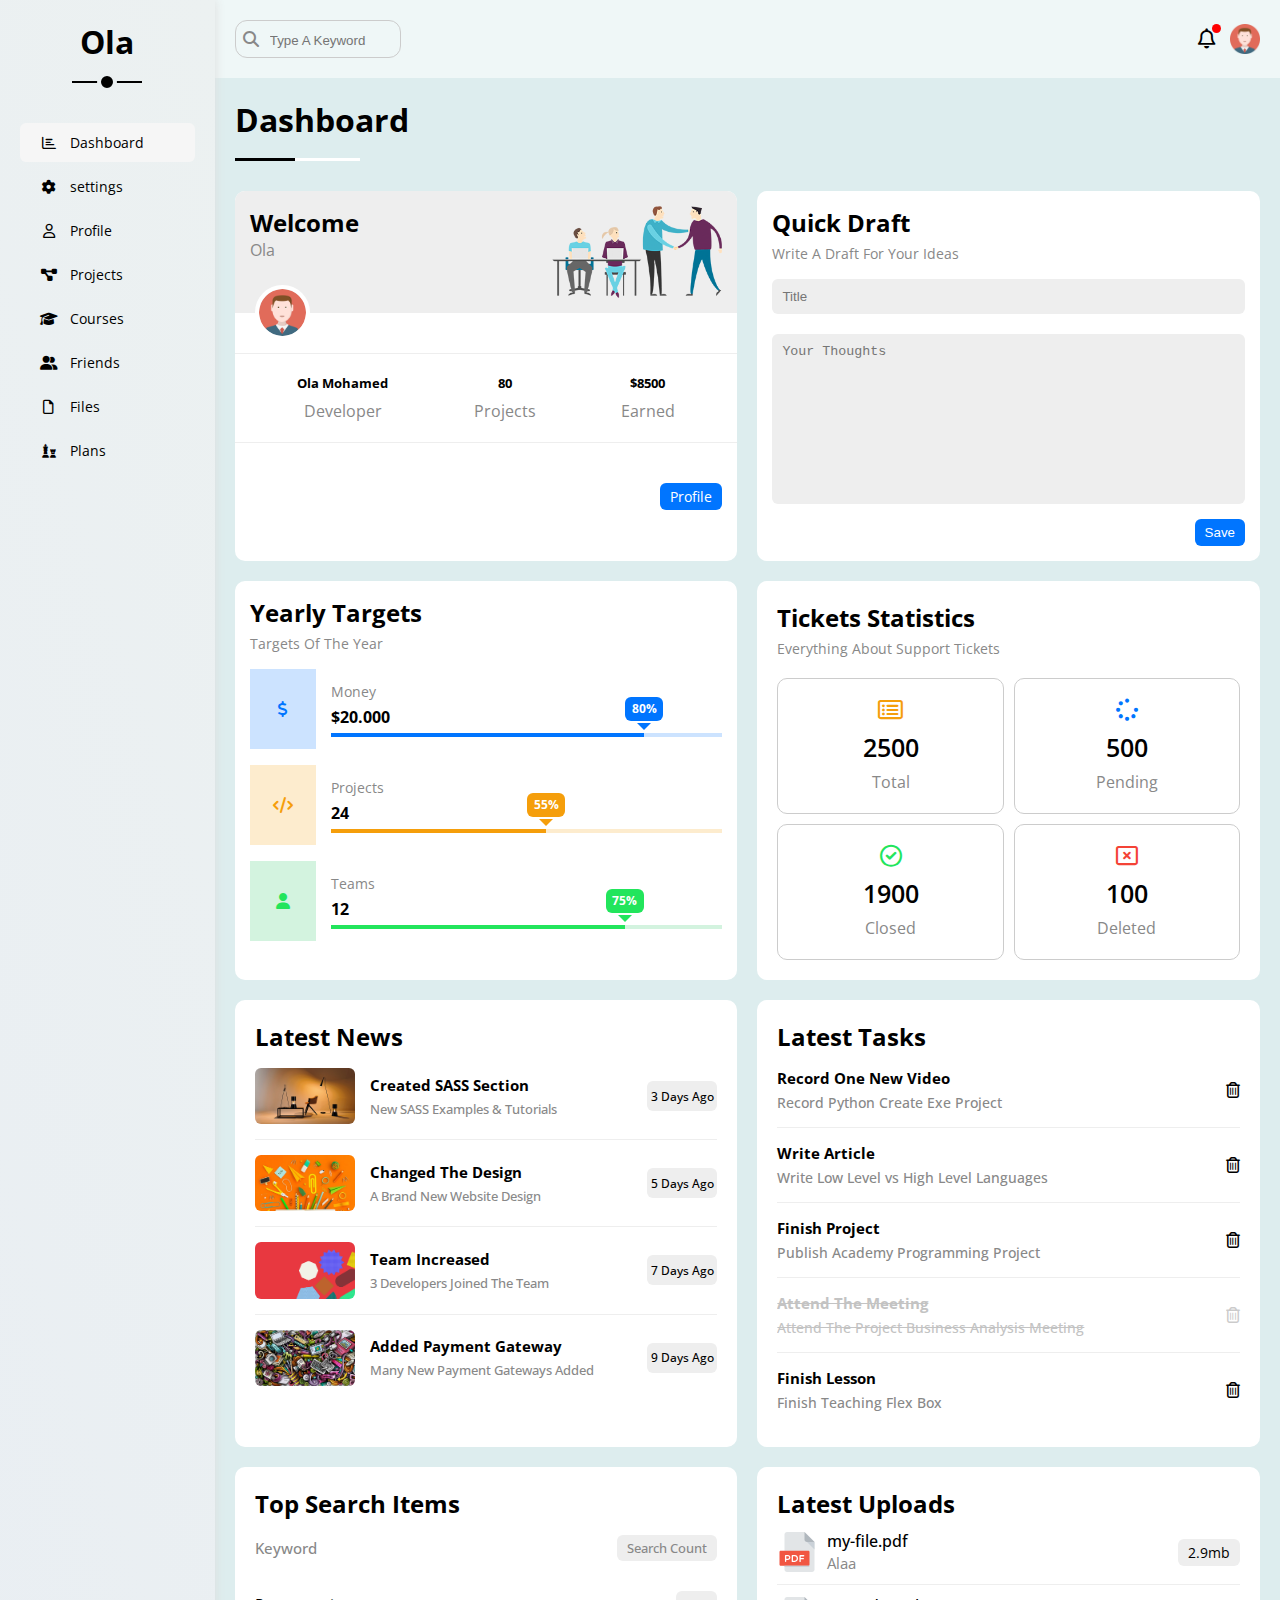
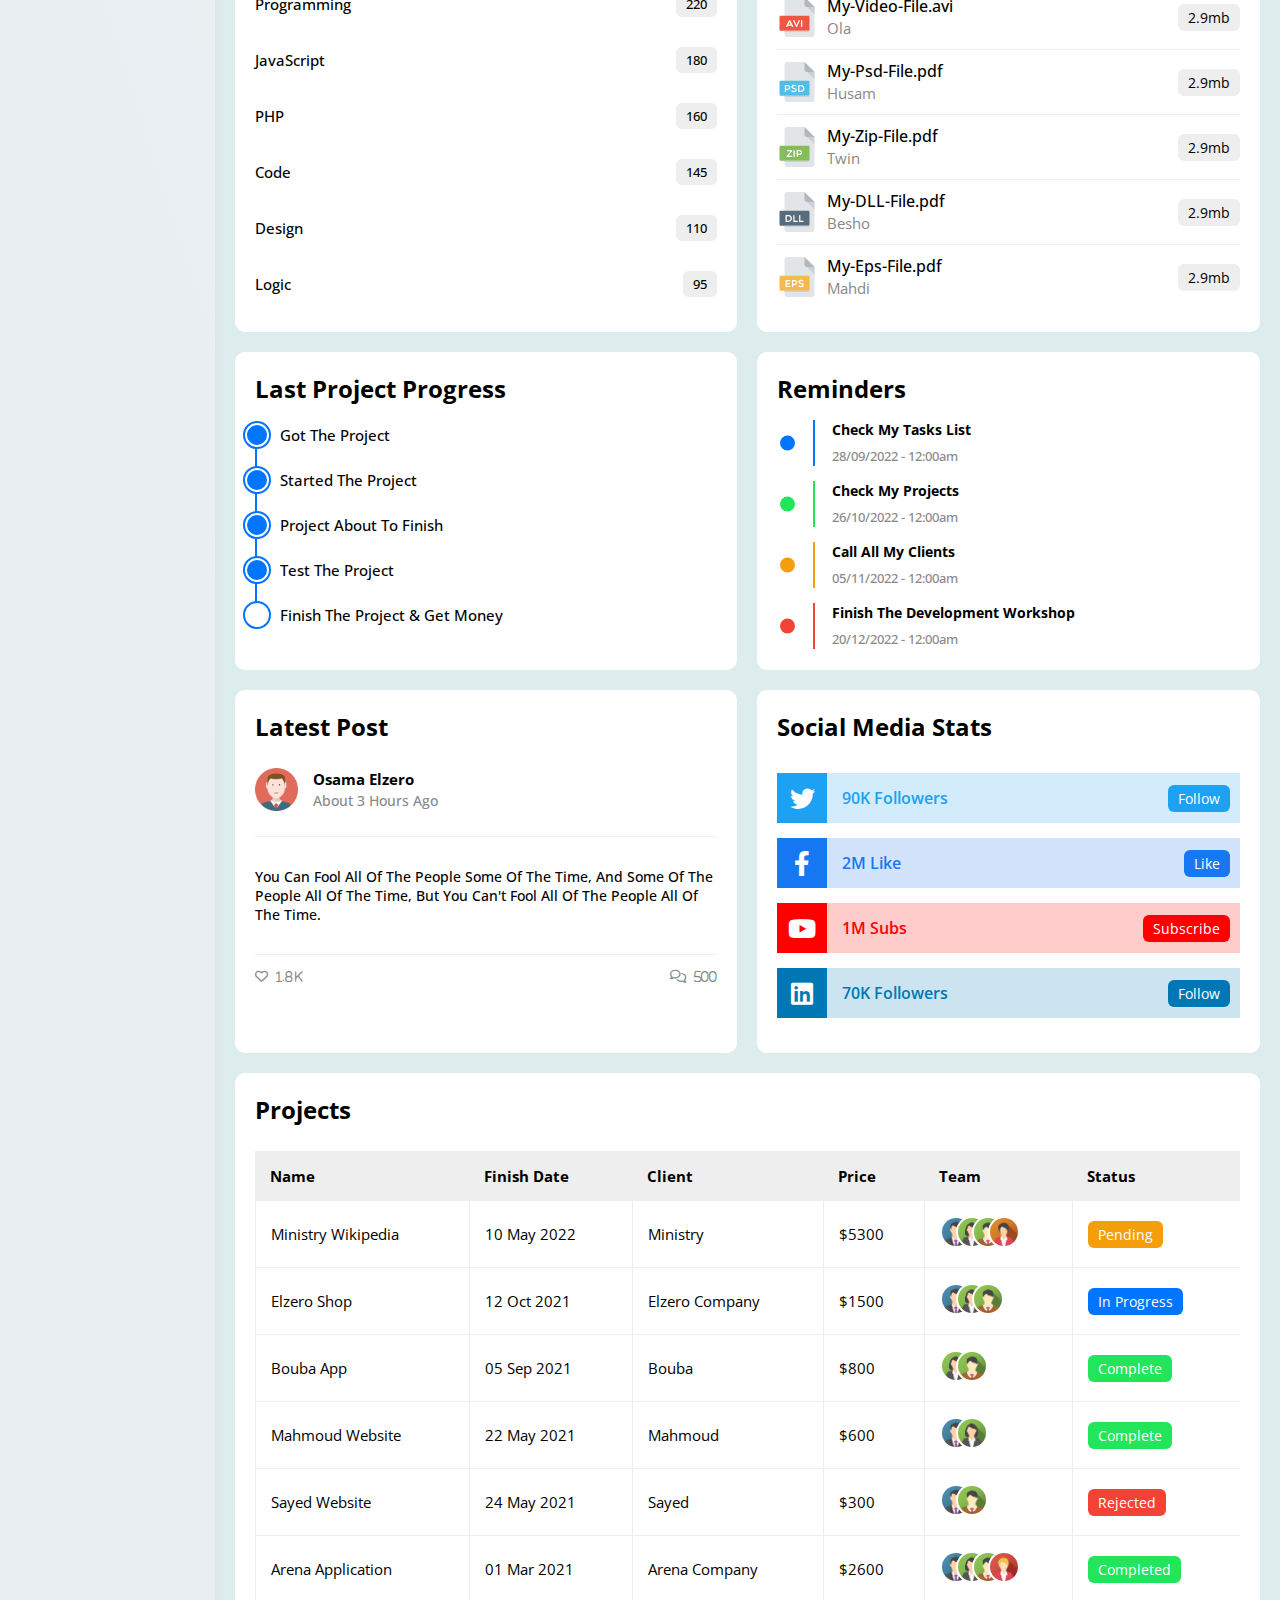
<file: index.html>
<!DOCTYPE html>
<html lang="en">
<head>
    <meta charset="UTF-8">
    <meta http-equiv="X-UA-Compatible" content="IE=edge">
    <meta name="viewport" content="width=device-width, initial-scale=1.0">
    <title>Dashboard</title>
    <!-- google font -->
    <link rel="preconnect" href="https://fonts.googleapis.com">
    <link rel="preconnect" href="https://fonts.gstatic.com" crossorigin>
    <link href="https://fonts.googleapis.com/css2?family=Alegreya+Sans:ital,wght@0,400;1,700&family=Cairo:wght@200;300;400;500;600;700;800;900&family=Fira+Sans+Condensed:wght@400;800&family=Josefin+Sans:wght@200;300;400;500;700&family=Open+Sans:wght@300;400;500;600;700;800&family=Work+Sans:wght@100;200;300;400;500;600;700;800;900&display=swap" rel="stylesheet">
    <!-- google font -->
    <link rel="stylesheet" href="assets/css/framework.css">
    <link rel="stylesheet" href="assets/css/style.css"> 
    <link rel="stylesheet" href="assets/css/externals/all.css">
    <link rel="stylesheet" href="assets/css/externals/all.min.css">
</head>
<body>
    <!--  الصفحه كلها لها كلاس مقسومه جزء شمال السايد بار وجزء يمين الكونتنت all-page  -->
    <section class="all-page d-flex"> 
        <!-- دا السايد بار  -->
        <aside class="bg-white p-20 p-relative">
            <h1 class="p-relative">Ola</h1>
            <ul>                
                <li>
                    <a class="active" href="index.html">
                        <i class="fa-regular fa-chart-bar fa-fw"></i>
                        <span>Dashboard</span> 
                    </a>
                </li> 
                <li>
                    <a href="settings.html">
                        <i class="fa-solid fa-gear fa-fw"></i>  
                        <span>settings</span> 
                    </a>
                </li> 
                <li>
                    <a href="profile.html">
                        <i class="fa-regular fa-user fa-fw"></i>  
                        <span>Profile</span> 

                    </a>
                </li> 
                <li>
                    <a href="Projects.html">
                        <i class="fa-solid fa-diagram-project fa-fw"></i>
                        <span>Projects</span> 

                    </a>
                </li> 
                <li>
                    <a href="Courses.html">
                        <i class="fa-solid fa-graduation-cap"></i>
                         <span>Courses</span> 

                    </a>
                </li> 
                <li>
                    <a href="Friends.html">
                        <i class="fa-solid fa-user-group fa-fw"></i> 
                        <span>Friends</span> 

                    </a>
                </li> 
                <li>
                    <a href="Files.html">
                        <i class="fa-regular fa-file fa-fw"></i>    
                        <span>Files</span> 

                    </a>
                </li> 
                <li>
                    <a href="Plans.html">
                        <i class="fa-solid fa-chess fa-fw"></i>  
                        <span>Plans</span> 

                    </a>
                </li> 
            </ul>
        </aside>
        <!-- دا الكونتنت اللي ع اليمين اللي هيشيل جواه المحتوي -->
        <div class="content">
            <!-- دا الناف بار بتاع الكونتنت -->
            <nav class="navbar">
                <div class="nav-input">
                    <i class="fa-solid fa-magnifying-glass"></i>
                    <input type="search" placeholder="Type A Keyword">
                </div>
                <div class="nav-noti">
                    <i class="fa-regular fa-bell"></i>
                    <img src="assets/imgs/nav/avatar.png" alt="">
                </div>
            </nav>
            <!-- السكشن الجاي دا اعتبره البودي عادي هتعمله ناف بار وهيبقي بودي عادي  -->
            <!--  دا السكشن اللي هيكون الجزء اللي ع اليمين ودا هيتكرر 8 مرات للتمن صفحات  -->
            <section class="Dashboard">
                <h1 class="main-heading">Dashboard</h1>
                <div class="holder">

                    <!-- start welcome dashboard -->
                    <div class="welcome">
                        <div class="top-wlc">
                            <div class="top-txt">
                                <h3>Welcome</h3>
                                <p>Ola</p>
                            </div>
                            <img src="assets/imgs/dash-welcome/welcome.png" alt=""> 
                            <img class="avatar" src="assets/imgs/nav/avatar.png" alt="">   
                        </div>
                        <div class="info-wlc">
                            <div class="info-details">
                                <h5>Ola Mohamed</h5>
                                <p>Developer</p>
                            </div>
                            <div class="info-details">
                                <h5>80</h5>
                                <p>Projects</p>
                            </div>
                            <div class="info-details">
                                <h5>$8500</h5>
                                <p>Earned</p>
                            </div>
                        </div>
                        <a href="profile.html" class="visit" >Profile</a>
                    </div>
                    <!-- end  welcome dashboard -->

                    <!-- start draft dashboard -->
                    <div class="Draft">
                        <div class="head-draft">
                            <h3>Quick Draft</h3>
                            <p>Write A Draft For Your Ideas</p>
                        </div>
                        <form>
                            <input type="text" placeholder="Title">
                            <textarea placeholder="Your Thoughts"></textarea>
                            <input type="submit" value="Save">
                        </form>
                        
                    </div>
                    <!-- end draft dashboard -->

                    <!-- start target dashboard -->
                    <div class="target">
                        <div class="head-target">
                            <h3>Yearly Targets</h3>
                            <p>Targets Of The Year</p>
                        </div>
                        <div class="progress">
                            <i class="fa-solid fa-dollar-sign"></i>
                            <div class="prog-info">
                                <span>Money</span>
                                <span>$20.000</span>
                                <div class="progress-line"><span style="width: 80%;" data-progress="80%" ></span></div>
                            </div>
                        </div>
                        <div class="progress">
                            <i class="fa-solid fa-code"></i>
                            <div class="prog-info">
                                <span>Projects</span>
                                <span>24</span>
                                <div class="progress-line two"><span style="width: 55%;" data-progress="55%" ></span></div>
                            </div>
                        </div>
                        <div class="progress">
                            <i class="fa-solid fa-user"></i>
                            <div class="prog-info">
                                <span>Teams</span>
                                <span>12</span>
                                <div class="progress-line three"><span style="width: 75%;" data-progress="75%" ></span></div>
                            </div>
                        </div>
                    </div>
                    <!-- end target dashboard -->

                    <!-- start tickets -->
                    <div class="tickets">
                        <div class="head-target">
                            <h3>Tickets Statistics</h3>
                            <p>Everything About Support Tickets</p>
                        </div>

                        <div class="statics">
                            <div class="static-box">
                                <i class="fa-regular fa-rectangle-list orange"></i>
                                <span>2500</span>
                                <span>Total</span>
                            </div>
                            <div class="static-box">
                                <i class="fa-solid fa-spinner blue"></i>
                                <span>500</span>
                                <span>Pending</span>
                            </div>
                            <div class="static-box">
                                <i class="fa-regular fa-circle-check green"></i>
                                <span>1900</span>
                                <span>Closed</span>
                            </div>
                            <div class="static-box">
                                <i class="fa-regular fa-rectangle-xmark red"></i>
                                <span>100</span>
                                <span>Deleted</span>
                            </div>
                        </div>
                    </div>
                    <!-- end tickets -->

                    <!-- start latest news -->
                    <div class="news">
                        <div class="head-target">
                            <h3>Latest News</h3>
                        </div>
                        <div class="news-parent">
                            <div class="news-left">
                                <img src="assets/imgs/news/news-01.png" alt="">
                                <div class="left-info">
                                    <h5>Created SASS Section</h5>
                                    <p>New SASS Examples & Tutorials</p>
                                </div>
                            </div>
                            <span>3 Days Ago</span>
                        </div>
                        <div class="news-parent">
                            <div class="news-left">
                                <img src="assets/imgs/news/news-02.png" alt="">
                                <div class="left-info">
                                    <h5>Changed The Design</h5>
                                    <p>A Brand New Website Design</p>
                                </div>
                            </div>
                            <span>5 Days Ago</span>
                        </div>
                        <div class="news-parent">
                            <div class="news-left">
                                <img src="assets/imgs/news/news-03.png" alt="">
                                <div class="left-info">
                                    <h5>Team Increased</h5>
                                    <p>3 Developers Joined The Team</p>
                                </div>
                            </div>
                            <span>7 Days Ago</span>
                        </div>
                        <div class="news-parent">
                            <div class="news-left">
                                <img src="assets/imgs/news/news-04.png" alt="">
                                <div class="left-info">
                                    <h5>Added Payment Gateway</h5>
                                    <p>Many New Payment Gateways Added</p>
                                </div>
                            </div>
                            <span>9 Days Ago</span>
                        </div>
                        

                    </div>
                    <!-- end latest news -->

                    <!-- start tasks -->
                    <div class="tasks">
                        <div class="head-target">
                            <h3>Latest Tasks</h3>
                        </div>
                        <div class="task-parent">
                            <div class="task-info">
                                <h5>Record One New Video</h5>
                                <p>Record Python Create Exe Project</p>
                            </div>
                            <i class="fa-regular fa-trash-can"></i>
                        </div>
                        <div class="task-parent">
                            <div class="task-info">
                                <h5>Write Article</h5>
                                <p>Write Low Level vs High Level Languages</p>
                            </div>
                            <i class="fa-regular fa-trash-can trash"></i>
                        </div>
                        <div class="task-parent">
                            <div class="task-info">
                                <h5>Finish Project</h5>
                                <p>Publish Academy Programming Project</p>
                            </div>
                            <i class="fa-regular fa-trash-can"></i>
                        </div>
                        <div class="task-parent deleted">
                            <div class="task-info">
                                <h5>Attend The Meeting</h5>
                                <p>Attend The Project Business Analysis Meeting</p>
                            </div>
                            <i class="fa-regular fa-trash-can"></i>
                        </div>
                        <div class="task-parent">
                            <div class="task-info">
                                <h5>Finish Lesson</h5>
                                <p>Finish Teaching Flex Box</p>
                            </div>
                            <i class="fa-regular fa-trash-can"></i>
                        </div>
                        
                    </div>
                    <!-- end tasks -->

                    <!-- start search -->
                    <div class="search">
                        <div class="head-target">
                            <h3>Top Search Items</h3>
                        </div>
                        <div class="search-row">
                            <span class="header-row">Keyword</span>
                            <span class="header-row">Search Count</span>
                        </div>
                        <div class="search-row">
                            <span>Programming</span>
                            <span>220</span>
                        </div>
                        <div class="search-row">
                            <span>JavaScript</span>
                            <span>180</span>
                        </div>
                        <div class="search-row">
                            <span>PHP</span>
                            <span>160</span>
                        </div>
                        <div class="search-row">
                            <span>Code</span>
                            <span>145</span>
                        </div>
                        <div class="search-row">
                            <span>Design</span>
                            <span>110</span>
                        </div>
                        <div class="search-row">
                            <span>Logic</span>
                            <span>95</span>
                        </div>
                    </div>
                    <!-- end search -->

                    <!-- start uploads -->
                    <div class="uploads">
                        <div class="head-target">
                            <h3>Latest Uploads</h3>
                        </div>
                        <div class="uploads-parent">
                            <div class="upload-left">
                                <img src="assets/imgs/uploads/pdf.svg" alt="">
                                <div class="left-upload-info">
                                    <p>my-file.pdf</p>
                                    <span>Alaa</span>
                                </div>    
                            </div>
                            <span>2.9mb</span>
                        </div>
                        <div class="uploads-parent">
                            <div class="upload-left">
                                <img src="assets/imgs/uploads/avi.svg" alt="">
                                <div class="left-upload-info">
                                    <p>My-Video-File.avi</p>
                                    <span>Ola</span>
                                </div>    
                            </div>
                            <span>2.9mb</span>
                        </div>
                        <div class="uploads-parent">
                            <div class="upload-left">
                                <img src="assets/imgs/uploads/psd.svg" alt="">
                                <div class="left-upload-info">
                                    <p>My-Psd-File.pdf</p>
                                    <span>Husam</span>
                                </div>    
                            </div>
                            <span>2.9mb</span>
                        </div>
                        <div class="uploads-parent">
                            <div class="upload-left">
                                <img src="assets/imgs/uploads/zip.svg" alt="">
                                <div class="left-upload-info">
                                    <p>My-Zip-File.pdf</p>
                                    <span>Twin</span>
                                </div>    
                            </div>
                            <span>2.9mb</span>
                        </div>
                        <div class="uploads-parent">
                            <div class="upload-left">
                                <img src="assets/imgs/uploads/dll.svg" alt="">
                                <div class="left-upload-info">
                                    <p>My-DLL-File.pdf</p>
                                    <span>Besho</span>
                                </div>    
                            </div>
                            <span>2.9mb</span>
                        </div>
                        <div class="uploads-parent">
                            <div class="upload-left">
                                <img src="assets/imgs/uploads/eps.svg" alt="">
                                <div class="left-upload-info">
                                    <p>My-Eps-File.pdf</p>
                                    <span>Mahdi</span>
                                </div>    
                            </div>
                            <span>2.9mb</span>
                        </div>
                    </div>
                    <!-- end uploads -->

                    <!-- start Projects -->
                    <div class="projects">
                        <div class="head-target">
                            <h3>Last Project Progress</h3>
                        </div>
                        <ul class="projects-parent">
                            <li>Got The Project</li>
                            <li>Started The Project</li>
                            <li>Project About To Finish</li>
                            <li>Test The Project</li>
                            <li>Finish The Project & Get Money</li>
                        </ul>
                    </div>
                    <!-- end Projects -->

                    <!-- start reminders -->
                    <div class="reminders">
                        <div class="head-target">
                            <h3>Reminders</h3>
                        </div>


                        <div class="reminders-parent">
                            <div class="reminder-row">
                                <p>Check My Tasks List</p>
                                <span>28/09/2022 - 12:00am</span>
                            </div>
                            <div class="reminder-row green">
                                <p>Check My Projects</p>
                                <span>26/10/2022 - 12:00am</span>
                            </div>
                            <div class="reminder-row orange">
                                <p>Call All My Clients</p>
                                <span>05/11/2022 - 12:00am</span>
                            </div>
                            <div class="reminder-row red">
                                <p>Finish The Development Workshop</p>
                                <span>20/12/2022 - 12:00am</span>
                            </div>
                        </div>  
                        
                        
                    </div>
                    <!-- end reminders -->

                    <!-- start post -->
                    <div class="post">
                        <div class="head-target">
                            <h3>Latest Post</h3>
                        </div>
                        <div class="head-post">
                            <img src="assets/imgs/nav/avatar.png" alt="">
                            <div class="head-post-info">
                                <p>Osama Elzero</p>
                                <span>About 3 Hours Ago</span>
                            </div>  
                        </div>
                        <div class="post-body">
                            <p>You Can Fool All Of The People Some Of The Time, And Some Of The People All Of The Time, But You Can't Fool All Of The People All Of The Time.</p>
                        </div>
                        <div class="foot-post">
                            <i class="fa-regular fa-heart"><span> 1.8 K</span></i>
                            <i class="fa-regular fa-comments"><span> 500</span></i>
                        </div>
                    </div>
                    <!-- end post -->

                    <!-- start social -->
                    <div class="social">
                        <div class="head-target">
                            <h3>Social Media Stats</h3>
                        </div>
                        <div class="rows-parent">
                            <div class="social-row">
                                <div class="left-social-row">
                                    <i class="fa-brands fa-twitter"></i>
                                    <span>90K Followers</span>
                                </div>
                                <a href="#">Follow</a>
                            </div>
                            <div class="social-row scnd">
                                <div class="left-social-row two">
                                    <i class="fa-brands fa-facebook-f"></i>
                                    <span>2M Like</span>
                                </div>
                                <a href="#">Like</a>
                            </div>
                            <div class="social-row third">
                                <div class="left-social-row three">
                                    <i class="fa-brands fa-youtube"></i>
                                    <span>1M Subs</span>
                                </div>
                                <a href="#">Subscribe</a>
                            </div>
                            <div class="social-row fourth">
                                <div class="left-social-row four">
                                    <i class="fa-brands fa-linkedin"></i>
                                    <span>70K Followers</span>
                                </div>
                                <a href="#">Follow</a>
                            </div>
                        </div>
                        
                    </div>
                    <!-- end social -->

                    <!-- start table -->
                    <div class="table">
                        <div class="head-target">
                            <h3>Projects</h3>
                        </div>
                        <div class="responsive-table">
                            <table>
                                <thead>
                                  <tr>
                                    <td>Name</td>
                                    <td>Finish Date</td>
                                    <td>Client</td>
                                    <td>Price</td>
                                    <td>Team</td>
                                    <td>Status</td>
                                  </tr>
                                </thead>
                                <tbody>
                                    <tr>
                                        <td>Ministry Wikipedia</td>
                                        <td>10 May 2022</td>
                                        <td>Ministry</td>
                                        <td>$5300</td>
                                        <td>
                                            <img src="assets/imgs/table/team-01.png" alt="">
                                            <img src="assets/imgs/table/team-02.png" alt="">
                                            <img src="assets/imgs/table/team-03.png" alt="">
                                            <img src="assets/imgs/table/team-04.png" alt="">
                                        </td>
                                        <td><a class="orangebtn" href="#">Pending</a></td>
                                    </tr>
                                    <tr>
                                        <td>Elzero Shop</td>
                                        <td>12 Oct 2021</td>
                                        <td>Elzero Company</td>
                                        <td>$1500</td>
                                        <td>
                                            <img src="assets/imgs/table/team-01.png" alt="">
                                            <img src="assets/imgs/table/team-02.png" alt="">
                                            <img src="assets/imgs/table/team-03.png" alt="">
                                        </td>
                                        <td><a class="bluebtn" href="#">In Progress</a></td>
                                    </tr>
                                    <tr>
                                        <td>Bouba App</td>
                                        <td>05 Sep 2021</td>
                                        <td>Bouba</td>
                                        <td>$800</td>
                                        <td>
                                            <img src="assets/imgs/table/team-02.png" alt="">
                                            <img src="assets/imgs/table/team-03.png" alt="">
                                        </td>
                                        <td><a class="greenbtn" href="#">Complete</a></td>
                                    </tr>
                                    <tr>
                                        <td>Mahmoud Website</td>
                                        <td>22 May 2021</td>
                                        <td>Mahmoud</td>
                                        <td>$600</td>
                                        <td>
                                            <img src="assets/imgs/table/team-01.png" alt="">
                                            <img src="assets/imgs/table/team-02.png" alt="">
                                        </td>
                                        <td><a class="greenbtn" href="#">Complete</a></td>
                                    </tr>
                                    <tr>
                                        <td>Sayed Website</td>
                                        <td>24 May 2021</td>
                                        <td>Sayed</td>
                                        <td>$300</td>
                                        <td>
                                            <img src="assets/imgs/table/team-01.png" alt="">
                                            <img src="assets/imgs/table/team-03.png" alt="">
                                        </td>
                                        <td><a class="redbtn" href="#">Rejected</a></td>
                                    </tr>
                                    <tr>
                                        <td>Arena Application</td>
                                        <td>01 Mar 2021	</td>
                                        <td>Arena Company</td>
                                        <td>$2600</td>
                                        <td>
                                            <img src="assets/imgs/table/team-01.png" alt="">
                                            <img src="assets/imgs/table/team-02.png" alt="">
                                            <img src="assets/imgs/table/team-03.png" alt="">
                                            <img src="assets/imgs/table/team-05.png" alt="">
                                        </td>
                                        <td><a class="greenbtn" href="#">Completed</a></td>
                                    </tr>
                                </tbody>
                            </table>
                        </div>
                    </div>
                    
                    <!-- end table -->
                </div> 

            </section>
        </div>
    </section>
     
</body>
</html>
</file>
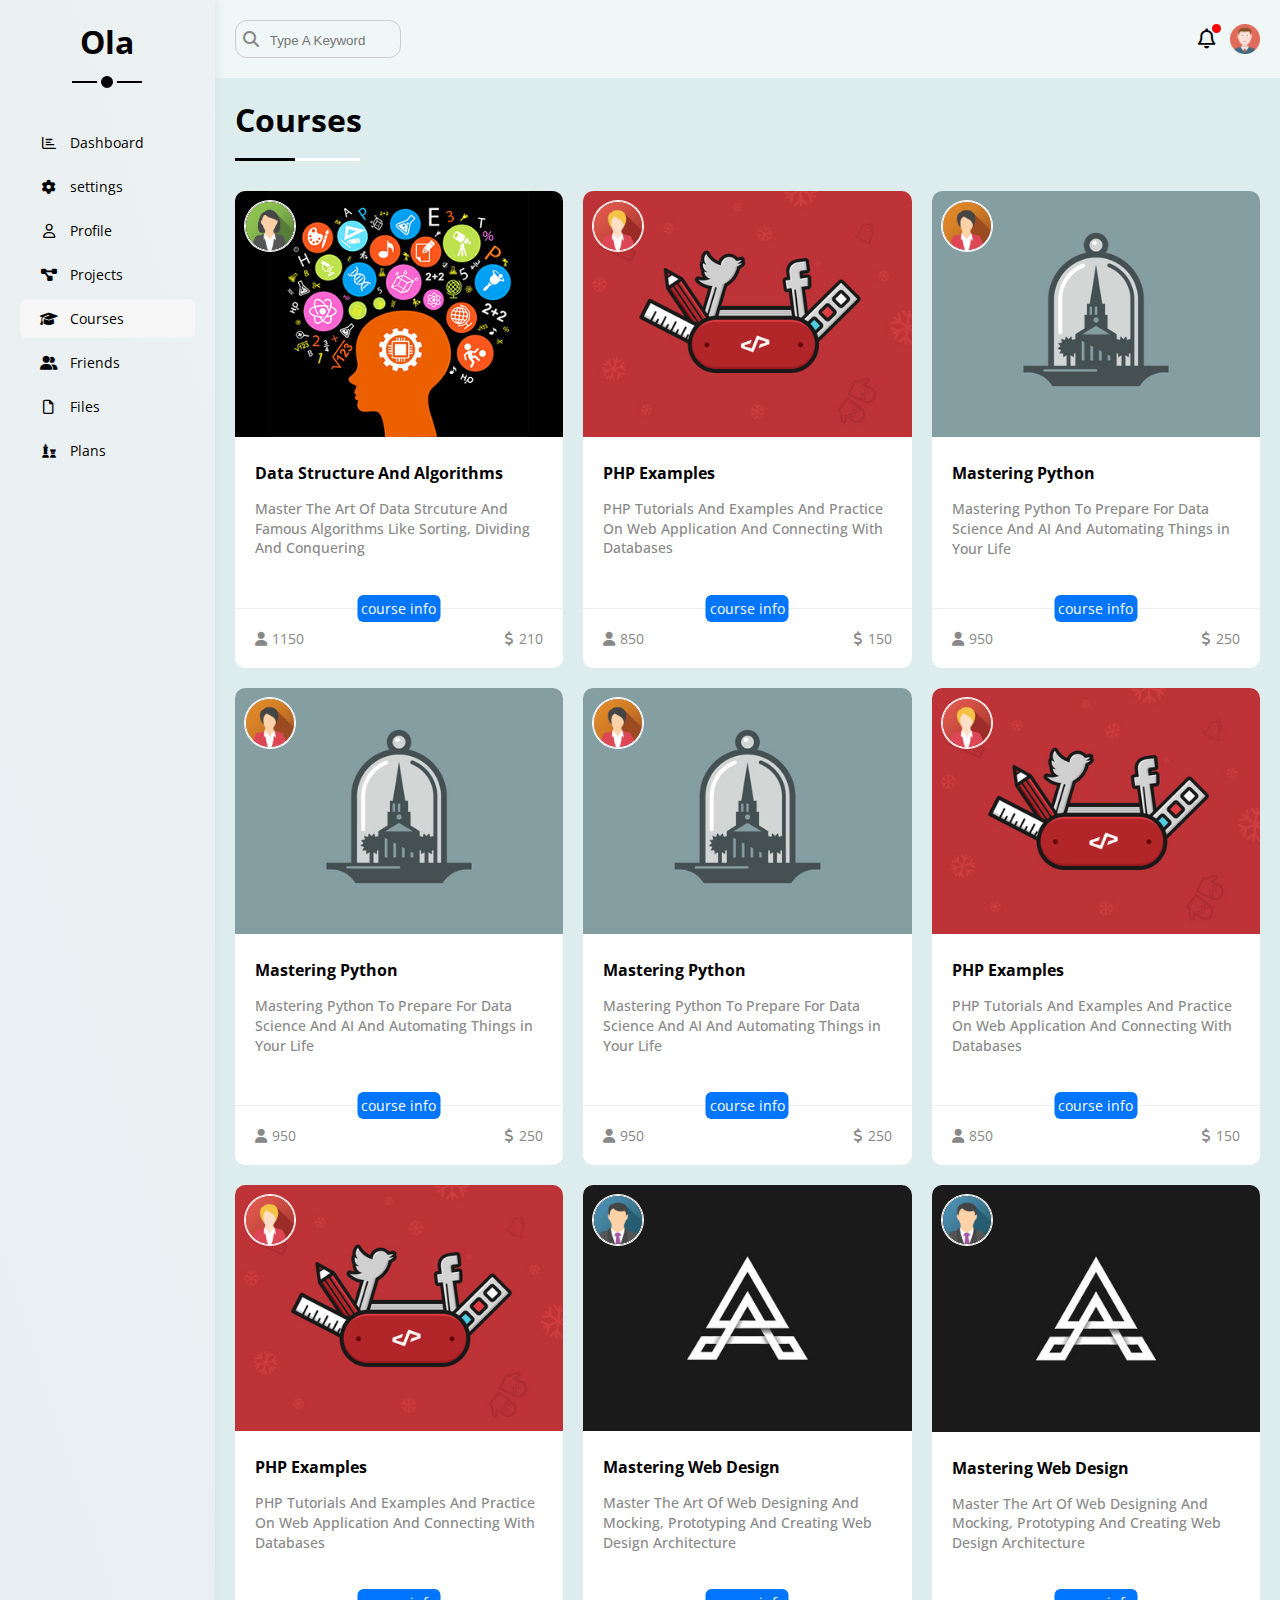
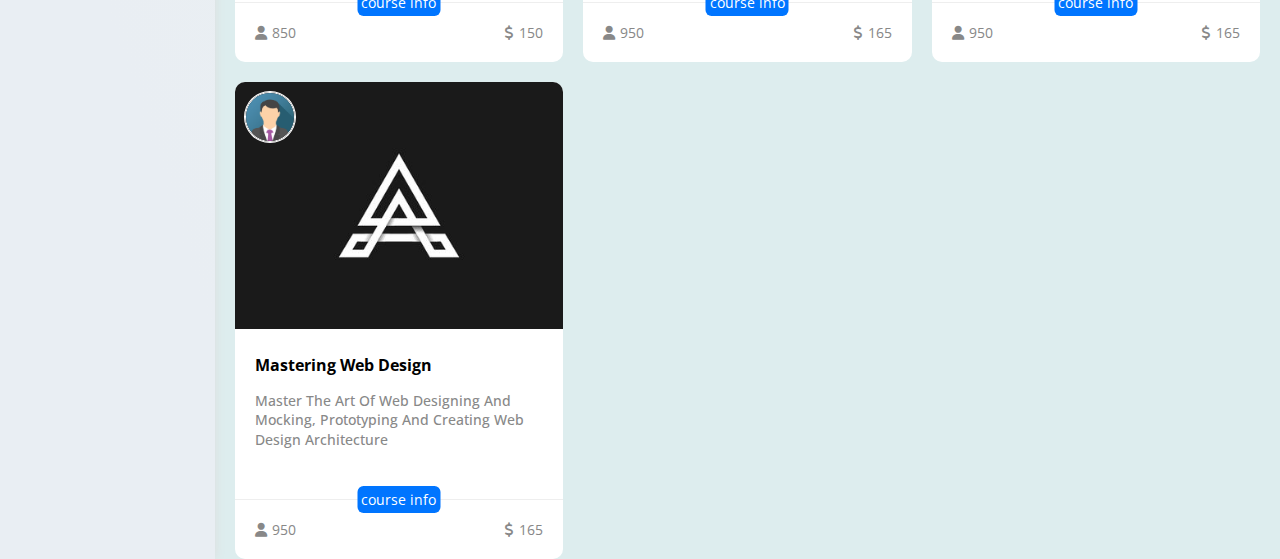
<file: Courses.html>
<!DOCTYPE html>
<html lang="en">
<head>
    <meta charset="UTF-8">
    <meta http-equiv="X-UA-Compatible" content="IE=edge">
    <meta name="viewport" content="width=device-width, initial-scale=1.0">
    <title>Courses</title>
    <!-- google font -->
    <link rel="preconnect" href="https://fonts.googleapis.com">
    <link rel="preconnect" href="https://fonts.gstatic.com" crossorigin>
    <link href="https://fonts.googleapis.com/css2?family=Alegreya+Sans:ital,wght@0,400;1,700&family=Cairo:wght@200;300;400;500;600;700;800;900&family=Fira+Sans+Condensed:wght@400;800&family=Josefin+Sans:wght@200;300;400;500;700&family=Open+Sans:wght@300;400;500;600;700;800&family=Work+Sans:wght@100;200;300;400;500;600;700;800;900&display=swap" rel="stylesheet">
    <!-- google font -->
    <link rel="stylesheet" href="assets/css/framework.css">
    <link rel="stylesheet" href="assets/css/style.css"> 
    <link rel="stylesheet" href="assets/css/externals/all.css">
    <link rel="stylesheet" href="assets/css/externals/all.min.css">
</head>
<body>
    <!--  الصفحه كلها لها كلاس مقسومه جزء شمال السايد بار وجزء يمين الكونتنت all-page  -->
    <section class="all-page d-flex"> 
        <!-- دا السايد بار  -->
        <aside class="bg-white p-20 p-relative">
            <h1 class="p-relative">Ola</h1>
            <ul>                
                <li>
                    <a href="index.html">
                        <i class="fa-regular fa-chart-bar fa-fw"></i>
                        <span>Dashboard</span> 
                    </a>
                </li> 
                <li>
                    <a  href="settings.html">
                        <i class="fa-solid fa-gear fa-fw"></i>  
                        <span>settings</span> 
                    </a>
                </li> 
                <li>
                    <a href="profile.html">
                        <i class="fa-regular fa-user fa-fw"></i>  
                        <span>Profile</span> 

                    </a>
                </li> 
                <li>
                    <a href="Projects.html">
                        <i class="fa-solid fa-diagram-project fa-fw"></i>
                        <span>Projects</span> 

                    </a>
                </li> 
                <li>
                    <a class="active" href="Courses.html">
                        <i class="fa-solid fa-graduation-cap"></i>
                         <span>Courses</span> 

                    </a>
                </li> 
                <li>
                    <a href="Friends.html">
                        <i class="fa-solid fa-user-group fa-fw"></i> 
                        <span>Friends</span> 

                    </a>
                </li> 
                <li>
                    <a href="Files.html">
                        <i class="fa-regular fa-file fa-fw"></i>    
                        <span>Files</span> 

                    </a>
                </li> 
                <li>
                    <a href="Plans.html">
                        <i class="fa-solid fa-chess fa-fw"></i>  
                        <span>Plans</span> 

                    </a>
                </li> 
            </ul>
        </aside>
        <!-- دا الكونتنت اللي ع اليمين اللي هيشيل جواه المحتوي -->
        <div class="content">
            <!-- دا الناف بار بتاع الكونتنت -->
            <nav class="navbar">
                <div class="nav-input">
                    <i class="fa-solid fa-magnifying-glass"></i>
                    <input type="search" placeholder="Type A Keyword">
                </div>
                <div class="nav-noti">
                    <i class="fa-regular fa-bell"></i>
                    <img src="assets/imgs/nav/avatar.png" alt="">
                </div>
            </nav>
            <!-- السكشن الجاي دا اعتبره البودي عادي هتعمله ناف بار وهيبقي بودي عادي  -->
            <!--  دا السكشن اللي هيكون الجزء اللي ع اليمين ودا هيتكرر 8 مرات للتمن صفحات  -->
            <section class="courses">
                <!-- general checkbox -->
                <!-- =========================== -->
                <!-- <label>
                    <input class="toggle-checkbox" type="checkbox" checked>
                    <div class="toggle-switch"></div>
                </label> -->
                <!-- ============================ -->
                <!-- general checkbox -->
                <h1 class="main-heading">Courses</h1>

                <div class="courses-parent">
                    <div class="course-card">
                        <img src="assets/imgs/course/course-02.jpg" alt="">
                        <div class="course-card-body">
                            <h3>Data Structure And Algorithms</h3>
                            <p>Master The Art Of Data Strcuture And Famous Algorithms Like Sorting, Dividing And Conquering</p>
                        </div>
                        <div class="course-card-foot">
                            <span class="profile-icn">1150</span>
                            <span class="dollar-icn">210</span>
                            <span class="course-info">course info</span>
                        </div>
                        <img class="avatar-course-card" src="assets/imgs/table/team-02.png" alt="">
                    </div>
                    <div class="course-card">
                        <img src="assets/imgs/course/course-05.jpg" alt="">
                        <div class="course-card-body">
                            <h3>PHP Examples</h3>
                            <p>PHP Tutorials And Examples And Practice On Web Application And Connecting With Databases</p>
                        </div>
                        <div class="course-card-foot">
                            <span class="profile-icn">850</span>
                            <span class="dollar-icn">150</span>
                            <span class="course-info">course info</span>
                        </div>
                        <img class="avatar-course-card" src="assets/imgs/table/team-05.png" alt="">
                    </div>
                    <div class="course-card">
                        <img src="assets/imgs/course/course-04.jpg" alt="">
                        <div class="course-card-body">
                            <h3>Mastering Python</h3>
                            <p>Mastering Python To Prepare For Data Science And AI And Automating Things in Your Life</p>
                        </div>
                        <div class="course-card-foot">
                            <span class="profile-icn">950</span>
                            <span class="dollar-icn">250</span>
                            <span class="course-info">course info</span>
                        </div>
                        <img class="avatar-course-card" src="assets/imgs/table/team-04.png" alt="">
                    </div>
                    <div class="course-card">
                        <img src="assets/imgs/course/course-04.jpg" alt="">
                        <div class="course-card-body">
                            <h3>Mastering Python</h3>
                            <p>Mastering Python To Prepare For Data Science And AI And Automating Things in Your Life</p>
                        </div>
                        <div class="course-card-foot">
                            <span class="profile-icn">950</span>
                            <span class="dollar-icn">250</span>
                            <span class="course-info">course info</span>
                        </div>
                        <img class="avatar-course-card" src="assets/imgs/table/team-04.png" alt="">
                    </div>
                    <div class="course-card">
                        <img src="assets/imgs/course/course-04.jpg" alt="">
                        <div class="course-card-body">
                            <h3>Mastering Python</h3>
                            <p>Mastering Python To Prepare For Data Science And AI And Automating Things in Your Life</p>
                        </div>
                        <div class="course-card-foot">
                            <span class="profile-icn">950</span>
                            <span class="dollar-icn">250</span>
                            <span class="course-info">course info</span>
                        </div>
                        <img class="avatar-course-card" src="assets/imgs/table/team-04.png" alt="">
                    </div>
                    <div class="course-card">
                        <img src="assets/imgs/course/course-05.jpg" alt="">
                        <div class="course-card-body">
                            <h3>PHP Examples</h3>
                            <p>PHP Tutorials And Examples And Practice On Web Application And Connecting With Databases</p>
                        </div>
                        <div class="course-card-foot">
                            <span class="profile-icn">850</span>
                            <span class="dollar-icn">150</span>
                            <span class="course-info">course info</span>
                        </div>
                        <img class="avatar-course-card" src="assets/imgs/table/team-05.png" alt="">
                    </div>
                    <div class="course-card">
                        <img src="assets/imgs/course/course-05.jpg" alt="">
                        <div class="course-card-body">
                            <h3>PHP Examples</h3>
                            <p>PHP Tutorials And Examples And Practice On Web Application And Connecting With Databases</p>
                        </div>
                        <div class="course-card-foot">
                            <span class="profile-icn">850</span>
                            <span class="dollar-icn">150</span>
                            <span class="course-info">course info</span>
                        </div>
                        <img class="avatar-course-card" src="assets/imgs/table/team-05.png" alt="">
                    </div>
                    <div class="course-card">
                        <img src="assets/imgs/course/course-01.jpg" alt="">
                        <div class="course-card-body">
                            <h3>Mastering Web Design</h3>
                            <p>Master The Art Of Web Designing And Mocking, Prototyping And Creating Web Design Architecture</p>
                        </div>
                        <div class="course-card-foot">
                            <span class="profile-icn">950</span>
                            <span class="dollar-icn">165</span>
                            <span class="course-info">course info</span>
                        </div>
                        <img class="avatar-course-card" src="assets/imgs/table/team-01.png" alt="">
                    </div>
                    <div class="course-card">
                        <img src="assets/imgs/course/course-01.jpg" alt="">
                        <div class="course-card-body">
                            <h3>Mastering Web Design</h3>
                            <p>Master The Art Of Web Designing And Mocking, Prototyping And Creating Web Design Architecture</p>
                        </div>
                        <div class="course-card-foot">
                            <span class="profile-icn">950</span>
                            <span class="dollar-icn">165</span>
                            <span class="course-info">course info</span>
                        </div>
                        <img class="avatar-course-card" src="assets/imgs/table/team-01.png" alt="">
                    </div>
                    <div class="course-card">
                        <img src="assets/imgs/course/course-01.jpg" alt="">
                        <div class="course-card-body">
                            <h3>Mastering Web Design</h3>
                            <p>Master The Art Of Web Designing And Mocking, Prototyping And Creating Web Design Architecture</p>
                        </div>
                        <div class="course-card-foot">
                            <span class="profile-icn">950</span>
                            <span class="dollar-icn">165</span>
                            <span class="course-info">course info</span>
                        </div>
                        <img class="avatar-course-card" src="assets/imgs/table/team-01.png" alt="">
                    </div>
                </div>
                


            </section>
        </div>
    </section>
     
</body>
</file>
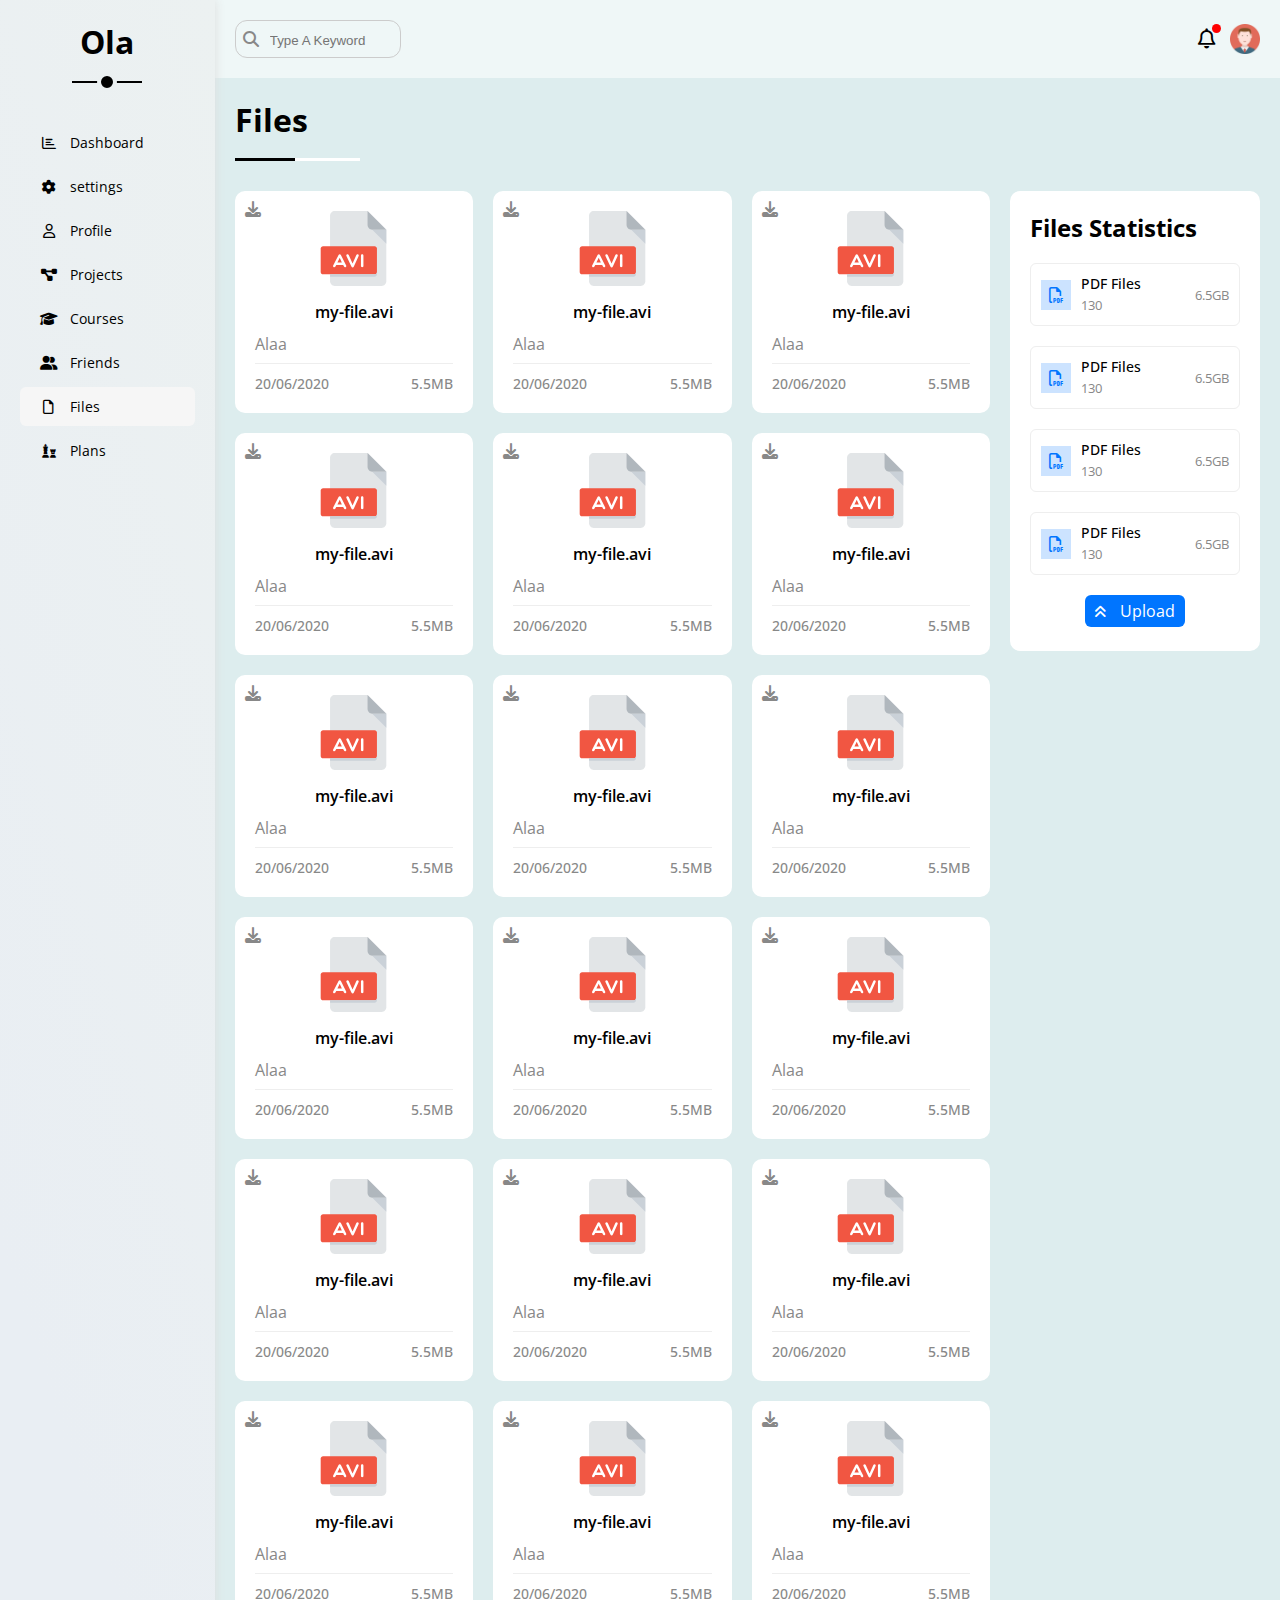
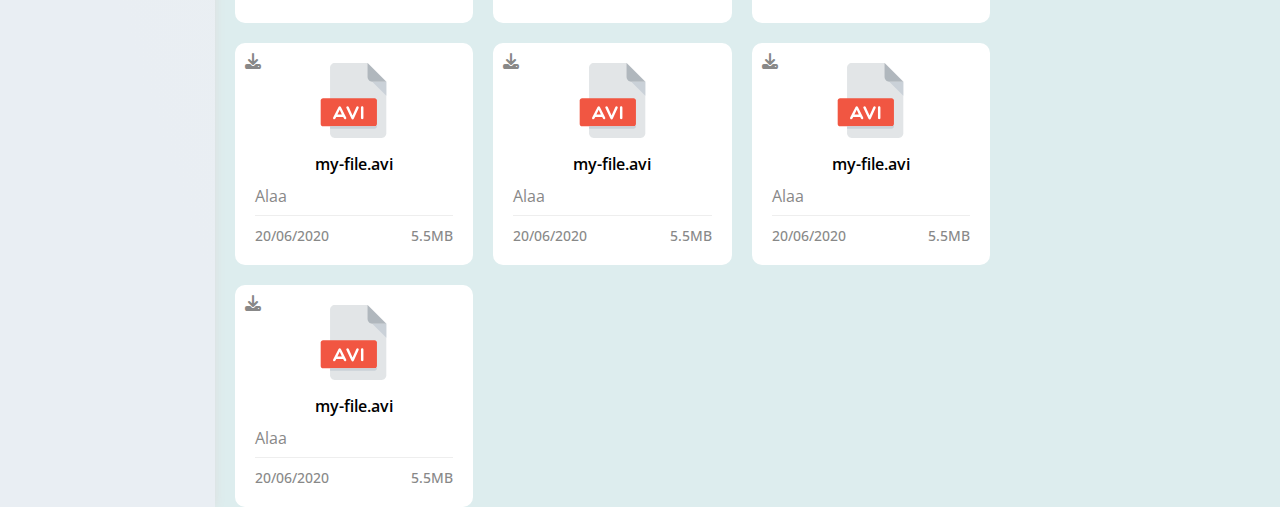
<file: Files.html>
<!DOCTYPE html>
<html lang="en">
<head>
    <meta charset="UTF-8">
    <meta http-equiv="X-UA-Compatible" content="IE=edge">
    <meta name="viewport" content="width=device-width, initial-scale=1.0">
    <title>Files</title>
    <!-- google font -->
    <link rel="preconnect" href="https://fonts.googleapis.com">
    <link rel="preconnect" href="https://fonts.gstatic.com" crossorigin>
    <link href="https://fonts.googleapis.com/css2?family=Alegreya+Sans:ital,wght@0,400;1,700&family=Cairo:wght@200;300;400;500;600;700;800;900&family=Fira+Sans+Condensed:wght@400;800&family=Josefin+Sans:wght@200;300;400;500;700&family=Open+Sans:wght@300;400;500;600;700;800&family=Work+Sans:wght@100;200;300;400;500;600;700;800;900&display=swap" rel="stylesheet">
    <!-- google font -->
    <link rel="stylesheet" href="assets/css/framework.css">
    <link rel="stylesheet" href="assets/css/style.css"> 
    <link rel="stylesheet" href="assets/css/externals/all.css">
    <link rel="stylesheet" href="assets/css/externals/all.min.css">
</head>
<body>
    <!--  الصفحه كلها لها كلاس مقسومه جزء شمال السايد بار وجزء يمين الكونتنت all-page  -->
    <section class="all-page d-flex"> 
        <!-- دا السايد بار  -->
        <aside class="bg-white p-20 p-relative">
            <h1 class="p-relative">Ola</h1>
            <ul>                
                <li>
                    <a href="index.html">
                        <i class="fa-regular fa-chart-bar fa-fw"></i>
                        <span>Dashboard</span> 
                    </a>
                </li> 
                <li>
                    <a  href="settings.html">
                        <i class="fa-solid fa-gear fa-fw"></i>  
                        <span>settings</span> 
                    </a>
                </li> 
                <li>
                    <a href="Profile.html">
                        <i class="fa-regular fa-user fa-fw"></i>  
                        <span>Profile</span> 

                    </a>
                </li> 
                <li>
                    <a href="projects.html">
                        <i class="fa-solid fa-diagram-project fa-fw"></i>
                        <span>Projects</span> 

                    </a>
                </li> 
                <li>
                    <a href="Courses.html">
                        <i class="fa-solid fa-graduation-cap"></i>
                         <span>Courses</span> 

                    </a>
                </li> 
                <li>
                    <a href="Friends.html">
                        <i class="fa-solid fa-user-group fa-fw"></i> 
                        <span>Friends</span> 

                    </a>
                </li> 
                <li>
                    <a class="active" href="Files.html">
                        <i class="fa-regular fa-file fa-fw"></i>    
                        <span>Files</span> 

                    </a>
                </li> 
                <li>
                    <a href="Plans.html">
                        <i class="fa-solid fa-chess fa-fw"></i>  
                        <span>Plans</span> 

                    </a>
                </li> 
            </ul>
        </aside>
        <!-- دا الكونتنت اللي ع اليمين اللي هيشيل جواه المحتوي -->
        <div class="content">
            <!-- دا الناف بار بتاع الكونتنت -->
            <nav class="navbar">
                <div class="nav-input">
                    <i class="fa-solid fa-magnifying-glass"></i>
                    <input type="search" placeholder="Type A Keyword">
                </div>
                <div class="nav-noti">
                    <i class="fa-regular fa-bell"></i>
                    <img src="assets/imgs/nav/avatar.png" alt="">
                </div>
            </nav>
            <!-- السكشن الجاي دا اعتبره البودي عادي هتعمله ناف بار وهيبقي بودي عادي  -->
            <!--  دا السكشن اللي هيكون الجزء اللي ع اليمين ودا هيتكرر 8 مرات للتمن صفحات  -->
            <section class="files">
                <!-- general checkbox -->
                <!-- =========================== -->
                <!-- <label>
                    <input class="toggle-checkbox" type="checkbox" checked>
                    <div class="toggle-switch"></div>
                </label> -->
                <!-- ============================ -->
                <!-- general checkbox -->
                <h1 class="main-heading">Files</h1>
                <div class="file-page">
                    <div class="files-parent">
                        <div class="file-card">
                            <div class="file-head">
                                <img src="assets/imgs/uploads/avi.svg" alt="">
                                <p>my-file.avi</p>
                                <span>Alaa</span>
                            </div>
                            <div class="file-foot">
                                <span>20/06/2020</span>
                                <span>5.5MB</span>
                            </div>
                            <i class="fa-solid fa-download"></i>
                            
                        </div>
                        <div class="file-card">
                            <div class="file-head">
                                <img src="assets/imgs/uploads/avi.svg" alt="">
                                <p>my-file.avi</p>
                                <span>Alaa</span>
                            </div>
                            <div class="file-foot">
                                <span>20/06/2020</span>
                                <span>5.5MB</span>
                            </div>
                            <i class="fa-solid fa-download"></i>
                            
                        </div>
                        <div class="file-card">
                            <div class="file-head">
                                <img src="assets/imgs/uploads/avi.svg" alt="">
                                <p>my-file.avi</p>
                                <span>Alaa</span>
                            </div>
                            <div class="file-foot">
                                <span>20/06/2020</span>
                                <span>5.5MB</span>
                            </div>
                            <i class="fa-solid fa-download"></i>
                            
                        </div>
                        <div class="file-card">
                            <div class="file-head">
                                <img src="assets/imgs/uploads/avi.svg" alt="">
                                <p>my-file.avi</p>
                                <span>Alaa</span>
                            </div>
                            <div class="file-foot">
                                <span>20/06/2020</span>
                                <span>5.5MB</span>
                            </div>
                            <i class="fa-solid fa-download"></i>
                            
                        </div>
                        <div class="file-card">
                            <div class="file-head">
                                <img src="assets/imgs/uploads/avi.svg" alt="">
                                <p>my-file.avi</p>
                                <span>Alaa</span>
                            </div>
                            <div class="file-foot">
                                <span>20/06/2020</span>
                                <span>5.5MB</span>
                            </div>
                            <i class="fa-solid fa-download"></i>
                            
                        </div>
                        <div class="file-card">
                            <div class="file-head">
                                <img src="assets/imgs/uploads/avi.svg" alt="">
                                <p>my-file.avi</p>
                                <span>Alaa</span>
                            </div>
                            <div class="file-foot">
                                <span>20/06/2020</span>
                                <span>5.5MB</span>
                            </div>
                            <i class="fa-solid fa-download"></i>
                            
                        </div>
                        <div class="file-card">
                            <div class="file-head">
                                <img src="assets/imgs/uploads/avi.svg" alt="">
                                <p>my-file.avi</p>
                                <span>Alaa</span>
                            </div>
                            <div class="file-foot">
                                <span>20/06/2020</span>
                                <span>5.5MB</span>
                            </div>
                            <i class="fa-solid fa-download"></i>
                            
                        </div>
                        <div class="file-card">
                            <div class="file-head">
                                <img src="assets/imgs/uploads/avi.svg" alt="">
                                <p>my-file.avi</p>
                                <span>Alaa</span>
                            </div>
                            <div class="file-foot">
                                <span>20/06/2020</span>
                                <span>5.5MB</span>
                            </div>
                            <i class="fa-solid fa-download"></i>
                            
                        </div>
                        <div class="file-card">
                            <div class="file-head">
                                <img src="assets/imgs/uploads/avi.svg" alt="">
                                <p>my-file.avi</p>
                                <span>Alaa</span>
                            </div>
                            <div class="file-foot">
                                <span>20/06/2020</span>
                                <span>5.5MB</span>
                            </div>
                            <i class="fa-solid fa-download"></i>
                            
                        </div>
                        <div class="file-card">
                            <div class="file-head">
                                <img src="assets/imgs/uploads/avi.svg" alt="">
                                <p>my-file.avi</p>
                                <span>Alaa</span>
                            </div>
                            <div class="file-foot">
                                <span>20/06/2020</span>
                                <span>5.5MB</span>
                            </div>
                            <i class="fa-solid fa-download"></i>
                            
                        </div>
                        <div class="file-card">
                            <div class="file-head">
                                <img src="assets/imgs/uploads/avi.svg" alt="">
                                <p>my-file.avi</p>
                                <span>Alaa</span>
                            </div>
                            <div class="file-foot">
                                <span>20/06/2020</span>
                                <span>5.5MB</span>
                            </div>
                            <i class="fa-solid fa-download"></i>
                            
                        </div>
                        <div class="file-card">
                            <div class="file-head">
                                <img src="assets/imgs/uploads/avi.svg" alt="">
                                <p>my-file.avi</p>
                                <span>Alaa</span>
                            </div>
                            <div class="file-foot">
                                <span>20/06/2020</span>
                                <span>5.5MB</span>
                            </div>
                            <i class="fa-solid fa-download"></i>
                            
                        </div>
                        <div class="file-card">
                            <div class="file-head">
                                <img src="assets/imgs/uploads/avi.svg" alt="">
                                <p>my-file.avi</p>
                                <span>Alaa</span>
                            </div>
                            <div class="file-foot">
                                <span>20/06/2020</span>
                                <span>5.5MB</span>
                            </div>
                            <i class="fa-solid fa-download"></i>
                            
                        </div>
                        <div class="file-card">
                            <div class="file-head">
                                <img src="assets/imgs/uploads/avi.svg" alt="">
                                <p>my-file.avi</p>
                                <span>Alaa</span>
                            </div>
                            <div class="file-foot">
                                <span>20/06/2020</span>
                                <span>5.5MB</span>
                            </div>
                            <i class="fa-solid fa-download"></i>
                            
                        </div>
                        <div class="file-card">
                            <div class="file-head">
                                <img src="assets/imgs/uploads/avi.svg" alt="">
                                <p>my-file.avi</p>
                                <span>Alaa</span>
                            </div>
                            <div class="file-foot">
                                <span>20/06/2020</span>
                                <span>5.5MB</span>
                            </div>
                            <i class="fa-solid fa-download"></i>
                            
                        </div>
                        <div class="file-card">
                            <div class="file-head">
                                <img src="assets/imgs/uploads/avi.svg" alt="">
                                <p>my-file.avi</p>
                                <span>Alaa</span>
                            </div>
                            <div class="file-foot">
                                <span>20/06/2020</span>
                                <span>5.5MB</span>
                            </div>
                            <i class="fa-solid fa-download"></i>
                            
                        </div>
                        <div class="file-card">
                            <div class="file-head">
                                <img src="assets/imgs/uploads/avi.svg" alt="">
                                <p>my-file.avi</p>
                                <span>Alaa</span>
                            </div>
                            <div class="file-foot">
                                <span>20/06/2020</span>
                                <span>5.5MB</span>
                            </div>
                            <i class="fa-solid fa-download"></i>
                            
                        </div>
                        <div class="file-card">
                            <div class="file-head">
                                <img src="assets/imgs/uploads/avi.svg" alt="">
                                <p>my-file.avi</p>
                                <span>Alaa</span>
                            </div>
                            <div class="file-foot">
                                <span>20/06/2020</span>
                                <span>5.5MB</span>
                            </div>
                            <i class="fa-solid fa-download"></i>
                            
                        </div>
                        <div class="file-card">
                            <div class="file-head">
                                <img src="assets/imgs/uploads/avi.svg" alt="">
                                <p>my-file.avi</p>
                                <span>Alaa</span>
                            </div>
                            <div class="file-foot">
                                <span>20/06/2020</span>
                                <span>5.5MB</span>
                            </div>
                            <i class="fa-solid fa-download"></i>
                            
                        </div>
                        <div class="file-card">
                            <div class="file-head">
                                <img src="assets/imgs/uploads/avi.svg" alt="">
                                <p>my-file.avi</p>
                                <span>Alaa</span>
                            </div>
                            <div class="file-foot">
                                <span>20/06/2020</span>
                                <span>5.5MB</span>
                            </div>
                            <i class="fa-solid fa-download"></i>
                            
                        </div>
                        <div class="file-card">
                            <div class="file-head">
                                <img src="assets/imgs/uploads/avi.svg" alt="">
                                <p>my-file.avi</p>
                                <span>Alaa</span>
                            </div>
                            <div class="file-foot">
                                <span>20/06/2020</span>
                                <span>5.5MB</span>
                            </div>
                            <i class="fa-solid fa-download"></i>
                            
                        </div>
                        <div class="file-card">
                            <div class="file-head">
                                <img src="assets/imgs/uploads/avi.svg" alt="">
                                <p>my-file.avi</p>
                                <span>Alaa</span>
                            </div>
                            <div class="file-foot">
                                <span>20/06/2020</span>
                                <span>5.5MB</span>
                            </div>
                            <i class="fa-solid fa-download"></i>
                            
                        </div>
                    </div>
                    <div class="files-statics">
                        <h3>Files Statistics</h3>
                        <div class="static-row">
                            <div class="static-row-left">
                                <i class="fa-regular fa-file-pdf"></i>
                                <div class="left-row-txt">
                                    <p>PDF Files</p>
                                    <span>130</span>
                                </div>
                            </div>
                            <span>6.5GB</span>
                        </div>
                        <div class="static-row">
                            <div class="static-row-left">
                                <i class="fa-regular fa-file-pdf"></i>
                                <div class="left-row-txt">
                                    <p>PDF Files</p>
                                    <span>130</span>
                                </div>
                            </div>
                            <span>6.5GB</span>
                        </div>
                        <div class="static-row">
                            <div class="static-row-left">
                                <i class="fa-regular fa-file-pdf"></i>
                                <div class="left-row-txt">
                                    <p>PDF Files</p>
                                    <span>130</span>
                                </div>
                            </div>
                            <span>6.5GB</span>
                        </div>
                        <div class="static-row">
                            <div class="static-row-left">
                                <i class="fa-regular fa-file-pdf"></i>
                                <div class="left-row-txt">
                                    <p>PDF Files</p>
                                    <span>130</span>
                                </div>
                            </div>
                            <span>6.5GB</span>
                        </div>
                        <a href="#"> <i class="fa-solid fa-angles-up"></i> Upload</a>
                    </div>
                </div>



            </section>
        </div>
    </section>
     
</body>
</file>
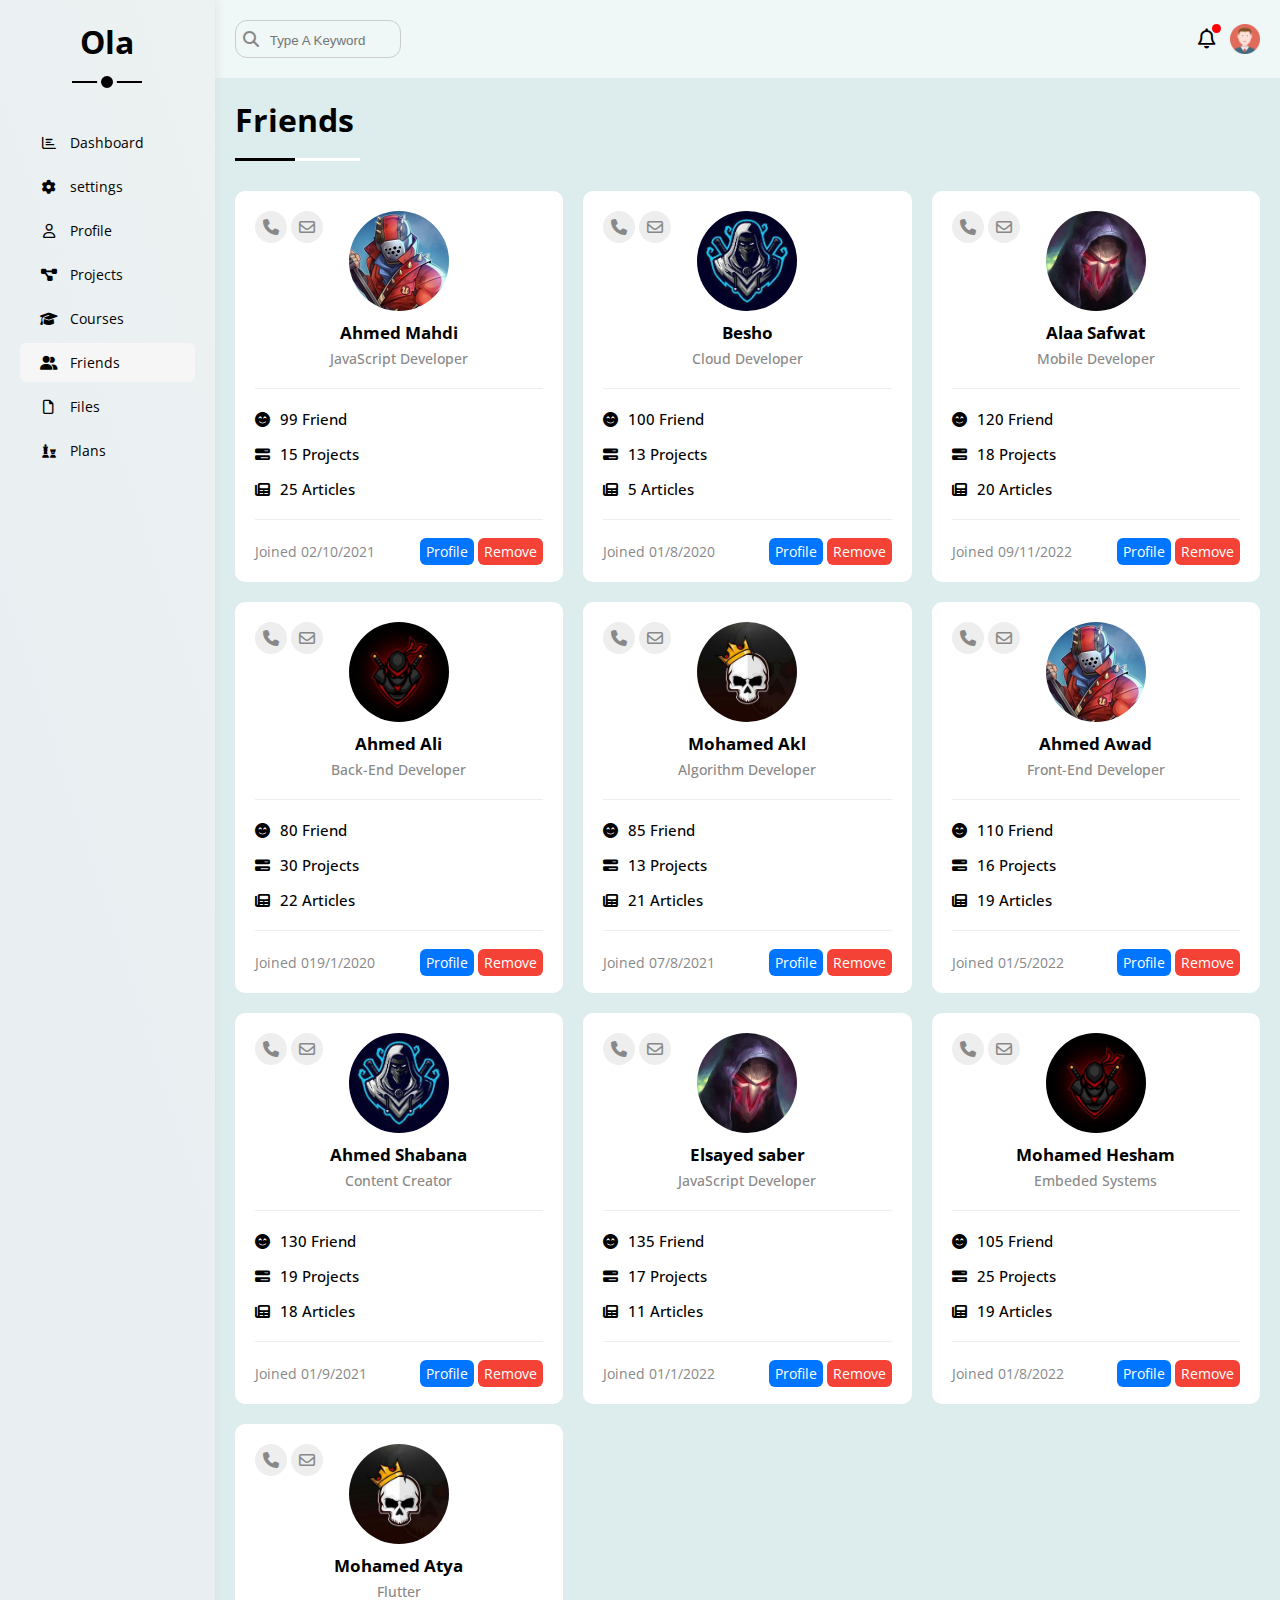
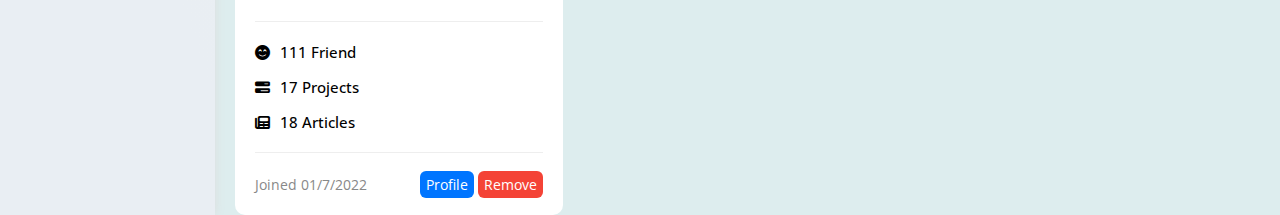
<file: Friends.html>
<!DOCTYPE html>
<html lang="en">
<head>
    <meta charset="UTF-8">
    <meta http-equiv="X-UA-Compatible" content="IE=edge">
    <meta name="viewport" content="width=device-width, initial-scale=1.0">
    <title>Friends</title>
    <!-- google font -->
    <link rel="preconnect" href="https://fonts.googleapis.com">
    <link rel="preconnect" href="https://fonts.gstatic.com" crossorigin>
    <link href="https://fonts.googleapis.com/css2?family=Alegreya+Sans:ital,wght@0,400;1,700&family=Cairo:wght@200;300;400;500;600;700;800;900&family=Fira+Sans+Condensed:wght@400;800&family=Josefin+Sans:wght@200;300;400;500;700&family=Open+Sans:wght@300;400;500;600;700;800&family=Work+Sans:wght@100;200;300;400;500;600;700;800;900&display=swap" rel="stylesheet">
    <!-- google font -->
    <link rel="stylesheet" href="assets/css/framework.css">
    <link rel="stylesheet" href="assets/css/style.css"> 
    <link rel="stylesheet" href="assets/css/externals/all.css">
    <link rel="stylesheet" href="assets/css/externals/all.min.css">
</head>
<body>
    <!--  الصفحه كلها لها كلاس مقسومه جزء شمال السايد بار وجزء يمين الكونتنت all-page  -->
    <section class="all-page d-flex"> 
        <!-- دا السايد بار  -->
        <aside class="bg-white p-20 p-relative">
            <h1 class="p-relative">Ola</h1>
            <ul>                
                <li>
                    <a href="index.html">
                        <i class="fa-regular fa-chart-bar fa-fw"></i>
                        <span>Dashboard</span> 
                    </a>
                </li> 
                <li>
                    <a  href="settings.html">
                        <i class="fa-solid fa-gear fa-fw"></i>  
                        <span>settings</span> 
                    </a>
                </li> 
                <li>
                    <a href="profile.html">
                        <i class="fa-regular fa-user fa-fw"></i>  
                        <span>Profile</span> 

                    </a>
                </li> 
                <li>
                    <a href="Projects.html">
                        <i class="fa-solid fa-diagram-project fa-fw"></i>
                        <span>Projects</span> 

                    </a>
                </li> 
                <li>
                    <a  href="Courses.html">
                        <i class="fa-solid fa-graduation-cap"></i>
                         <span>Courses</span> 

                    </a>
                </li> 
                <li>
                    <a class="active"  href="Friends.html">
                        <i class="fa-solid fa-user-group fa-fw"></i> 
                        <span>Friends</span> 

                    </a>
                </li> 
                <li>
                    <a href="Files.html">
                        <i class="fa-regular fa-file fa-fw"></i>    
                        <span>Files</span> 

                    </a>
                </li> 
                <li>
                    <a href="Plans.html">
                        <i class="fa-solid fa-chess fa-fw"></i>  
                        <span>Plans</span> 

                    </a>
                </li> 
            </ul>
        </aside>
        <!-- دا الكونتنت اللي ع اليمين اللي هيشيل جواه المحتوي -->
        <div class="content">
            <!-- دا الناف بار بتاع الكونتنت -->
            <nav class="navbar">
                <div class="nav-input">
                    <i class="fa-solid fa-magnifying-glass"></i>
                    <input type="search" placeholder="Type A Keyword">
                </div>
                <div class="nav-noti">
                    <i class="fa-regular fa-bell"></i>
                    <img src="assets/imgs/nav/avatar.png" alt="">
                </div>
            </nav>
            <!-- السكشن الجاي دا اعتبره البودي عادي هتعمله ناف بار وهيبقي بودي عادي  -->
            <!--  دا السكشن اللي هيكون الجزء اللي ع اليمين ودا هيتكرر 8 مرات للتمن صفحات  -->
            <section class="Friens">
                <!-- general checkbox -->
                <!-- =========================== -->
                <!-- <label>
                    <input class="toggle-checkbox" type="checkbox" checked>
                    <div class="toggle-switch"></div>
                </label> -->
                <!-- ============================ -->
                <!-- general checkbox -->
                <h1 class="main-heading">Friends</h1>
                <div class="friends-parent">
                    <div class="friends-card">
                        <div class="friends-card-head">
                            <img src="assets/imgs/friends/friend-01.jpg" alt="">
                            <h3>Ahmed Mahdi</h3>
                            <p>JavaScript Developer</p>
                            <div class="head-icns">
                               <a href="#"> <i class="fa-solid fa-phone"></i></a>
                                <a href="#"><i class="fa-regular fa-envelope"></i></a>
                            </div>
                        </div>
                        <ul class="friends-card-body">
                            <li>99 Friend</li>
                            <li>15 Projects</li>
                            <li>25 Articles</li>
                        </ul>
                        <div class="friends-card-foot">
                            <p>Joined 02/10/2021</p>
                            <div class="foot-btns">
                                <a href="profile.html">Profile</a>
                                <a href="#">Remove</a>
                            </div>
                        </div>
                    </div>
                    <div class="friends-card">
                        <div class="friends-card-head">
                            <img src="assets/imgs/friends/friend-02.jpg" alt="">
                            <h3>Besho</h3>
                            <p>Cloud Developer</p>
                            <div class="head-icns">
                               <a href="#"> <i class="fa-solid fa-phone"></i></a>
                                <a href="#"><i class="fa-regular fa-envelope"></i></a>
                            </div>
                        </div>
                        <ul class="friends-card-body">
                            <li>100 Friend</li>
                            <li>13 Projects</li>
                            <li>5 Articles</li>
                        </ul>
                        <div class="friends-card-foot">
                            <p>Joined 01/8/2020</p>
                            <div class="foot-btns">
                                <a href="profile.html">Profile</a>
                                <a href="#">Remove</a>
                            </div>
                        </div>
                    </div>
                    <div class="friends-card">
                        <div class="friends-card-head">
                            <img src="assets/imgs/friends/friend-03.jpg" alt="">
                            <h3>Alaa Safwat</h3>
                            <p>Mobile Developer</p>
                            <div class="head-icns">
                               <a href="#"> <i class="fa-solid fa-phone"></i></a>
                                <a href="#"><i class="fa-regular fa-envelope"></i></a>
                            </div>
                        </div>
                        <ul class="friends-card-body">
                            <li>120 Friend</li>
                            <li>18 Projects</li>
                            <li>20 Articles</li>
                        </ul>
                        <div class="friends-card-foot">
                            <p>Joined 09/11/2022</p>
                            <div class="foot-btns">
                                <a href="profile.html">Profile</a>
                                <a href="#">Remove</a>
                            </div>
                        </div>
                    </div>
                    <div class="friends-card">
                        <div class="friends-card-head">
                            <img src="assets/imgs/friends/friend-04.jpg" alt="">
                            <h3>Ahmed Ali</h3>
                            <p>Back-End Developer</p>
                            <div class="head-icns">
                               <a href="#"> <i class="fa-solid fa-phone"></i></a>
                                <a href="#"><i class="fa-regular fa-envelope"></i></a>
                            </div>
                        </div>
                        <ul class="friends-card-body">
                            <li>80 Friend</li>
                            <li>30 Projects</li>
                            <li>22 Articles</li>
                        </ul>
                        <div class="friends-card-foot">
                            <p>Joined 019/1/2020</p>
                            <div class="foot-btns">
                                <a href="profile.html">Profile</a>
                                <a href="#">Remove</a>
                            </div>
                        </div>
                    </div>
                    <div class="friends-card">
                        <div class="friends-card-head">
                            <img src="assets/imgs/friends/friend-05.jpg" alt="">
                            <h3>Mohamed Akl</h3>
                            <p>Algorithm Developer</p>
                            <div class="head-icns">
                               <a href="#"> <i class="fa-solid fa-phone"></i></a>
                                <a href="#"><i class="fa-regular fa-envelope"></i></a>
                            </div>
                        </div>
                        <ul class="friends-card-body">
                            <li>85 Friend</li>
                            <li>13 Projects</li>
                            <li>21 Articles</li>
                        </ul>
                        <div class="friends-card-foot">
                            <p>Joined 07/8/2021</p>
                            <div class="foot-btns">
                                <a href="profile.html">Profile</a>
                                <a href="#">Remove</a>
                            </div>
                        </div>
                    </div>
                    <div class="friends-card">
                        <div class="friends-card-head">
                            <img src="assets/imgs/friends/friend-01.jpg" alt="">
                            <h3>Ahmed Awad</h3>
                            <p>Front-End Developer</p>
                            <div class="head-icns">
                               <a href="#"> <i class="fa-solid fa-phone"></i></a>
                                <a href="#"><i class="fa-regular fa-envelope"></i></a>
                            </div>
                        </div>
                        <ul class="friends-card-body">
                            <li>110 Friend</li>
                            <li>16 Projects</li>
                            <li>19 Articles</li>
                        </ul>
                        <div class="friends-card-foot">
                            <p>Joined 01/5/2022</p>
                            <div class="foot-btns">
                                <a href="profile.html">Profile</a>
                                <a href="#">Remove</a>
                            </div>
                        </div>
                    </div>
                    <div class="friends-card">
                        <div class="friends-card-head">
                            <img src="assets/imgs/friends/friend-02.jpg" alt="">
                            <h3>Ahmed Shabana</h3>
                            <p>Content Creator</p>
                            <div class="head-icns">
                               <a href="#"> <i class="fa-solid fa-phone"></i></a>
                                <a href="#"><i class="fa-regular fa-envelope"></i></a>
                            </div>
                        </div>
                        <ul class="friends-card-body">
                            <li>130 Friend</li>
                            <li>19 Projects</li>
                            <li>18 Articles</li>
                        </ul>
                        <div class="friends-card-foot">
                            <p>Joined 01/9/2021</p>
                            <div class="foot-btns">
                                <a href="profile.html">Profile</a>
                                <a href="#">Remove</a>
                            </div>
                        </div>
                    </div>
                    <div class="friends-card">
                        <div class="friends-card-head">
                            <img src="assets/imgs/friends/friend-03.jpg" alt="">
                            <h3>Elsayed saber</h3>
                            <p>JavaScript Developer</p>
                            <div class="head-icns">
                               <a href="#"> <i class="fa-solid fa-phone"></i></a>
                                <a href="#"><i class="fa-regular fa-envelope"></i></a>
                            </div>
                        </div>
                        <ul class="friends-card-body">
                            <li>135 Friend</li>
                            <li>17 Projects</li>
                            <li>11 Articles</li>
                        </ul>
                        <div class="friends-card-foot">
                            <p>Joined 01/1/2022</p>
                            <div class="foot-btns">
                                <a href="profile.html">Profile</a>
                                <a href="#">Remove</a>
                            </div>
                        </div>
                    </div>
                    <div class="friends-card">
                        <div class="friends-card-head">
                            <img src="assets/imgs/friends/friend-04.jpg" alt="">
                            <h3>Mohamed Hesham</h3>
                            <p>Embeded Systems</p>
                            <div class="head-icns">
                               <a href="#"> <i class="fa-solid fa-phone"></i></a>
                                <a href="#"><i class="fa-regular fa-envelope"></i></a>
                            </div>
                        </div>
                        <ul class="friends-card-body">
                            <li>105 Friend</li>
                            <li>25 Projects</li>
                            <li>19 Articles</li>
                        </ul>
                        <div class="friends-card-foot">
                            <p>Joined 01/8/2022</p>
                            <div class="foot-btns">
                                <a href="profile.html">Profile</a>
                                <a href="#">Remove</a>
                            </div>
                        </div>
                    </div>
                    <div class="friends-card">
                        <div class="friends-card-head">
                            <img src="assets/imgs/friends/friend-05.jpg" alt="">
                            <h3>Mohamed Atya</h3>
                            <p>Flutter</p>
                            <div class="head-icns">
                               <a href="#"> <i class="fa-solid fa-phone"></i></a>
                                <a href="#"><i class="fa-regular fa-envelope"></i></a>
                            </div>
                        </div>
                        <ul class="friends-card-body">
                            <li>111 Friend</li>
                            <li>17 Projects</li>
                            <li>18 Articles</li>
                        </ul>
                        <div class="friends-card-foot">
                            <p>Joined 01/7/2022</p>
                            <div class="foot-btns">
                                <a href="profile.html">Profile</a>
                                <a href="#">Remove</a>
                            </div>
                        </div>
                    </div>
                </div>
                


            </section>
        </div>
    </section>
     
</body>
</file>
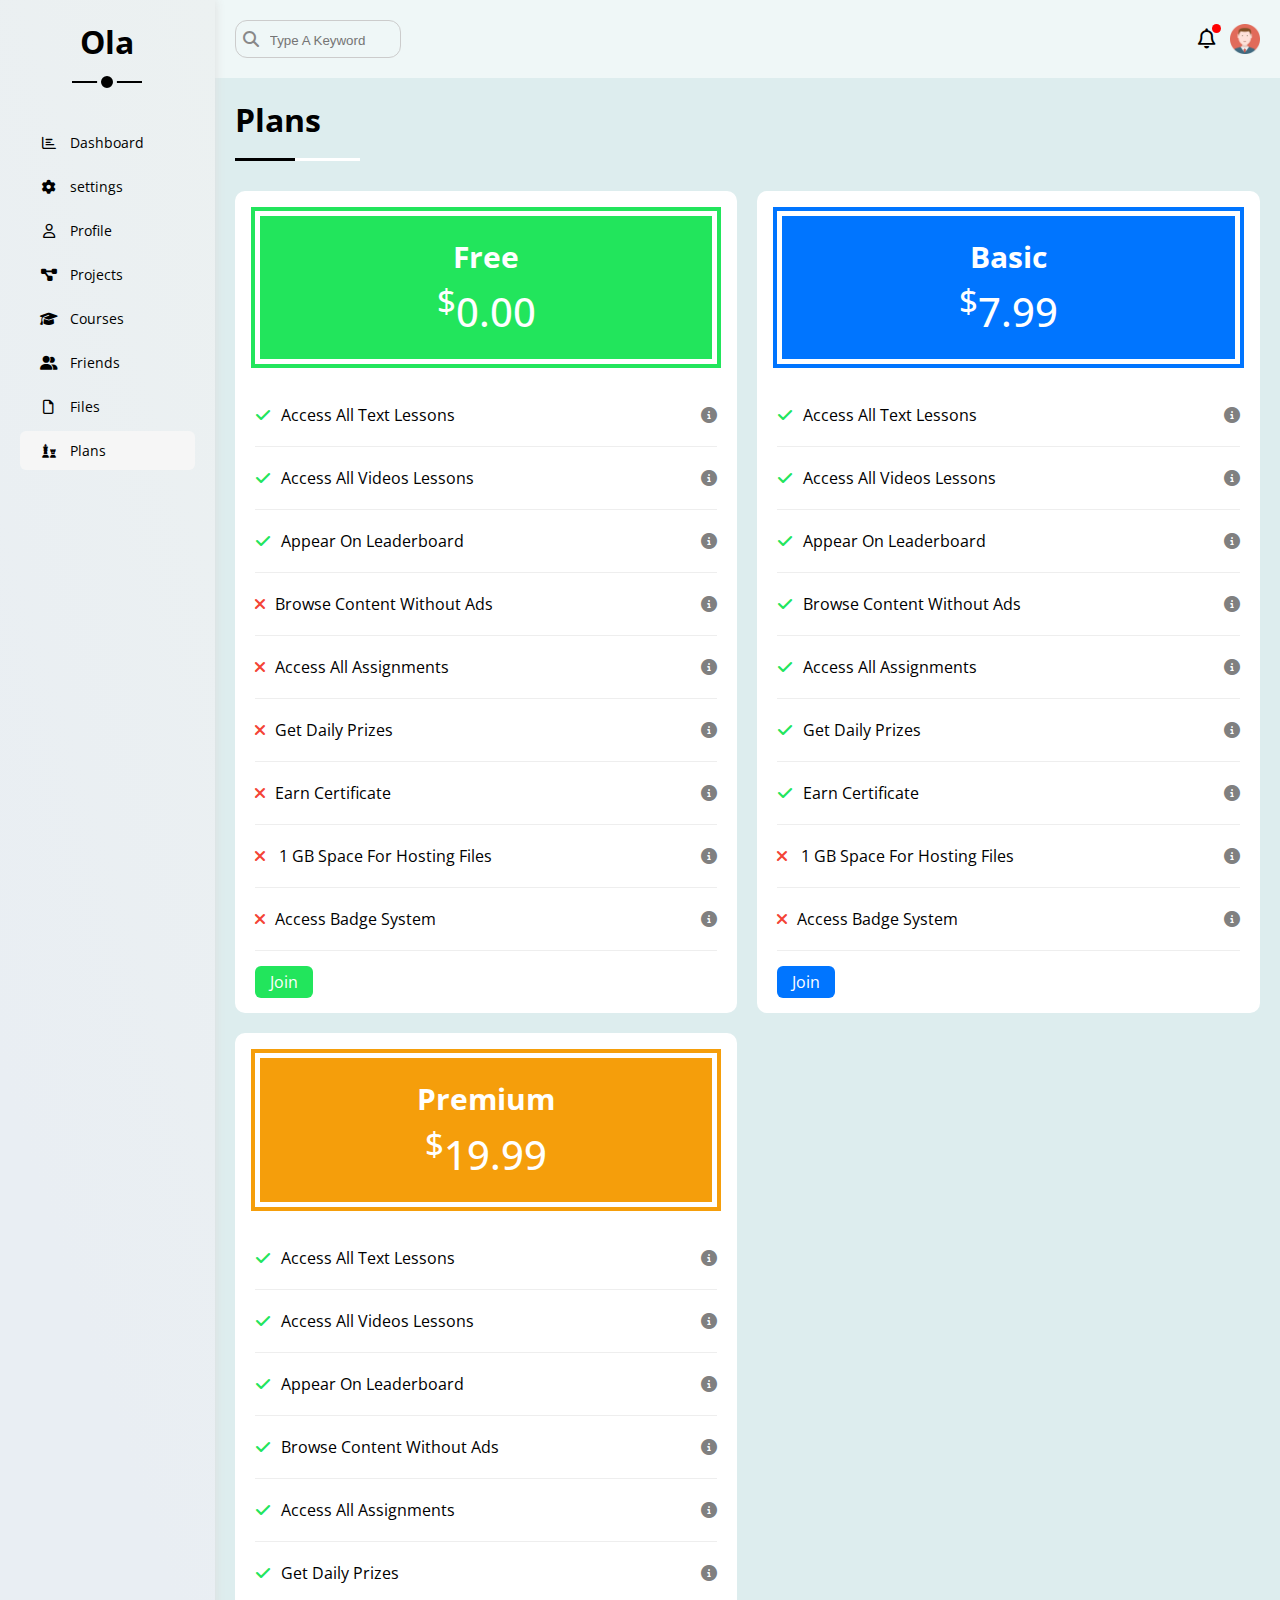
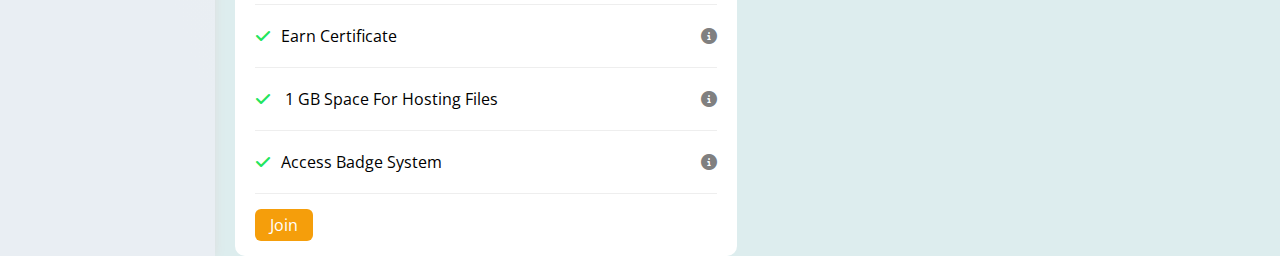
<file: Plans.html>
<!DOCTYPE html>
<html lang="en">
<head>
    <meta charset="UTF-8">
    <meta http-equiv="X-UA-Compatible" content="IE=edge">
    <meta name="viewport" content="width=device-width, initial-scale=1.0">
    <title>Plans</title>
    <!-- google font -->
    <link rel="preconnect" href="https://fonts.googleapis.com">
    <link rel="preconnect" href="https://fonts.gstatic.com" crossorigin>
    <link href="https://fonts.googleapis.com/css2?family=Alegreya+Sans:ital,wght@0,400;1,700&family=Cairo:wght@200;300;400;500;600;700;800;900&family=Fira+Sans+Condensed:wght@400;800&family=Josefin+Sans:wght@200;300;400;500;700&family=Open+Sans:wght@300;400;500;600;700;800&family=Work+Sans:wght@100;200;300;400;500;600;700;800;900&display=swap" rel="stylesheet">
    <!-- google font -->
    <link rel="stylesheet" href="assets/css/framework.css">
    <link rel="stylesheet" href="assets/css/style.css"> 
    <link rel="stylesheet" href="assets/css/externals/all.css">
    <link rel="stylesheet" href="assets/css/externals/all.min.css">
</head>
<body>
    <!--  الصفحه كلها لها كلاس مقسومه جزء شمال السايد بار وجزء يمين الكونتنت all-page  -->
    <section class="all-page d-flex"> 
        <!-- دا السايد بار  -->
        <aside class="bg-white p-20 p-relative">
            <h1 class="p-relative">Ola</h1>
            <ul>                
                <li>
                    <a href="index.html">
                        <i class="fa-regular fa-chart-bar fa-fw"></i>
                        <span>Dashboard</span> 
                    </a>
                </li> 
                <li>
                    <a  href="settings.html">
                        <i class="fa-solid fa-gear fa-fw"></i>  
                        <span>settings</span> 
                    </a>
                </li> 
                <li>
                    <a href="profile.html">
                        <i class="fa-regular fa-user fa-fw"></i>  
                        <span>Profile</span> 

                    </a>
                </li> 
                <li>
                    <a href="Projects.html">
                        <i class="fa-solid fa-diagram-project fa-fw"></i>
                        <span>Projects</span> 

                    </a>
                </li> 
                <li>
                    <a href="Courses.html">
                        <i class="fa-solid fa-graduation-cap"></i>
                         <span>Courses</span> 

                    </a>
                </li> 
                <li>
                    <a href="Friends.html">
                        <i class="fa-solid fa-user-group fa-fw"></i> 
                        <span>Friends</span> 

                    </a>
                </li> 
                <li>
                    <a href="Files.html">
                        <i class="fa-regular fa-file fa-fw"></i>    
                        <span>Files</span> 

                    </a>
                </li> 
                <li>
                    <a class="active" href="Plans.html">
                        <i class="fa-solid fa-chess fa-fw"></i>  
                        <span>Plans</span> 

                    </a>
                </li> 
            </ul>
        </aside>
        <!-- دا الكونتنت اللي ع اليمين اللي هيشيل جواه المحتوي -->
        <div class="content">
            <!-- دا الناف بار بتاع الكونتنت -->
            <nav class="navbar">
                <div class="nav-input">
                    <i class="fa-solid fa-magnifying-glass"></i>
                    <input type="search" placeholder="Type A Keyword">
                </div>
                <div class="nav-noti">
                    <i class="fa-regular fa-bell"></i>
                    <img src="assets/imgs/nav/avatar.png" alt="">
                </div>
            </nav>
            <!-- السكشن الجاي دا اعتبره البودي عادي هتعمله ناف بار وهيبقي بودي عادي  -->
            <!--  دا السكشن اللي هيكون الجزء اللي ع اليمين ودا هيتكرر 8 مرات للتمن صفحات  -->
            <section class="plans">
                <!-- general checkbox -->
                <!-- =========================== -->
                <!-- <label>
                    <input class="toggle-checkbox" type="checkbox" checked>
                    <div class="toggle-switch"></div>
                </label> -->
                <!-- ============================ -->
                <!-- general checkbox -->
                <h1 class="main-heading">Plans</h1>

                <div class="plans-parent">
                    <div class="plans-card">
                        <div class="plans-card-head">
                            <h3>Free</h3>
                            <span><sup>$</sup>0.00</span>
                        </div>
                        <div class="plans-card-body">
                            <div class="body-list"><p>Access All Text Lessons</p><a href="#"><i class="fa-solid fa-circle-info"></i></a></div>
                            <div class="body-list"><p>Access All Videos Lessons</p><a href="#"><i class="fa-solid fa-circle-info"></i></a></div>
                            <div class="body-list"><p>Appear On Leaderboard</p><a href="#"><i class="fa-solid fa-circle-info"></i></a></div>
                            <div class="body-list"><p>Browse Content Without Ads</p><a href="#"><i class="fa-solid fa-circle-info"></i></a></div>
                            <div class="body-list"><p>Access All Assignments</p><a href="#"><i class="fa-solid fa-circle-info"></i></a></div>
                            <div class="body-list"><p>Get Daily Prizes</p><a href="#"><i class="fa-solid fa-circle-info"></i></a></div>
                            <div class="body-list"><p>Earn Certificate</p><a href="#"><i class="fa-solid fa-circle-info"></i></a></div>
                            <div class="body-list"><p> 1 GB Space For Hosting Files</p><a href="#"><i class="fa-solid fa-circle-info"></i></a></div>
                            <div class="body-list"><p>Access Badge System</p><a href="#"><i class="fa-solid fa-circle-info"></i></a></div>
                        </div>
                        <a href="#">Join</a>
                    </div>
                    <div class="plans-card two-card">
                        <div class="plans-card-head">
                            <h3>Basic</h3>
                            <span><sup>$</sup>7.99</span>
                        </div>
                        <div class="plans-card-body">
                            <div class="body-list"><p>Access All Text Lessons</p><a href="#"><i class="fa-solid fa-circle-info"></i></a></div>
                            <div class="body-list"><p>Access All Videos Lessons</p><a href="#"><i class="fa-solid fa-circle-info"></i></a></div>
                            <div class="body-list"><p>Appear On Leaderboard</p><a href="#"><i class="fa-solid fa-circle-info"></i></a></div>
                            <div class="body-list"><p>Browse Content Without Ads</p><a href="#"><i class="fa-solid fa-circle-info"></i></a></div>
                            <div class="body-list"><p>Access All Assignments</p><a href="#"><i class="fa-solid fa-circle-info"></i></a></div>
                            <div class="body-list"><p>Get Daily Prizes</p><a href="#"><i class="fa-solid fa-circle-info"></i></a></div>
                            <div class="body-list"><p>Earn Certificate</p><a href="#"><i class="fa-solid fa-circle-info"></i></a></div>
                            <div class="body-list"><p> 1 GB Space For Hosting Files</p><a href="#"><i class="fa-solid fa-circle-info"></i></a></div>
                            <div class="body-list"><p>Access Badge System</p><a href="#"><i class="fa-solid fa-circle-info"></i></a></div>
                        </div>
                        <a href="#">Join</a>
                    </div>
                    <div class="plans-card three-card">
                        <div class="plans-card-head">
                            <h3>Premium</h3>
                            <span><sup>$</sup>19.99</span>
                        </div>
                        <div class="plans-card-body">
                            <div class="body-list"><p>Access All Text Lessons</p><a href="#"><i class="fa-solid fa-circle-info"></i></a></div>
                            <div class="body-list"><p>Access All Videos Lessons</p><a href="#"><i class="fa-solid fa-circle-info"></i></a></div>
                            <div class="body-list"><p>Appear On Leaderboard</p><a href="#"><i class="fa-solid fa-circle-info"></i></a></div>
                            <div class="body-list"><p>Browse Content Without Ads</p><a href="#"><i class="fa-solid fa-circle-info"></i></a></div>
                            <div class="body-list"><p>Access All Assignments</p><a href="#"><i class="fa-solid fa-circle-info"></i></a></div>
                            <div class="body-list"><p>Get Daily Prizes</p><a href="#"><i class="fa-solid fa-circle-info"></i></a></div>
                            <div class="body-list"><p>Earn Certificate</p><a href="#"><i class="fa-solid fa-circle-info"></i></a></div>
                            <div class="body-list"><p> 1 GB Space For Hosting Files</p><a href="#"><i class="fa-solid fa-circle-info"></i></a></div>
                            <div class="body-list"><p>Access Badge System</p><a href="#"><i class="fa-solid fa-circle-info"></i></a></div>
                        </div>
                        <a href="#">Join</a>
                    </div>
                </div>
                


            </section>
        </div>
    </section>
     
</body>
</file>
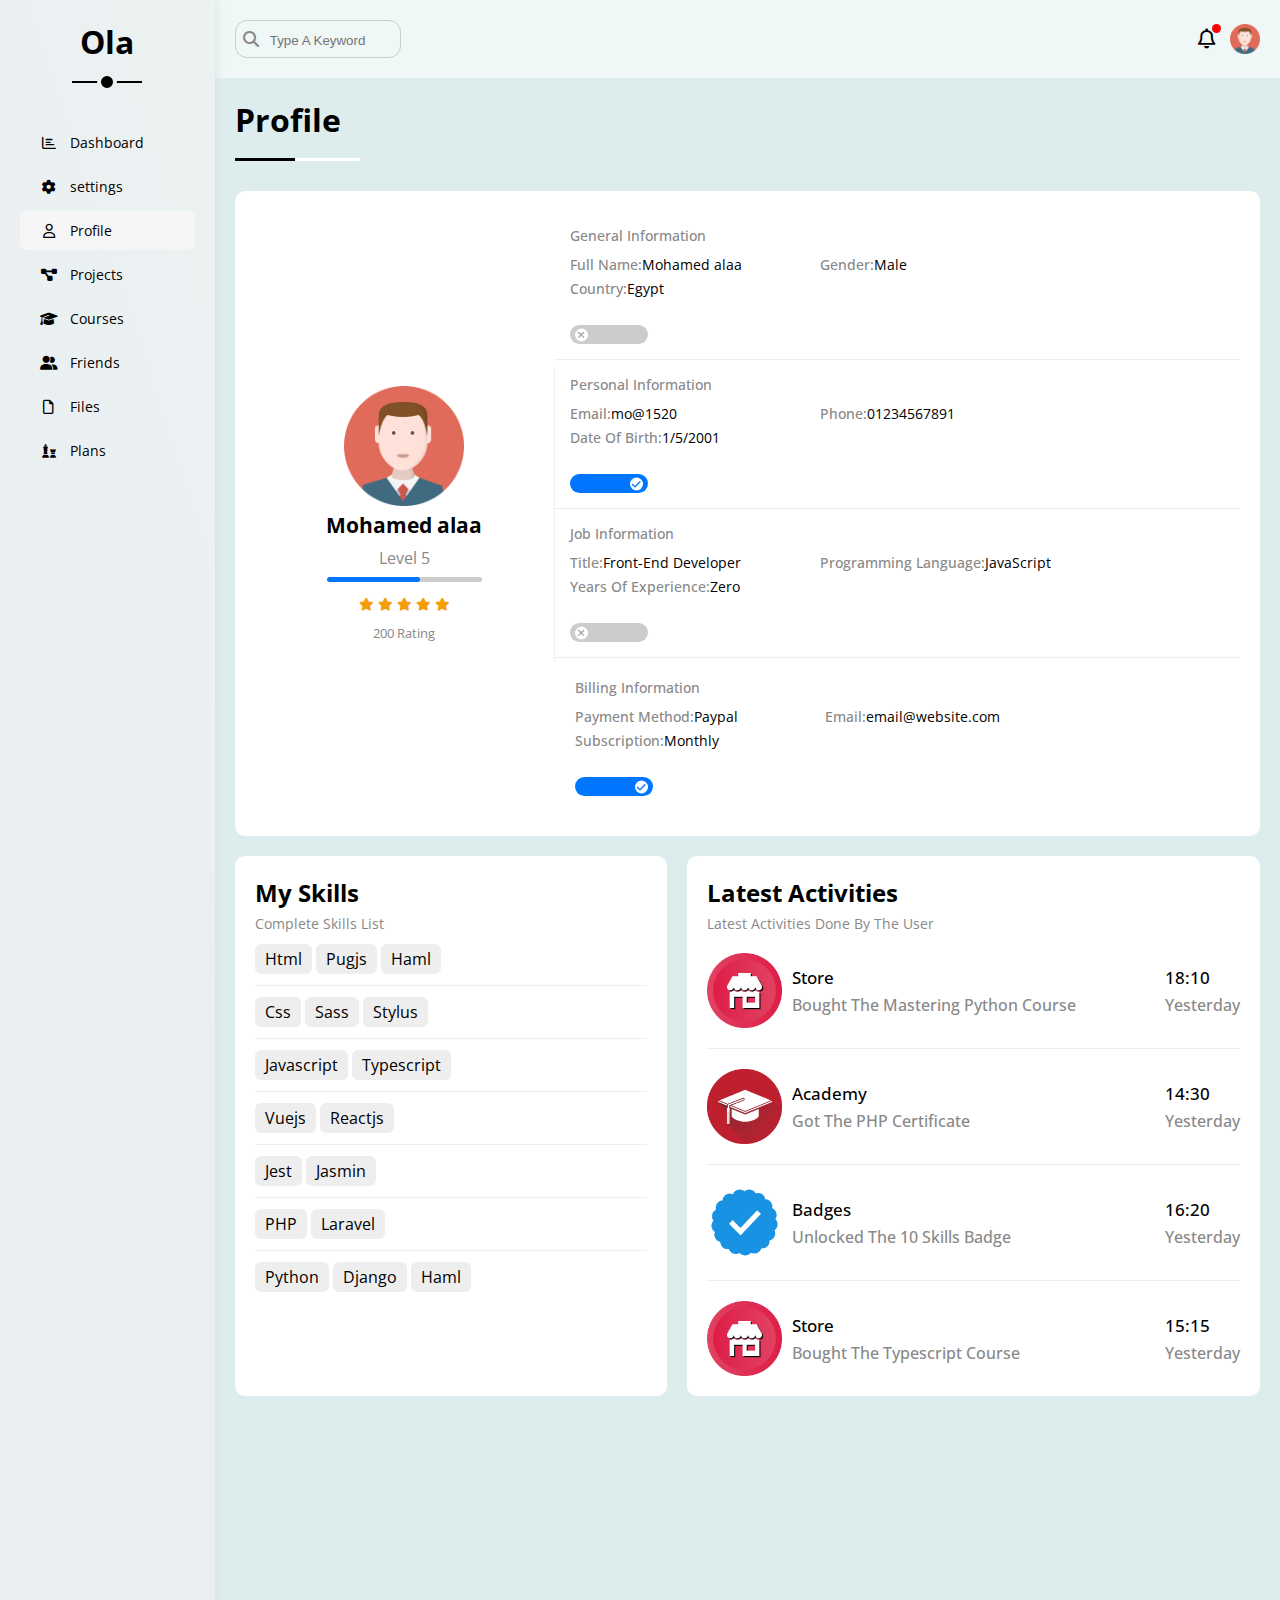
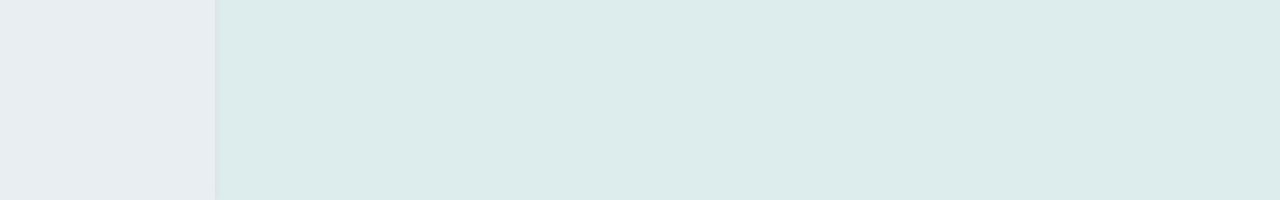
<file: profile.html>
<!DOCTYPE html>
<html lang="en">
<head>
    <meta charset="UTF-8">
    <meta http-equiv="X-UA-Compatible" content="IE=edge">
    <meta name="viewport" content="width=device-width, initial-scale=1.0">
    <title>Profile</title>
    <!-- google font -->
    <link rel="preconnect" href="https://fonts.googleapis.com">
    <link rel="preconnect" href="https://fonts.gstatic.com" crossorigin>
    <link href="https://fonts.googleapis.com/css2?family=Alegreya+Sans:ital,wght@0,400;1,700&family=Cairo:wght@200;300;400;500;600;700;800;900&family=Fira+Sans+Condensed:wght@400;800&family=Josefin+Sans:wght@200;300;400;500;700&family=Open+Sans:wght@300;400;500;600;700;800&family=Work+Sans:wght@100;200;300;400;500;600;700;800;900&display=swap" rel="stylesheet">
    <!-- google font -->
    <link rel="stylesheet" href="assets/css/framework.css">
    <link rel="stylesheet" href="assets/css/style.css"> 
    <link rel="stylesheet" href="assets/css/externals/all.css">
    <link rel="stylesheet" href="assets/css/externals/all.min.css">
</head>
<body>
    <!--  الصفحه كلها لها كلاس مقسومه جزء شمال السايد بار وجزء يمين الكونتنت all-page  -->
    <section class="all-page d-flex"> 
        <!-- دا السايد بار  -->
        <aside class="bg-white p-20 p-relative">
            <h1 class="p-relative">Ola</h1>
            <ul>                
                <li>
                    <a  href="index.html">
                        <i class="fa-regular fa-chart-bar fa-fw"></i>
                        <span>Dashboard</span> 
                    </a>
                </li> 
                <li>
                    <a href="settings.html">
                        <i class="fa-solid fa-gear fa-fw"></i>  
                        <span>settings</span> 
                    </a>
                </li> 
                <li>
                    <a class="active" href="profile.html">
                        <i class="fa-regular fa-user fa-fw"></i>  
                        <span>Profile</span> 

                    </a>
                </li> 
                <li>
                    <a href="Projects.html">
                        <i class="fa-solid fa-diagram-project fa-fw"></i>
                        <span>Projects</span> 

                    </a>
                </li> 
                <li>
                    <a href="Courses.html">
                        <i class="fa-solid fa-graduation-cap"></i>
                         <span>Courses</span> 

                    </a>
                </li> 
                <li>
                    <a href="Friends.html">
                        <i class="fa-solid fa-user-group fa-fw"></i> 
                        <span>Friends</span> 

                    </a>
                </li> 
                <li>
                    <a href="Files.html">
                        <i class="fa-regular fa-file fa-fw"></i>    
                        <span>Files</span> 

                    </a>
                </li> 
                <li>
                    <a href="Plans.html">
                        <i class="fa-solid fa-chess fa-fw"></i>  
                        <span>Plans</span> 

                    </a>
                </li> 
            </ul>
        </aside>
        <!-- دا الكونتنت اللي ع اليمين اللي هيشيل جواه المحتوي -->
        <div class="content">
            <!-- دا الناف بار بتاع الكونتنت -->
            <nav class="navbar">
                <div class="nav-input">
                    <i class="fa-solid fa-magnifying-glass"></i>
                    <input type="search" placeholder="Type A Keyword">
                </div>
                <div class="nav-noti">
                    <i class="fa-regular fa-bell"></i>
                    <img src="assets/imgs/nav/avatar.png" alt="">
                </div>
            </nav>
            <!-- السكشن الجاي دا اعتبره البودي عادي هتعمله ناف بار وهيبقي بودي عادي  -->
            <!--  دا السكشن اللي هيكون الجزء اللي ع اليمين ودا هيتكرر 8 مرات للتمن صفحات  -->
            <section class="profile">
                <h1 class="main-heading">Profile</h1>
                 <div class="profile-parent">
                    <!-- start general info -->
                    <div class="general-info">
                        <div class="left-info">
                            <img src="assets/imgs/nav/avatar.png" alt="">
                            <span>Mohamed alaa</span>
                            <span>Level 5</span>
                            <div class="info-prog"><span style="width: 60%;"></span></div>
                            <div class="star-icns">
                                <i class="fa-solid fa-star"></i>
                                <i class="fa-solid fa-star"></i>
                                <i class="fa-solid fa-star"></i>
                                <i class="fa-solid fa-star"></i>
                                <i class="fa-solid fa-star"></i>
                            </div>
                            <span>200 Rating</span>
                        </div>
                        <div class="right-info">
                            <div class="all-info">
                                <p>General Information</p>
                                <div class="personal-info">
                                    <p>Full Name:<span>Mohamed alaa</span></p>
                                    <p>Gender:<span>Male</span></p>
                                    <p>Country:<span>Egypt</span></p>
                                </div>
                                <label>
                                    <input class="toggle-checkbox" type="checkbox" >
                                    <div class="toggle-switch"></div>
                                </label>    
                            </div>
                            <div class="all-info">
                                <p>Personal Information</p>
                                <div class="personal-info">
                                    <p>Email:<span>mo@1520</span></p>
                                    <p>Phone:<span>01234567891</span></p>
                                    <p>Date Of Birth:<span>1/5/2001</span></p>
                                </div>
                                <label>
                                    <input class="toggle-checkbox" type="checkbox" checked>
                                    <div class="toggle-switch"></div>
                                </label>    
                            </div>
                            <div class="all-info">
                                <p>Job Information</p>
                                <div class="personal-info">
                                    <p>Title:<span>Front-End Developer</span></p>
                                    <p>Programming Language:<span>JavaScript</span></p>
                                    <p>Years Of Experience:<span>Zero</span></p>
                                </div>
                                <label>
                                    <input class="toggle-checkbox" type="checkbox" >
                                    <div class="toggle-switch"></div>
                                </label>    
                            </div>
                            <div class="all-info">
                                <p>Billing Information</p>
                                <div class="personal-info">
                                    <p>Payment Method:<span>Paypal</span></p>
                                    <p> Email:<span>email@website.com</span></p>
                                    <p>Subscription:<span>Monthly</span></p>
                                </div>
                                <label>
                                    <input class="toggle-checkbox" type="checkbox" checked>
                                    <div class="toggle-switch"></div>
                                </label>    
                            </div>
                        </div>
                    </div>
                    <!-- end general ingo -->
                    <!-- start skills -->
                    <div class="profile-skills">
                        <div class="head-main">
                            <h3>My Skills</h3>
                            <p>Complete Skills List</p>
                        </div>
                        <div class="prog-skills">
                            <span>Html</span>
                            <span>pugjs</span>
                            <span>haml</span>
                        </div>
                        <div class="prog-skills">
                            <span>css</span>
                            <span>sass</span>
                            <span>stylus</span>
                        </div>
                        <div class="prog-skills">
                            <span>javascript</span>
                            <span>typescript</span>
                        </div>
                        <div class="prog-skills">
                            <span>vuejs</span>
                            <span>reactjs</span>
                        </div>
                        <div class="prog-skills">
                            <span>jest</span>
                            <span>jasmin</span>
                        </div>
                        <div class="prog-skills">
                            <span>PHP</span>
                            <span>laravel</span>
                        </div>
                        <div class="prog-skills">
                            <span>python</span>
                            <span>django</span>
                            <span>haml</span>
                        </div>
                        
                    </div>
                    <!-- end skills  -->
                    <!-- start activity -->
                    <div class="activities">
                        <div class="head-main">
                            <h3>Latest Activities</h3>
                            <p>Latest Activities Done By The User</p>
                        </div>
                        <div class="activity-row">
                            <div class="act-left-row">
                                <img src="assets/imgs/activity-profile/activity-01.png" alt="">
                                <div class="left-row-txt">
                                    <span>Store</span>
                                    <p>Bought The Mastering Python Course</p>
                                </div>
                                
                            </div>
                            <div class="act-right-row">
                                <span>18:10</span>
                                <p>Yesterday</p>
                            </div>
                        </div>
                        <div class="activity-row">
                            <div class="act-left-row">
                                <img src="assets/imgs/activity-profile/activity-02.png" alt="">
                                <div class="left-row-txt">
                                    <span>Academy</span>
                                    <p>Got The PHP Certificate</p>
                                </div>
                                
                            </div>
                            <div class="act-right-row">
                                <span>14:30</span>
                                <p>Yesterday</p>
                            </div>
                        </div>
                        <div class="activity-row">
                            <div class="act-left-row">
                                <img src="assets/imgs/activity-profile/activity-03.png" alt="">
                                <div class="left-row-txt">
                                    <span>Badges</span>
                                    <p>Unlocked The 10 Skills Badge</p>
                                </div>
                                
                            </div>
                            <div class="act-right-row">
                                <span>16:20</span>
                                <p>Yesterday</p>
                            </div>
                        </div>
                        <div class="activity-row">
                            <div class="act-left-row">
                                <img src="assets/imgs/activity-profile/activity-01.png" alt="">
                                <div class="left-row-txt">
                                    <span>Store</span>
                                    <p>Bought The Typescript Course</p>
                                </div>
                                
                            </div>
                            <div class="act-right-row">
                                <span>15:15</span>
                                <p>Yesterday</p>
                            </div>
                        </div>
                    </div>
                    <!-- end activity -->
                 </div>

            </section>
        </div>
    </section>
     
</body>
</html>
</file>
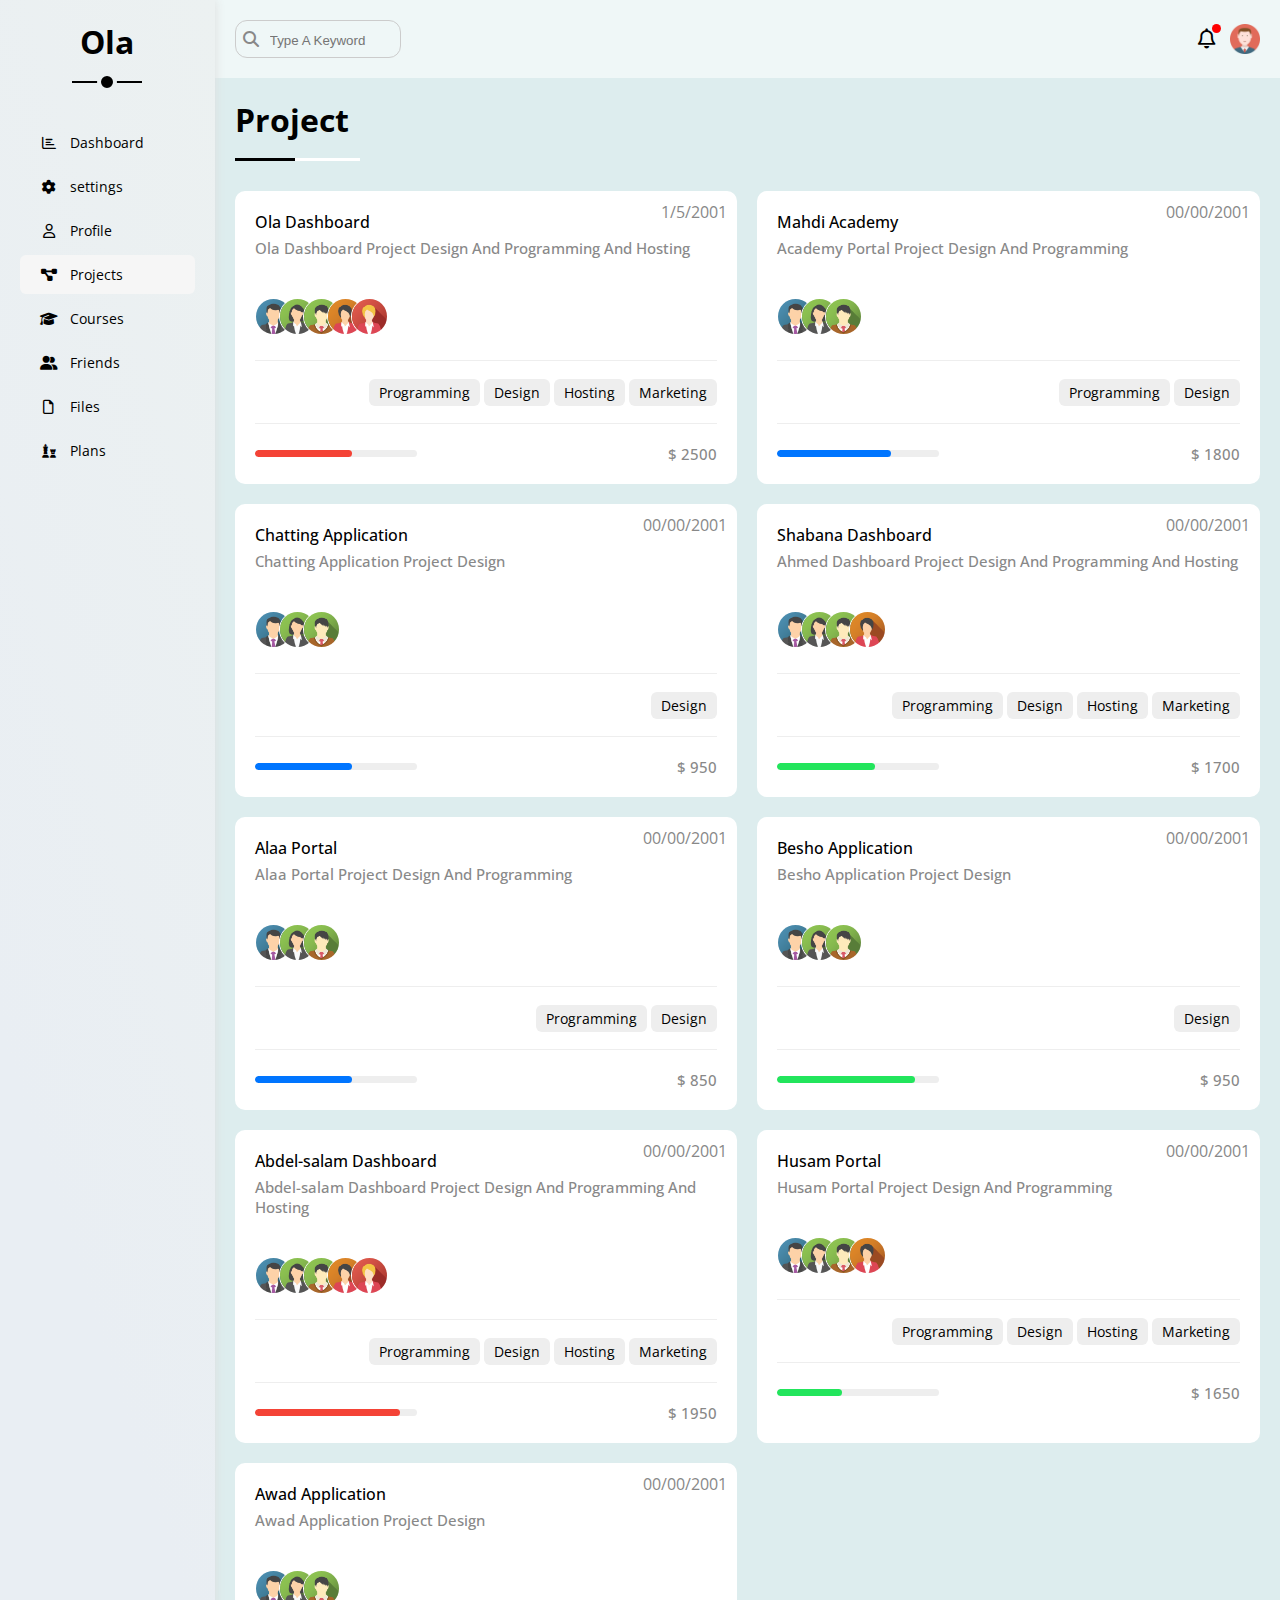
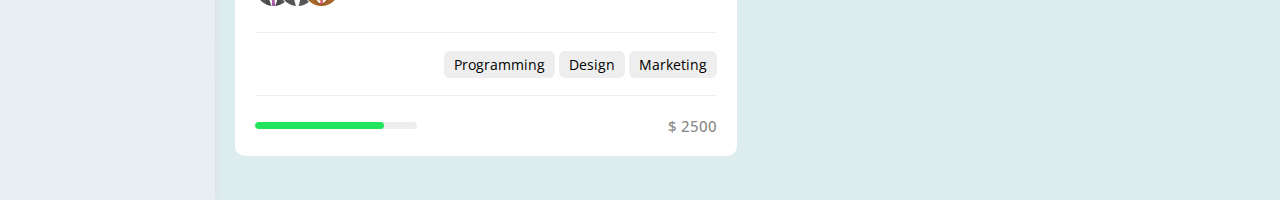
<file: Projects.html>
<!DOCTYPE html>
<html lang="en">
<head>
    <meta charset="UTF-8">
    <meta http-equiv="X-UA-Compatible" content="IE=edge">
    <meta name="viewport" content="width=device-width, initial-scale=1.0">
    <title>Project</title>
    <!-- google font -->
    <link rel="preconnect" href="https://fonts.googleapis.com">
    <link rel="preconnect" href="https://fonts.gstatic.com" crossorigin>
    <link href="https://fonts.googleapis.com/css2?family=Alegreya+Sans:ital,wght@0,400;1,700&family=Cairo:wght@200;300;400;500;600;700;800;900&family=Fira+Sans+Condensed:wght@400;800&family=Josefin+Sans:wght@200;300;400;500;700&family=Open+Sans:wght@300;400;500;600;700;800&family=Work+Sans:wght@100;200;300;400;500;600;700;800;900&display=swap" rel="stylesheet">
    <!-- google font -->
    <link rel="stylesheet" href="assets/css/framework.css">
    <link rel="stylesheet" href="assets/css/style.css"> 
    <link rel="stylesheet" href="assets/css/externals/all.css">
    <link rel="stylesheet" href="assets/css/externals/all.min.css">
</head>
<body>
    <!--  الصفحه كلها لها كلاس مقسومه جزء شمال السايد بار وجزء يمين الكونتنت all-page  -->
    <section class="all-page d-flex"> 
        <!-- دا السايد بار  -->
        <aside class="bg-white p-20 p-relative">
            <h1 class="p-relative">Ola</h1>
            <ul>                
                <li>
                    <a  href="index.html">
                        <i class="fa-regular fa-chart-bar fa-fw"></i>
                        <span>Dashboard</span> 
                    </a>
                </li> 
                <li>
                    <a href="settings.html">
                        <i class="fa-solid fa-gear fa-fw"></i>  
                        <span>settings</span> 
                    </a>
                </li> 
                <li>
                    <a  href="profile.html">
                        <i class="fa-regular fa-user fa-fw"></i>  
                        <span>Profile</span> 

                    </a>
                </li> 
                <li>
                    <a class="active" href="Projects.html">
                        <i class="fa-solid fa-diagram-project fa-fw"></i>
                        <span>Projects</span> 

                    </a>
                </li> 
                <li>
                    <a href="Courses.html">
                        <i class="fa-solid fa-graduation-cap"></i>
                         <span>Courses</span> 

                    </a>
                </li> 
                <li>
                    <a href="Friends.html">
                        <i class="fa-solid fa-user-group fa-fw"></i> 
                        <span>Friends</span> 

                    </a>
                </li> 
                <li>
                    <a href="Files.html">
                        <i class="fa-regular fa-file fa-fw"></i>    
                        <span>Files</span> 

                    </a>
                </li> 
                <li>
                    <a href="Plans.html">
                        <i class="fa-solid fa-chess fa-fw"></i>  
                        <span>Plans</span> 

                    </a>
                </li> 
            </ul>
        </aside>
        <!-- دا الكونتنت اللي ع اليمين اللي هيشيل جواه المحتوي -->
        <div class="content">
            <!-- دا الناف بار بتاع الكونتنت -->
            <nav class="navbar">
                <div class="nav-input">
                    <i class="fa-solid fa-magnifying-glass"></i>
                    <input type="search" placeholder="Type A Keyword">
                </div>
                <div class="nav-noti">
                    <i class="fa-regular fa-bell"></i>
                    <img src="assets/imgs/nav/avatar.png" alt="">
                </div>
            </nav>
            <!-- السكشن الجاي دا اعتبره البودي عادي هتعمله ناف بار وهيبقي بودي عادي  -->
            <!--  دا السكشن اللي هيكون الجزء اللي ع اليمين ودا هيتكرر 8 مرات للتمن صفحات  -->
            <section class="project">
                <h1 class="main-heading">Project</h1>
                <div class="project-parent">
                    <div class="project-card">

                        <div class="project-card-head">
                            <p>Ola Dashboard</p>
                            <p>Ola Dashboard Project Design And Programming And Hosting</p>
                            <div class="proj-card-imgs">
                                <img src="assets/imgs/table/team-01.png" alt="">
                                <img src="assets/imgs/table/team-02.png" alt="">
                                <img src="assets/imgs/table/team-03.png" alt="">
                                <img src="assets/imgs/table/team-04.png" alt="">
                                <img src="assets/imgs/table/team-05.png" alt="">  
                            </div>  
                        </div>


                        <div class="project-card-body">
                            <span>Programming</span>
                            <span>Design</span>
                            <span>Hosting</span>
                            <span>Marketing</span>
                        </div>


                        <div class="project-card-foot">
                            <div class="proj-card-prog"><span style="width: 60%;"></span></div>
                            <span class="dollar">$ 2500</span>
                        </div>

                        <span class="card-birth">1/5/2001</span>
                    </div>
                    <div class="project-card">

                        <div class="project-card-head">
                            <p>Mahdi Academy</p>
                            <p>Academy Portal Project Design And Programming</p>
                            <div class="proj-card-imgs">
                                <img src="assets/imgs/table/team-01.png" alt="">
                                <img src="assets/imgs/table/team-02.png" alt="">
                                <img src="assets/imgs/table/team-03.png" alt="">
                            </div>  
                        </div>


                        <div class="project-card-body">
                            <span>Programming</span>
                            <span>Design</span>
                        </div>


                        <div class="project-card-foot">
                            <div class="proj-card-prog"><span style="width: 70%;"></span></div>
                            <span class="dollar">$  1800</span>
                        </div>

                        <span class="card-birth">00/00/2001</span>
                    </div>
                    <div class="project-card">

                        <div class="project-card-head">
                            <p>Chatting Application</p>
                            <p>Chatting Application Project Design</p>
                            <div class="proj-card-imgs">
                                <img src="assets/imgs/table/team-01.png" alt="">
                                <img src="assets/imgs/table/team-02.png" alt="">
                                <img src="assets/imgs/table/team-03.png" alt="">
                            </div>  
                        </div>


                        <div class="project-card-body">
                            <span>Design</span>
                        </div>


                        <div class="project-card-foot">
                            <div class="proj-card-prog"><span style="width: 60%;"></span></div>
                            <span class="dollar">$ 950</span>
                        </div>

                        <span class="card-birth">00/00/2001</span>
                    </div>
                    <div class="project-card">

                        <div class="project-card-head">
                            <p>Shabana Dashboard</p>
                            <p>Ahmed Dashboard Project Design And Programming And Hosting</p>
                            <div class="proj-card-imgs">
                                <img src="assets/imgs/table/team-01.png" alt="">
                                <img src="assets/imgs/table/team-02.png" alt="">
                                <img src="assets/imgs/table/team-03.png" alt="">
                                <img src="assets/imgs/table/team-04.png" alt="">
                            </div>  
                        </div>


                        <div class="project-card-body">
                            <span>Programming</span>
                            <span>Design</span>
                            <span>Hosting</span>
                            <span>Marketing</span>
                        </div>


                        <div class="project-card-foot">
                            <div class="proj-card-prog"><span style="width: 60%;"></span></div>
                            <span class="dollar">$ 1700</span>
                        </div>

                        <span class="card-birth">00/00/2001</span>
                    </div>
                    <div class="project-card">

                        <div class="project-card-head">
                            <p>Alaa Portal</p>
                            <p>Alaa Portal Project Design And Programming</p>
                            <div class="proj-card-imgs">
                                <img src="assets/imgs/table/team-01.png" alt="">
                                <img src="assets/imgs/table/team-02.png" alt="">
                                <img src="assets/imgs/table/team-03.png" alt="">
                            </div>  
                        </div>


                        <div class="project-card-body">
                            <span>Programming</span>
                            <span>Design</span>
                        </div>


                        <div class="project-card-foot">
                            <div class="proj-card-prog"><span style="width: 60%;"></span></div>
                            <span class="dollar">$ 850</span>
                        </div>

                        <span class="card-birth">00/00/2001</span>
                    </div>
                    <div class="project-card">

                        <div class="project-card-head">
                            <p>Besho Application</p>
                            <p>Besho Application Project Design</p>
                            <div class="proj-card-imgs">
                                <img src="assets/imgs/table/team-01.png" alt="">
                                <img src="assets/imgs/table/team-02.png" alt="">
                                <img src="assets/imgs/table/team-03.png" alt="">
                                
                            </div>  
                        </div>


                        <div class="project-card-body">
                            <span>Design</span>
                        </div>


                        <div class="project-card-foot">
                            <div class="proj-card-prog"><span style="width: 85%;"></span></div>
                            <span class="dollar">$ 950</span>
                        </div>

                        <span class="card-birth">00/00/2001</span>
                    </div>
                    <div class="project-card">

                        <div class="project-card-head">
                            <p>Abdel-salam Dashboard</p>
                            <p>Abdel-salam Dashboard Project Design And Programming And Hosting</p>
                            <div class="proj-card-imgs">
                                <img src="assets/imgs/table/team-01.png" alt="">
                                <img src="assets/imgs/table/team-02.png" alt="">
                                <img src="assets/imgs/table/team-03.png" alt="">
                                <img src="assets/imgs/table/team-04.png" alt="">
                                <img src="assets/imgs/table/team-05.png" alt="">  
                            </div>  
                        </div>


                        <div class="project-card-body">
                            <span>Programming</span>
                            <span>Design</span>
                            <span>Hosting</span>
                            <span>Marketing</span>
                        </div>


                        <div class="project-card-foot">
                            <div class="proj-card-prog"><span style="width: 90%;"></span></div>
                            <span class="dollar">$ 1950</span>
                        </div>

                        <span class="card-birth">00/00/2001</span>
                    </div>
                    <div class="project-card">

                        <div class="project-card-head">
                            <p>Husam Portal</p>
                            <p>Husam Portal Project Design And Programming</p>
                            <div class="proj-card-imgs">
                                <img src="assets/imgs/table/team-01.png" alt="">
                                <img src="assets/imgs/table/team-02.png" alt="">
                                <img src="assets/imgs/table/team-03.png" alt="">
                                <img src="assets/imgs/table/team-04.png" alt="">
                            </div>  
                        </div>


                        <div class="project-card-body">
                            <span>Programming</span>
                            <span>Design</span>
                            <span>Hosting</span>
                            <span>Marketing</span>
                        </div>


                        <div class="project-card-foot">
                            <div class="proj-card-prog"><span style="width: 40%;"></span></div>
                            <span class="dollar">$ 1650</span>
                        </div>

                        <span class="card-birth">00/00/2001</span>
                    </div>
                    <div class="project-card">

                        <div class="project-card-head">
                            <p>Awad Application</p>
                            <p>Awad Application Project Design</p>
                            <div class="proj-card-imgs">
                                <img src="assets/imgs/table/team-01.png" alt="">
                                <img src="assets/imgs/table/team-02.png" alt="">
                                <img src="assets/imgs/table/team-03.png" alt=""> 
                            </div>  
                        </div>


                        <div class="project-card-body">
                            <span>Programming</span>
                            <span>Design</span>
                            <span>Marketing</span>
                        </div>


                        <div class="project-card-foot">
                            <div class="proj-card-prog"><span style="width: 80%;"></span></div>
                            <span class="dollar">$ 2500</span>
                        </div>

                        <span class="card-birth">00/00/2001</span>
                    </div>
                </div>

            </section>
        </div>
    </section>
     
</body>
</html>
</file>
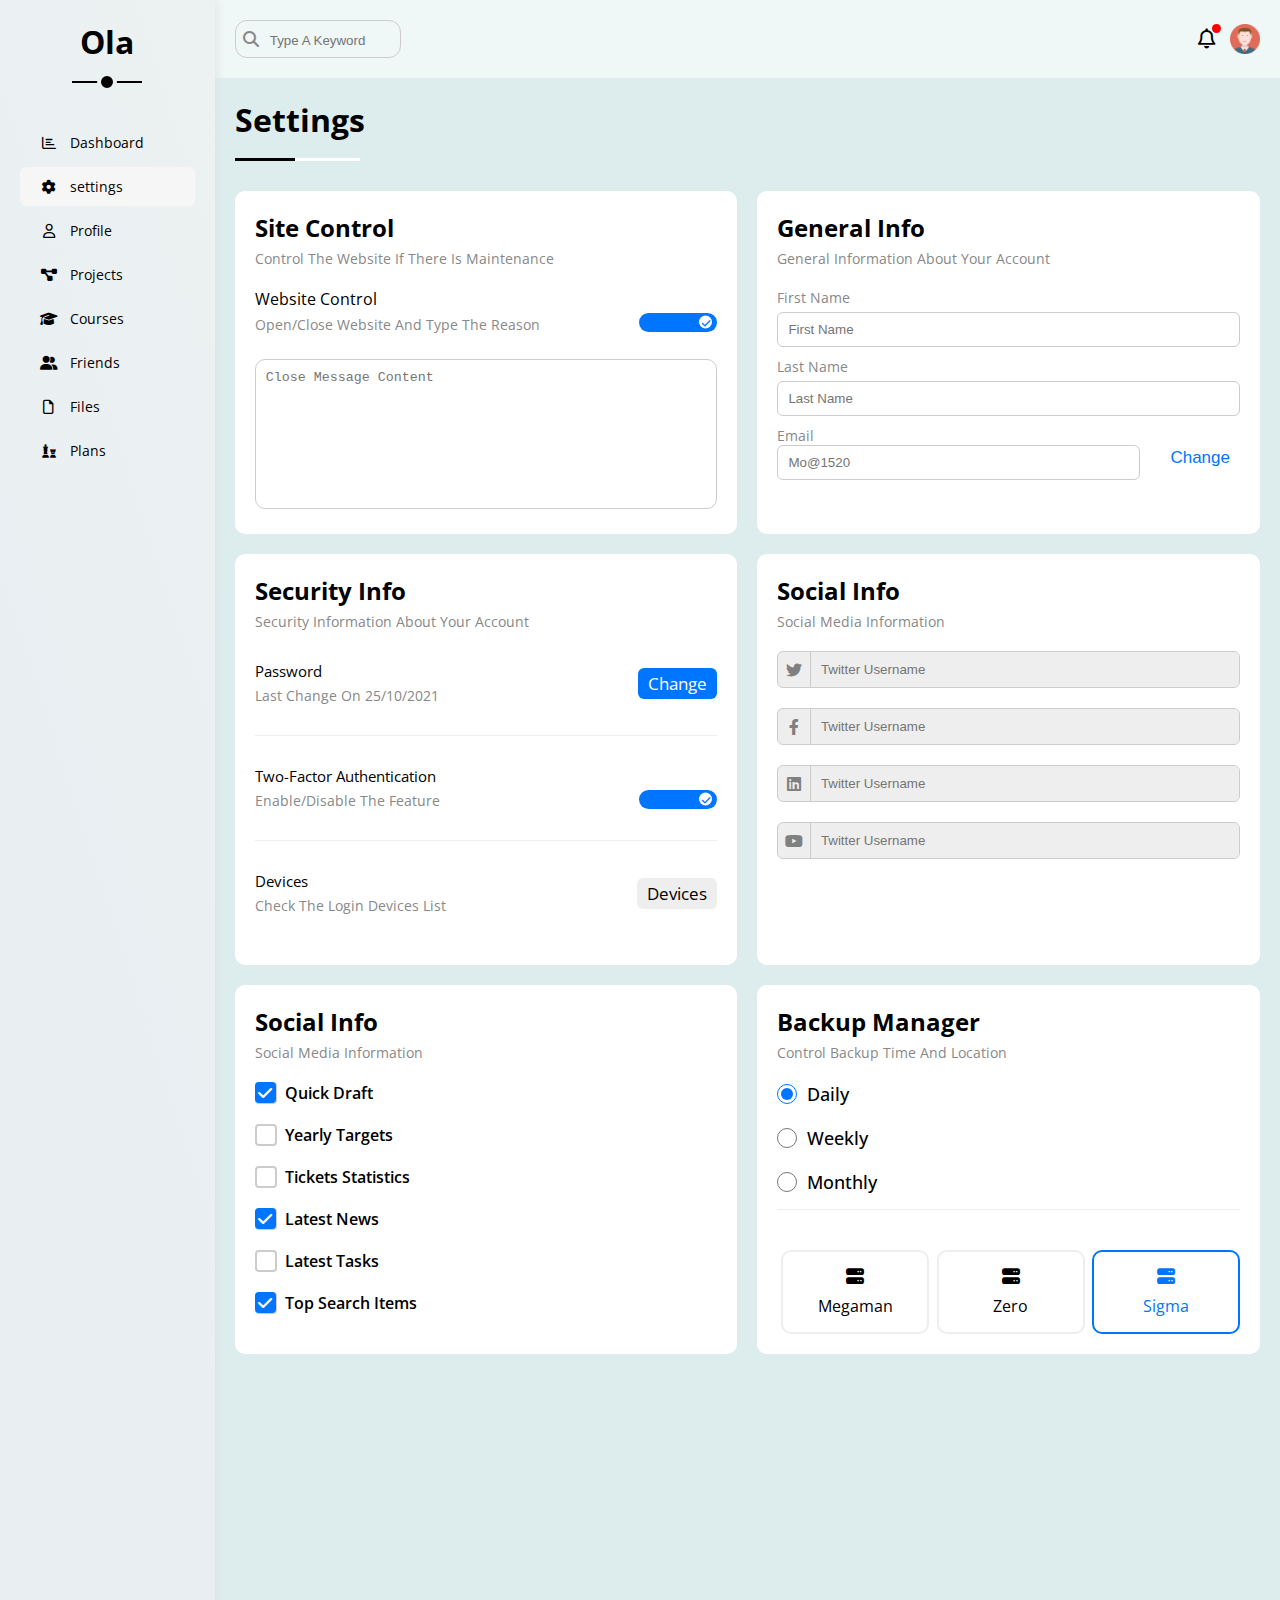
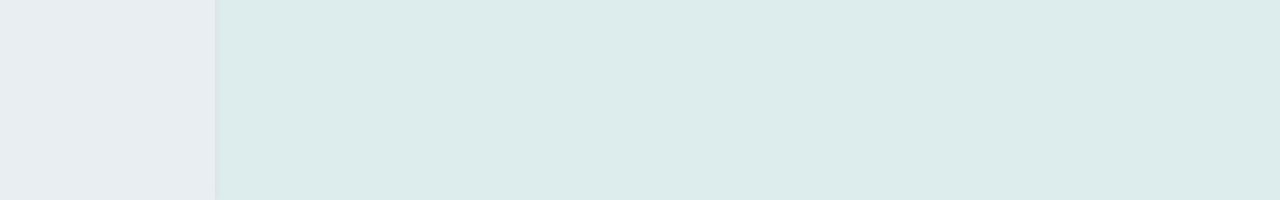
<file: settings.html>
<!DOCTYPE html>
<html lang="en">
<head>
    <meta charset="UTF-8">
    <meta http-equiv="X-UA-Compatible" content="IE=edge">
    <meta name="viewport" content="width=device-width, initial-scale=1.0">
    <title>Settings</title>
    <!-- google font -->
    <link rel="preconnect" href="https://fonts.googleapis.com">
    <link rel="preconnect" href="https://fonts.gstatic.com" crossorigin>
    <link href="https://fonts.googleapis.com/css2?family=Alegreya+Sans:ital,wght@0,400;1,700&family=Cairo:wght@200;300;400;500;600;700;800;900&family=Fira+Sans+Condensed:wght@400;800&family=Josefin+Sans:wght@200;300;400;500;700&family=Open+Sans:wght@300;400;500;600;700;800&family=Work+Sans:wght@100;200;300;400;500;600;700;800;900&display=swap" rel="stylesheet">
    <!-- google font -->
    <link rel="stylesheet" href="assets/css/framework.css">
    <link rel="stylesheet" href="assets/css/style.css"> 
    <link rel="stylesheet" href="assets/css/externals/all.css">
    <link rel="stylesheet" href="assets/css/externals/all.min.css">
</head>
<body>
    <!--  الصفحه كلها لها كلاس مقسومه جزء شمال السايد بار وجزء يمين الكونتنت all-page  -->
    <section class="all-page d-flex"> 
        <!-- دا السايد بار  -->
        <aside class="bg-white p-20 p-relative">
            <h1 class="p-relative">Ola</h1>
            <ul>                
                <li>
                    <a href="index.html">
                        <i class="fa-regular fa-chart-bar fa-fw"></i>
                        <span>Dashboard</span> 
                    </a>
                </li> 
                <li>
                    <a class="active" href="settings.html">
                        <i class="fa-solid fa-gear fa-fw"></i>  
                        <span>settings</span> 
                    </a>
                </li> 
                <li>
                    <a href="profile.html">
                        <i class="fa-regular fa-user fa-fw"></i>  
                        <span>Profile</span> 

                    </a>
                </li> 
                <li>
                    <a href="Projects.html">
                        <i class="fa-solid fa-diagram-project fa-fw"></i>
                        <span>Projects</span> 

                    </a>
                </li> 
                <li>
                    <a href="Courses.html">
                        <i class="fa-solid fa-graduation-cap"></i>
                         <span>Courses</span> 

                    </a>
                </li> 
                <li>
                    <a href="Friends.html">
                        <i class="fa-solid fa-user-group fa-fw"></i> 
                        <span>Friends</span> 

                    </a>
                </li> 
                <li>
                    <a href="Files.html">
                        <i class="fa-regular fa-file fa-fw"></i>    
                        <span>Files</span> 

                    </a>
                </li> 
                <li>
                    <a href="Plans.html">
                        <i class="fa-solid fa-chess fa-fw"></i>  
                        <span>Plans</span> 

                    </a>
                </li> 
            </ul>
        </aside>
        <!-- دا الكونتنت اللي ع اليمين اللي هيشيل جواه المحتوي -->
        <div class="content">
            <!-- دا الناف بار بتاع الكونتنت -->
            <nav class="navbar">
                <div class="nav-input">
                    <i class="fa-solid fa-magnifying-glass"></i>
                    <input type="search" placeholder="Type A Keyword">
                </div>
                <div class="nav-noti">
                    <i class="fa-regular fa-bell"></i>
                    <img src="assets/imgs/nav/avatar.png" alt="">
                </div>
            </nav>
            <!-- السكشن الجاي دا اعتبره البودي عادي هتعمله ناف بار وهيبقي بودي عادي  -->
            <!--  دا السكشن اللي هيكون الجزء اللي ع اليمين ودا هيتكرر 8 مرات للتمن صفحات  -->
            <section class="settings">
                <!-- general checkbox -->
                <!-- =========================== -->
                <!-- <label>
                    <input class="toggle-checkbox" type="checkbox" checked>
                    <div class="toggle-switch"></div>
                </label> -->
                <!-- ============================ -->
                <!-- general checkbox -->
                <h1 class="main-heading">Settings</h1>


                <div class="settings-holder">
                    <!-- start site -->
                    <div class="site">
                        <div class="head-main">
                            <h3>Site Control</h3>
                            <p>Control The Website If There Is Maintenance</p>
                        </div>
                        <div class="site-parent">


                            <div class="info">
                                <h5>Website Control</h5>
                                <p>Open/Close Website And Type The Reason</p>
                            </div>
                        
                            <label>
                                <input class="toggle-checkbox" type="checkbox" checked>
                                <div class="toggle-switch"></div>
                            </label>
                            
                            
                        </div>

                        <textarea placeholder="Close Message Content"></textarea>
                    </div>
                    <!-- end site -->

                    <!-- start General -->
                    <div class="general">
                        <div class="head-main">
                            <h3>General Info</h3>
                            <p>General Information About Your Account</p>
                        </div>
                        <form action="">
                            <span>First Name</span> <input type="text" placeholder="First Name">
                            <span>Last Name</span><input type="text" placeholder="Last Name">
                            <div class="btn-mail">
                                <span>Email <input type="email" placeholder="Mo@1520" disabled></span>
                                <input type="submit" value="Change">
                            </div>
                        </form>
                    </div>
                    <!-- end General -->

                    <!-- start security -->
                    <div class="security">
                        <div class="head-main">
                            <h3>Security Info</h3>
                            <p>Security Information About Your Account</p>
                        </div>

                        <div class="security-parent">
                            <div class="row">
                                <div class="row-left">
                                    <h5>Password</h5>
                                    <p>Last Change On 25/10/2021</p>
                                </div>
                                <a href="#">Change</a>
                            </div>
                            <div class="row">
                                <div class="row-left">
                                    <h5>Two-Factor Authentication</h5>
                                    <p>Enable/Disable The Feature</p>
                                </div>
                                <label>
                                    <input class="toggle-checkbox" type="checkbox" checked>
                                    <div class="toggle-switch"></div>
                                </label>
                            </div>
                            <div class="row">
                                <div class="row-left">
                                    <h5>Devices</h5>
                                    <p>Check The Login Devices List</p>
                                </div>
                                <a class="last" href="#">Devices</a>
                            </div>
                        </div>
                    </div>
                    <!-- end security -->

                    <!-- start social -->
                    <div class="social">
                        <div class="head-main">
                            <h3>Social Info</h3>
                            <p>Social Media Information</p>
                        </div>

                        <div class="social-field">
                            <i class="fa-brands fa-twitter"></i>
                            <input type="text" placeholder="Twitter Username">
                        </div>
                        <div class="social-field">
                            <i class="fa-brands fa-facebook-f"></i>
                            <input type="text" placeholder="Twitter Username">
                        </div>
                        <div class="social-field">
                            <i class="fa-brands fa-linkedin"></i>
                            <input type="text" placeholder="Twitter Username">
                        </div>
                        <div class="social-field">
                            <i class="fa-brands fa-youtube"></i>
                            <input type="text" placeholder="Twitter Username">
                        </div>
                    </div>
                    <!-- end social -->


                    <!-- start control -->
                    <div class="control">
                        <div class="head-main">
                            <h3>Social Info</h3>
                            <p>Social Media Information</p>
                        </div>

                        <div class="check">
                            <input type="checkbox" id="checkone" checked>
                            <label for="checkone">Quick Draft</label>   
                        </div>
                        <div class="check">
                            <input type="checkbox" id="checktwo">
                            <label for="checktwo">Yearly Targets</label>   
                        </div>
                        <div class="check">
                            <input type="checkbox" id="checkthree">
                            <label for="checkthree">Tickets Statistics</label>   
                        </div>
                        <div class="check">
                            <input type="checkbox" id="checkfour" checked>
                            <label for="checkfour">Latest News</label>    
                        </div>
                        <div class="check">
                            <input type="checkbox" id="checkfive">
                            <label for="checkfive">Latest Tasks</label>    
                        </div>
                        <div class="check">
                            <input type="checkbox" id="checksix" checked>
                            <label for="checksix">Top Search Items</label>  
                        </div>


                    </div>
                    <!-- end control -->

                    <!-- start backup -->
                    <div class="backup">
                        <div class="head-main">
                            <h3>Backup Manager</h3>
                            <p>Control Backup Time And Location</p>
                        </div>
                       
                        <div class="backup-radios">
                            <input name="time" type="radio" id="Daily" checked>
                            <label for="Daily">Daily</label>
                        </div>
                        <div class="backup-radios">
                            <input name="time" type="radio" id="Weekly">
                            <label for="Weekly">Weekly</label>
                        </div>
                        <div class="backup-radios last-rad">
                            <input name="time" type="radio" id="Monthly">
                            <label for="Monthly">Monthly</label>
                        </div>
                      
                         <div class="location">

                            <input name="servers" type="radio" id="server-one">
                            <div class="server">
                                <label for="server-one">
                                    <i class="fa-solid fa-server"></i>
                                    Megaman
                                </label>
                            </div>
                            <input name="servers" type="radio" id="server-two">
                            <div class="server">
                                <label for="server-two">
                                    <i class="fa-solid fa-server"></i>
                                    Zero
                                </label>
                            </div>
                            <input name="servers" type="radio" id="server-three"checked>
                            <div class="server" >
                                <label for="server-three">
                                    <i class="fa-solid fa-server"></i>
                                    Sigma
                                </label>
                            </div>
                         </div>
                    </div>
                    <!-- end backup -->
                </div>


            </section>
        </div>
    </section>
     
</body>
</file>
<file: assets/css/framework.css>
:root{
    --blue-color:#0075ff;
    --blue-alt-color:#0d69d5;
    --orange-color:#f59e0b;
    --green-color:#22e55c;
    --red-color:#f44336;
    --gray-color:#888


}

/* =========================================== */



.d-flex{
    display: flex;
}
/* start padding */
.p-20{
    padding: 20px;
}
/* end padding */

/* start margin */
.m-20{
    margin: 20px;
}
/* end margin */
/* start position */
.p-relative{
    position: relative;
}
/* end position */
/* start color */
.bg-white{
    background-color: #fff;
}
/* end color */
/* icons */
    .fa-fw{
        font: 14px;
    }
/* icons */
</file>
<file: assets/css/style.css>
/* general */
*{
    margin: 0;
    padding: 0;
    box-sizing: border-box;
}
body{
    font-family: 'Open Sans', sans-serif;
}
ul{
    list-style: none;
}
a{
    text-decoration: none;
}
::-webkit-scrollbar{
    width: 10px;
}
::-webkit-scrollbar-track{
    background-color: #fff;
}
::-webkit-scrollbar-thumb{
    background-color: var(--blue-color);
}
::-webkit-scrollbar-thumb:hover{
    background-color: var(--blue-alt-color);
}

:root{
    --blue-color:#0075ff;
    --blue-alt-color:#0d69d5;
    --orange-color:#f59e0b;
    --green-color:#22e55c;
    --red-color:#f44336;
    --gray-color:#888


}


.main-heading{
    position: relative;
    width: fit-content;
    font-size: 32px;
    padding: 20px;
    margin-bottom: 30px;
}
.main-heading::before{
    content: "";
    position: absolute;
    width: 125px;
    height: 3px;
    background-color: #fff;
    bottom: 0;
    left: 20px;
}
.main-heading::after{
    content: "";
    position: absolute;
    width: 60px;
    height: 3px;
    background-color: black;
    bottom: 0;
    left: 20px;
}
/* general */




.all-page{
    min-height: 200vh;
    background-color: rgb(221, 237, 238);
}
/* start sidebar */
aside{
    width: 250px;
    box-shadow: 0 0 10px #ddd;
    background: rgb(239, 247, 247);
    background: linear-gradient(252deg, rgb(236, 241, 241) 0%, rgb(233, 238, 243) 69%);
}
aside h1{
    text-align: center;
    padding-bottom: 20px;

}
aside h1::before{
   content: "";
   position: absolute;
   width: 70px;
   height: 2px;
   background-color: black;
   bottom: 0;
   left: 50%;
   transform: translateX(-50%);
}
aside h1::after{
   content: "";
   position: absolute;
   width: 12px;
   height: 12px;
   border-radius: 50%;
   background-color: black;
   bottom: -9px;
   left: 50%;
   transform: translateX(-50%);
   border: 4px solid #EBF0F1;
}
aside ul{
    margin-top: 40px;
}

aside ul li a:hover,
aside ul li a.active{
   background-color: #f6f6f6;
}
aside ul li a{
    color: black;
    font-size: 14px;
    display: block;
    padding: 10px 20px;
    margin-bottom: 5px;
    border-radius: 6px;
    transition: 0.3s all ease;
   
}
aside ul li i{
    margin-right: 8px;
}

@media screen and (max-width:767px) {
    aside{
        width: 60px;
        padding: 10px !important;
        text-align: center;

    }
    aside ul li a span{
        display: none;
    }
    aside ul li a {
        border-radius: 0;
        padding: 10px 0px;
       
    }
    aside ul li i{
        margin-right: 0;
    }
    aside h1::before {
        width: 40px;
        height: 1px;
        
    }
    aside h1::after {
       
        width: 10px;
        height: 10px;
       
    }
}
/* end sidebar */

/* start navbar */
.content {
    width: 100%;
}
.content .navbar{
    width: 100%;
    margin: auto;
    display: flex;
    justify-content: space-between;
    align-items: center;
    background-color: rgb(239, 247, 247);
    padding: 20px;
}
.content .navbar .nav-input{
    
    border: 1px solid #ccc;
    padding: 7px 0px;
    border-radius: 12px;
}
.content .navbar .nav-input i{
    color: var(--gray-color);
    margin: 0 7px;
}
.content .navbar .nav-input input{
    border: none;
    outline: none;
    width: 130px;
    transition: 0.3s all ease;
    background-color: transparent;

}
.content .navbar .nav-input input:focus {
    width: 180px;
}
@media screen and (max-width:380px) {
    .content .navbar .nav-input input:focus {
    width: 135px;
}
}

.content .navbar .nav-input input:focus::placeholder {
    color: transparent;
}
.content .navbar .nav-noti{
   display: flex;
   align-items: center;
}
.content .navbar .nav-noti i{
    font-size: 20px;
    position: relative;
}
.content .navbar .nav-noti i::after{
    content: "";
    position: absolute;
    width: 9px;
    height: 9px;
    border-radius: 50%;
    background-color: red;
    top: -5px;
    right: -5px;
}
.content .navbar .nav-noti img{
    width: 30px;
    margin-left: 14px;
}
/* end navbar */

/* start dashboard page */
.holder{
    display: grid;
    grid-template-columns: repeat(auto-fill,minmax(450px,1fr));
    gap: 20px;
    margin: 0 20px;
}

/* start welcome-dashboard */
.welcome{
    background-color: #fff;
    border-radius: 10px;
    overflow: hidden;
    position: relative;
}
.top-wlc{
    display: flex;
    justify-content: space-between;
    background-color: #EEEEEE;
    padding: 15px;
    position: relative;
}
.top-wlc .top-txt h3{
    font-size: 24px;
    margin: 0;
}
.top-wlc .top-txt p{
    color: var(--gray-color);

}
.top-wlc img{
    width: 170px;

}
.top-wlc img.avatar{
    width: 55px;
    position: absolute;
    bottom: -27px;
    left: 20px;
    border: 4px solid #fff;
    border-radius: 50%;

}
.info-wlc{
    display: flex;
    justify-content: space-around;
    align-items: center;
    padding: 20px;
    border-top: 1px solid #eee;
    border-bottom: 1px solid #eee;
    margin: 40px 0;

}
.info-wlc .info-details{
    text-align: center;

}
.info-wlc .info-details h5{
    font-weight: 700;
    margin-bottom: 8px;
}
.info-wlc .info-details p{
    color: var(--gray-color);

}
.welcome a.visit{
    border: none;
    outline: none;
    display: block;
    width: fit-content;
    padding: 4px 10px;
    border-radius: 6px;
    background-color: var(--blue-color);
    color: #fff;
    font-size: 14px;
    margin: 0 15px 15px auto;
    transition: 0.3s all ease;
}
.welcome a.visit:hover{
    background-color: var(--blue-alt-color);
}

@media screen and (max-width:767px) {
    .holder{
        display: grid;
        grid-template-columns: minmax(100px,1fr);
        gap: 10px;
        margin: 0 10px;
    }
    .top-wlc .top-txt h3 {
        font-size: 20px;
    }
    .info-wlc .info-details p {
        font-size: 14px;
    }
    .top-wlc img {
        width: 150px;
    }
    .info-wlc {
        padding: 10px;
        margin: 30px 0;
    }
    .top-wlc img.avatar {
        width: 45px;
        bottom: -22px;
    }
    .info-wlc {
        
        display: block;
    }
    .info-wlc .info-details h5 {
       
        margin-bottom: 0;
    }
    .info-wlc .info-details:not(:last-child) {
        
        margin-bottom: 15px;
    }
}

/* end welcome-dashboard */

/* start draft dashboard */
.Draft{
    background-color: #fff;
    padding: 15px;
    border-radius: 10px;

}


.Draft .head-draft h3{
    font-size: 24px;
    margin: 0;
}
.Draft .head-draft p{
    color: var(--gray-color);
    font-size: 14px;
    margin-top: 5px;
}
.Draft form{
    margin-top: 16px;

}
.Draft form input{
    display: block;
    border: none;
    outline: none;
    background-color: #eee;
    width: 100%;
    height: 35px;
    padding: 10px;
    border-radius: 6px;
    margin-bottom: 20px;
}
.Draft form textarea{
    width: 100%;
    height: 170px;
    border: none;
    outline: none;
    background-color: #eee;
    padding: 10px;
    border-radius: 6px;
    resize: none;
}
.Draft form input[type="submit"]{
    display: block;
    background-color: var(--blue-color);
    width: fit-content;
    color: #fff;
    margin: 10px 0px 0 auto;
    padding: 4px 10px;
    border-radius: 6px;
    transition: 0.3s all ease;
    cursor: pointer;
    height: 27px;

}

.Draft form input[type="submit"]:hover{
    
    background-color: var(--blue-alt-color);
   
}


/* end draft dashboard */

/* start target */
.target{
    background-color: #fff;
    padding: 15px;
    overflow: hidden;
    border-radius: 10px;
}

.head-target h3{
    font-size: 24px;
    margin: 0;
}
.head-target p{
    color: var(--gray-color);
    font-size: 14px;
    margin-top: 5px;
}
.progress{
    margin-top: 16px;
    display: flex;
    align-items: center;
}
.progress i{
    background-color: #CCE3FF;
    margin-right: 15px;
    width: 80px;
    height: 80px;
    display: flex;
    align-items: center;
    justify-content: center;
    color: var(--blue-color);
}
.progress .prog-info{
    width: 100%;

}
.progress .prog-info span{
    display: block;
    margin-bottom: 5px;

}
.progress .prog-info span:first-of-type{
    
    color: var(--gray-color);
    font-size: 14px;
}
.progress .prog-info span:last-of-type{
   
    
    font-size: 16px;
    font-weight: 700;
}

.progress .prog-info .progress-line{
    width: 100%;
    height: 4px;
    background-color: #CCE3FF;
}
.progress .prog-info .progress-line > span{
    background-color: var(--blue-color);
    height: 100%;
    position: relative;
}
.progress .prog-info .progress-line > span::before{
    content: attr(data-progress);
    position: absolute;
    width: 38px;
    height: 24px;
    background-color: var(--blue-color);
    right: -19px;
    top: -36px;
    color: #fff;
    border-radius: 6px;
    font-size: 12px;
    display: flex;
    justify-content: center;
    align-items: center;
}
.progress .prog-info .progress-line > span::after{
    content: "";
    position: absolute;
    border-color: var(--blue-color) transparent transparent transparent;
    border-style: solid;
    border-width: 7px;
    top: -10px;
    right: -7px;
}

.progress .fa-code {
    background-color: #FDECCE;
    color: var(--orange-color);
}
.progress .fa-user {
    background-color: #D3F3DF;
    color: var(--green-color);
}
.progress .prog-info .two{
    width: 100%;
    height: 4px;
    background-color: #FDECCE;
}
.progress .prog-info .two > span{
    background-color: var(--orange-color);
    height: 100%;
    position: relative;
}



.progress .prog-info .two > span::before{
    content: attr(data-progress);
    position: absolute;
    width: 38px;
    height: 24px;
    background-color: var(--orange-color);
    right: -19px;
    top: -36px;
    
    color: #fff;
    border-radius: 6px;
    font-size: 12px;
    display: flex;
    justify-content: center;
    align-items: center;
}
.progress .prog-info .two > span::after{
    content: "";
    position: absolute;
    border-color: var(--orange-color) transparent transparent transparent;
    border-style: solid;
    border-width: 7px;
    top: -10px;
    right: -7px;
}






.progress .prog-info .three{
    width: 100%;
    height: 4px;
    background-color: #D3F3DF;
}
.progress .prog-info .three > span{
    background-color: var(--green-color);
    height: 100%;
    position: relative;
}

.progress .prog-info .three > span::before{
    content: attr(data-progress);
    position: absolute;
    width: 38px;
    height: 24px;
    background-color: var(--green-color);
    right: -19px;
    top: -36px;
    color: #fff;
    border-radius: 6px;
    font-size: 12px;
    display: flex;
    justify-content: center;
    align-items: center;
}
.progress .prog-info .three > span::after{
    content: "";
    position: absolute;
    border-color: var(--green-color) transparent transparent transparent;
    border-style: solid;
    border-width: 7px;
    top: -10px;
    right: -7px;
}


/* end target */

/* start tickets */
.tickets{
    background-color: #fff;
    padding: 20px;
    border-radius: 10px;
}
.statics{
    display: grid;
    grid-template-columns: repeat(auto-fill,minmax(200px,1fr));
    gap: 10px;
    margin-top: 20px;

}
.statics .static-box{
    text-align: center;
    border: 1px solid #ccc;
    padding: 20px;
    border-radius: 10px;

}
.statics .static-box i{
    font-size: 22px;
}
.statics .static-box i.orange{
    font-size: 22px;
    color: var(--orange-color);
}
.statics .static-box i.blue{
    font-size: 22px;
    color: var(--blue-color);
}
.statics .static-box i.green{
    font-size: 22px;
    color: var(--green-color);
}
.statics .static-box i.red{
    font-size: 22px;
    color: var(--red-color);
}
.statics .static-box span{
    display: block;
}
.statics .static-box span:first-of-type{
    font-size: 25px;
    font-weight: 600;
    margin: 7px 0;
}
.statics .static-box span:last-of-type{
    color: var(--gray-color);
}

/* end tickets */

/* start news */
.news{
    background-color: #fff;
    padding: 20px;
    border-radius: 10px;
}
.news-parent{
    display: flex;
    justify-content: space-between;
    align-items: center;
    padding: 15px 0;
    border-bottom: 1px solid #eee;
}
.news-parent:last-child{
    
    border-bottom: none;
}
.news-parent .news-left{
    display: flex;
    align-items: center;
}
.news-parent .news-left img{
    width: 100px;
    border-radius: 6px;
    margin-right: 15px;

}

.news-parent .news-left .left-info h5{

    font-size: 15px;
    margin-bottom: 5px;

}
.news-parent .news-left .left-info p{
    color: var(--gray-color);
    font-size: 13px;
    font-weight: 500;

}
.news-parent span{
    font-size: 12px;
    font-weight: 500;
    
    background-color: #EEEEEE;
    border-radius: 6px;
    width: 70px;
    height: 30px;
    display: flex;
    align-items: center;
    justify-content: center;
}

@media screen and (max-width:767px) {
    .news-parent {
        flex-direction: column;
    }
    .news-parent .news-left {
        flex-direction: column;
        text-align: center;
    }
    .news-parent .news-left img {
        margin-right: 0;
        margin-bottom: 10px;
    }
    .news-parent .news-left .left-info p {
        margin-bottom: 10px;
    }
}

/* end news */

/* start tasks */
    .tasks{
        background-color: #fff;
        padding: 20px;
        border-radius: 10px;
    }
    .tasks .task-parent{
        display: flex;
        align-items: center;
        justify-content: space-between;
        padding: 15px 0;
        border-bottom: 1px solid #eee;
    }
    .tasks .task-parent:last-child{
        border-bottom: none;
    }
    .tasks .task-parent .task-info  h5{
        font-size: 15px;
        margin-bottom: 5px;
    }
    .tasks .task-parent .task-info p{
        color: var(--gray-color);
        font-size: 14px;
        font-weight: 500;
    }
    
    .tasks .deleted .task-info h5{
        text-decoration: line-through;
        color: var(--gray-color);
        opacity: 0.5;
    }
    .tasks .deleted .task-info p{
        text-decoration: line-through;
        color: var(--gray-color);
        opacity: 0.5;
    }
    .tasks .task-parent i{
        transition: 0.3s all ;
        cursor: pointer;
    }
    .tasks .task-parent i:hover{
        color: var(--red-color);
    }
    .tasks .deleted i{
        opacity: 0.2;

    }


/* end tasks */

/* start search */
    .search{
        background-color: #fff;
        padding: 20px ;
        border-radius: 10px;
    }
    .search-row{
        display: flex;
        justify-content: space-between;
        align-items: center;
        padding: 15px 0;

    }
    .search-row .header-row{
        color: var(--gray-color);

    }
    .search-row span{
        font-size: 15px;
    font-weight: 500;
    }
    .search-row span:last-of-type{
        padding: 4px 10px;
        background-color: #eee;
        border-radius: 6px;
        font-size: 13px;
    }
/* end search */

/* start uploads */
.uploads{
    background-color: #fff;
    padding: 20px;
    border-radius: 10px;
}
.uploads-parent{
    display: flex;
    justify-content: space-between;
    align-items: center;
    padding: 10px 0;
    border-bottom: 1px solid #eee;
}
.uploads-parent .upload-left{
    display: flex;
    justify-content: space-between;
    align-items: center;
}
.uploads-parent .upload-left img{
    width: 40px;
    margin-right: 10px;
}
.uploads-parent .upload-left p{
    font-weight: 500;
}
.uploads-parent .upload-left span{
    font-size: 15px;
    color: var(--gray-color);
}
.uploads-parent > span{
    font-size: 14px;
    padding: 4px 10px;
    background-color: #eee;
    border-radius: 6px;

}
.uploads-parent:last-child {
    border-bottom: none;

}
/* end uploads */

/* start projects */
.projects{
    background-color: #fff;
    padding: 20px;
    border-radius: 10px;
}
.projects-parent{
    margin-top: 20px;
    position: relative;
}
.projects-parent::before{
    content: "";
    position: absolute;
    width: 2px;
    height: 100%;
    background-color: var(--blue-color);
   
}
.projects-parent li{
    margin-bottom: 25px;
    position: relative;
    margin-left: 25px;
    font-size: 15px;
    font-weight: 500;

}
.projects-parent li::after{
    content: "";
    position: absolute;
    width: 20px;
    height: 20px;
    border-radius: 50%;
    background-color: var(--blue-color);
    border: 2px solid #fff;
    outline: 2px solid var(--blue-color);
    display: block;
    top: 50%;
    transform: translateY(-50%);
    left: -35px;
}
.projects-parent li:nth-child(4)::after{
animation: underwork 0.8s infinite alternate;
}
.projects-parent li:last-child::after{
    background-color: #fff;
}

/* animation */
@keyframes underwork {
    from{
        background-color: var(--blue-color);
    }
    to{
        background-color: #fff;
    }
}



/* animation */

@media screen and (max-width:400px) {
    .projects-parent li{ 
        font-size: 14px;
    }
}
/* end projects */


/* start reminders */
.reminders{
    background-color: #fff;
    padding: 20px;
    border-radius: 10px;
}

.reminders-parent .reminder-row{
    position: relative;
    padding-left: 55px;
    margin-top: 15px;
}
.reminders-parent .reminder-row::before{
    content: "";
    position: absolute;
    width: 2px;
    height: 100%;
    background-color: var(--blue-color);
    left: 36px;
}
.reminders-parent .reminder-row::after{
    content: "";
    position: absolute;
    width: 15px;
    height: 15px;
    background-color: var(--blue-color);
    border-radius: 50%;
    left: 3px;
    top: 50%;
    transform: translateY(-50%);
   
}
.reminders-parent .green::before{
    background-color: var(--green-color);
}
.reminders-parent .green::after{
    background-color: var(--green-color);
}
.reminders-parent .orange::before{
    background-color: var(--orange-color);
}
.reminders-parent .orange::after{
    background-color: var(--orange-color);
}
.reminders-parent .red::before{
    background-color: var(--red-color);
}
.reminders-parent .red::after{
    background-color: var(--red-color);
}

.reminders-parent .reminder-row p{
    font-weight: 700;
    font-size: 14px;
    margin-bottom: 5px;
}
.reminders-parent .reminder-row span{
    font-size: 13px;
    font-weight: 500;
    color: var(--gray-color);
}
/* end reminders */

/* start post */
.post{
    background-color: #fff;
    padding: 20px;
    border-radius: 10px;
}
.head-post{
    display: flex;
    align-items: center;
    padding: 25px 0;
    border-bottom: 1px solid #eee;

}
.head-post img{
    width: 43px;
    margin-right: 15px;

}
.head-post p{
    font-size: 15px;
    font-weight: 700;
}
.head-post span{
    font-size: 14px;
    color: var(--gray-color);
    font-weight: 500;

}
.post-body{
    padding: 30px 0;
    border-bottom: 1px solid #eee;
}
.post-body p{
    font-size: 14px;
    font-weight: 500;
}
.foot-post{
    display: flex;
    justify-content: space-between;
    align-items: center;
    color: var(--gray-color);
    font-size: 13px;
    padding: 15px 0;

}

.foot-post span{
    margin-left: 5px;
    font-size: 12px;


}
/* end post */


/* start social media */
.social{
    background-color: #fff;
    padding: 20px;
    border-radius: 10px;
}
.rows-parent{
    margin-top: 30px;

}
.social-row{
    display: flex;
    justify-content: space-between;
    align-items: center;
    background-color: #D2ECFC;
    margin-bottom: 15px;
}
.social-row .left-social-row {
    display: flex;
    align-items: center;
}
.social-row .left-social-row i{
    display: flex;
    width: 50px;
    height: 50px;
    align-items: center;
    justify-content: center;
    background-color: #1DA1F2;
    color: #fff;
    margin-right: 15px;
    font-size: 25px;
    transition: 0.4s all ease;
}
.social-row .left-social-row i:hover{
    transform: rotate(6deg);
}
.social-row .left-social-row span{
    color: #1DA1F2 ;
    font-weight: 600;
}
.social-row a{
    border: none;
    outline: none;
    padding: 4px 10px;
    border-radius: 6px;
    background-color: #1DA1F2;
    color: #fff;
    font-size: 14px;
    margin-right: 10px;
}
.social-row .two i{
   
    background-color: #1877F2;
    
}
.social-row .three i{
    
    background-color: #FF0000;
  
}
.social-row .four i{
    
    background-color: #0077B5;
    
}
.social-row .two span{
   
    color: #1877F2;
    
}
.social-row .three span{
    
   color: #FF0000;
  
}
.social-row .four span{
    
  color: #0077B5;
    
}
.scnd {
    
    background-color: #D1E4FC;
    
}
.third {
    
    background-color: #FFCCCC;
   
}
.fourth {
 
    background-color: #CCE4F0;
   
}
.scnd a{
    
    background-color: #1877F2;
    
}
.third a{
    
    background-color: #FF0000;
   
}
.fourth a{
 
    background-color: #0077B5;
   
}

/* end social media */

/* start table */

.table{
    background-color: #fff;
    padding: 20px;
    border-radius: 10px;
    
    /* grid-column: 1/3; */
}
.responsive-table {
   overflow-x: auto;
   margin-top: 25px;
}
.responsive-table table{
    min-width: 1000px;
    width: 100%;
    font-size: 15px;
    border-spacing: 0;
}
.responsive-table table thead td{
  background-color: #eee;
  font-weight: bold; 
}
.responsive-table table td{
  padding: 15px;
}
.responsive-table table tbody td{
border-bottom: 1px solid #eee;
border-left: 1px solid #eee;
}
.responsive-table table tbody tr:hover {
 background-color: #faf7f7;
}
.responsive-table table tbody tr td:last-child{
border-right: 1px solid #eee;
}
.responsive-table table img {
width: 32px;
height: 32px;
border-radius: 50%;
padding: 2px;
background-color: #fff;
}
.responsive-table table img:not(:first-child) {
    margin-left: -20px;
}

.responsive-table table td >a.orangebtn {
    border: none;
    outline: none;
    padding: 4px 10px;
    border-radius: 6px;
    background-color: var(--orange-color);
    color: #fff;
    font-size: 14px;
    margin-right: 10px;
    }
.responsive-table table td >a.greenbtn {
    border: none;
    outline: none;
    padding: 4px 10px;
    border-radius: 6px;
    background-color: var(--green-color);
    color: #fff;
    font-size: 14px;
    margin-right: 10px;
    }
.responsive-table table td >a.redbtn {
    border: none;
    outline: none;
    padding: 4px 10px;
    border-radius: 6px;
    background-color: var(--red-color);
    color: #fff;
    font-size: 14px;
    margin-right: 10px;
    }
.responsive-table table td >a.bluebtn {
    border: none;
    outline: none;
    padding: 4px 10px;
    border-radius: 6px;
    background-color: var(--blue-color);
    color: #fff;
    font-size: 14px;
    margin-right: 10px;
    }


@media screen and (min-width:1024px) {
    .table{
        grid-column: 1/3;
    }
}
  


/* end table */
/* end dashboard page */


/* start settings */

/* general */
 .head-main h3{
    font-size: 24px;
    margin: 0;
}
 .head-main p{
    color: var(--gray-color);
    font-size: 14px;
    margin-top: 5px;
}

/* general check box */

.toggle-checkbox{
    -webkit-appearance: none;
    appearance: none;
}
.toggle-switch{
    background-color: #ccc;
    width: 78px;
    height: 32px;
    border-radius: 16px;
    position: relative;
    transition: 0.3s all ease;
    cursor: pointer;
}
.toggle-switch::before{
    content: "\f00d";
    font-family: "Font Awesome 6 free";
    font-weight: 900;
    background-color: #fff;
    position: absolute;
    width: 24px;
    height: 24px;
    display: flex;
    align-items: center;
    justify-content: center;
    top: 50%;
    transform: translateY(-50%);
    border-radius: 50%;
    left: 5px;
    color: #aaa;
    transition: 0.3s all ease;

}
.toggle-checkbox:checked + .toggle-switch {
    background-color: var(--blue-color);
}
.toggle-checkbox:checked + .toggle-switch:before {
    content: "\f00c";
    left: 50px;
    color: var(--blue-color);
}
/* general checkbox */

/* general */

/* start site */
    .settings-holder{
        display: grid;
        grid-template-columns: repeat(auto-fill,minmax(450px,1fr));
        gap: 20px;
        margin: 0 20px;
    }
    @media screen and (max-width:767px) {
        .settings-holder{
            display: grid;
            grid-template-columns: minmax(100px,1fr);
            gap: 10px;
            margin: 0 10px;
        }
    }
    .site{
        background-color: #fff;
        padding: 20px;
        border-radius: 10px;
    }

    .site-parent{
        display: flex;
    align-items: center;
    justify-content: space-between;
    
    margin: 20px 0 25px 0;


    }
    
    .site-parent .info h5{
        font-size: 16px;
        font-weight: normal;
        margin-bottom: 5px;
    }
    .site-parent .info p{
        color: var(--gray-color);
        font-weight: 400;
        font-size: 14px;
    }
    .site textarea{
        width: 100%;
        min-height: 150px;
        resize: none;
        border: none;
        outline: none;
        border: 1px solid #ccc;
        padding: 10px;
        border-radius: 10px;
    }
    
/* end site */


/* start general */
.general{
    background-color: #fff;
    padding: 20px;
    border-radius: 10px;
}
.general form{
    margin-top: 20px;
}
.general form  span{
    display: block;
    font-size: 14px;
    color: var(--gray-color);
    margin-bottom: 5px;
}
.general form  input{
    outline: none;
    width: 100%;
    height: 35px;
    background-color: #fff;
    border: 1px solid #ccc;
    border-radius: 6px;
    padding: 10px;
    margin-bottom: 10px
}
.general form .btn-mail{
    display: flex;
    justify-content: space-between;
    align-items: center;

}
.general form .btn-mail span{
    display: flex;
    flex: 1;
    flex-direction: column;

}

.general form .btn-mail input[type="submit"]{
    border: none;
    background-color: #fff;
    color: var(--blue-color);
    font-size: 17px;
    margin-left: 20px;
    width: fit-content;
    cursor: pointer;
}

/* end general */
/* start security */
.security{
    background-color: #fff;
    padding: 20px;
    border-radius: 10px;
}
.security .row{
    padding: 30px 0;
    border-bottom: 1px solid #EEEEEE;
    display: flex;
    justify-content: space-between;
    align-items: center;
}

.security .row .row-left h5{
    font-size: 15px;
    font-weight: normal;
    margin-bottom: 5px;
}
.security .row .row-left p{
    color: var(--gray-color);
    font-weight: 400;
    font-size: 14px;
}
.security .row:last-child{
    
    border-bottom: none;
    
}
/* end security */
.security .row a{
    border: none;
outline: none;
padding: 4px 10px;
border-radius: 6px;
background-color: var(--blue-color);
color: #fff;
font-size: 14px;
font-size: 17px;
    font-weight: 400;
}
.security .row a.last{
    border: none;
outline: none;
padding: 4px 10px;
border-radius: 6px;
background-color: #eee;
color: black;

font-size: 17px;
    font-weight: 400;
}

@media screen and (max-width:500px) {
    .security .row {
        padding: 25px 0;   
        align-items: center;
        flex-direction: column;  
        text-align: center;
    }
    .security .row .row-left p {
        margin-bottom: 10px;
    }
}

/* start social */
.social{
    background-color: #fff;
    padding: 20px;
    border-radius: 10px;
}
.social .social-field{
    width: 100%;
    border: 1px solid #ccc;
    border-radius: 6px;
    display: flex;
    align-items: center;
    background-color: #eee;
    overflow: hidden;
    margin-top: 20px;

}
.social .social-field i{
    color: gray;
    border-right: 1px solid #ccc;
    height: 35px;
    width: 35px;
    display: flex;
    justify-content: center;
    align-items: center;
}
.social .social-field input{
    width: 100%;
    height: 100%;
    border: none;
    outline: none;
    padding: 10px;
    background-color: #eee;
}
/* end social */
/* start control */
.control{
    background-color: #fff;
    padding: 20px;
    border-radius: 10px;
}
.control .check{
    margin-top: 20px;
    display: flex;
    align-items: center;

}
.control .check input[type="checkbox"]{
    -webkit-appearance: none;
    appearance: none;
}

.control .check label{
    font-weight: 600;
    font-size: 16px;
    cursor: pointer;
    position: relative;
    padding-left: 30px;

}
.control .check label::before{
    content: "";
    position: absolute;
    width: 18px;
    height: 18px;
    left: 0;
    top: 50%;
    transform: translateY(-50%);
    border: 2px solid #ccc;
    border-radius: 4px;
}
.control .check label::after{
    content: "\f00c";
    font-family: "Font Awesome 6 Free";
    font-weight: 900;
    position: absolute;
    left: 0;
    top: 0;
    background-color: var(--blue-color);
    width: 21.2px;
    height: 21.2px;
    display: flex;
    align-items: center;
    justify-content: center;
    border-radius: 4px;
    color: #fff;
    transform: scale(0) rotate(360deg);
    transition: 0.3s all;
}
.control .check input[type="checkbox"]:checked + label::after{
    
    transform: scale(1);
}

/* end control */

/* start backup */
.backup{
    background-color: #fff;
    padding: 20px;
    border-radius: 10px;
}
.backup-radios{
    display: flex;
    align-items: center;
    margin: 20px 0;
}
.backup .last-rad{
    padding-bottom: 15px;
    border-bottom: 1px solid #eee;
}
.backup-radios input[type="radio"]{
    width: 20px;
    height: 20px;
    margin-right: 10px;

}
.backup-radios label{
    font-size: 18px;
    font-weight: 500;
}

.location{
    display: flex;
    justify-content: space-between;

    align-items: center;
    text-align: center;
    padding-top: 20px;

}
.location input{
    -webkit-appearance: none;
    appearance: none;
}
.location .server{
    width: 32%;
    border: 2px solid #eee;
    padding: 15px;
    border-radius: 10px;
}

.location .server label{
    cursor: pointer;

}
.location .server label i{
    display: block;
    margin-bottom: 10px;
    font-size: 18px;

}
.location input[type="radio"]:checked + .server{
    border-color: var(--blue-color);
    color: var(--blue-color);
}
@media screen and (max-width:600px) {
    .location{
        flex-direction: column;
    
    }
    .location .server{
        width: 100%;
        margin-bottom: 15px;
    }
}
/* end backup */
/* end settings */

/* start profile */

/* start general info */
.profile .profile-parent{
    margin: 0 20px;
    display: grid;
    gap: 20px;
}

.profile .profile-parent  .general-info{
    display: flex;
    justify-content: space-between;
    align-items: center;
    flex-wrap: wrap;
    padding: 20px;
    border-radius: 10px;
    background-color: #fff;
    grid-column: 1/3;
}
.profile .profile-parent  .general-info .left-info{
    text-align: center;
   width: 300px;
    border-right: 1px solid #eee;
    padding: 20px;
}
.profile .profile-parent  .general-info .left-info img{
    width: 120px;

}
.profile .profile-parent  .general-info .left-info span{
    display: block;

}
.profile .profile-parent  .general-info .left-info span:first-of-type{
    font-size: 21px;
    font-weight: 700;
}
.profile .profile-parent  .general-info .left-info span:nth-of-type(2){
    color: var(--gray-color);
    margin: 8px 0;
}
.profile .profile-parent  .general-info .left-info .info-prog{
    width: 60%;
    margin: auto;
    height: 5px;
    background-color: #ccc;
    border-radius: 5px;
    overflow: hidden;
}
.profile .profile-parent  .general-info .left-info .info-prog span{
    height: 100%;
    background-color: var(--blue-color);
    border-radius: 5px;
}
.profile .profile-parent  .general-info .left-info .star-icns{
    margin: 10px 0;
}
.profile .profile-parent  .general-info .left-info .star-icns i{
    color: #F59E0B;
    font-size: 13px;
}
.profile .profile-parent  .general-info .left-info span:last-child{
    color: var(--gray-color);
    font-size: 13px;
}

.profile .profile-parent  .general-info .right-info{
    flex: 1;
    
}
.profile .profile-parent  .general-info .right-info .all-info{
    padding: 15px;
    border-bottom: 1px solid #eee;
}
.profile .profile-parent  .general-info .right-info .all-info:last-child{
    padding: 20px;
    border-bottom: none;
}
.profile .profile-parent  .general-info .right-info .all-info p{
    color: var(--gray-color);
    font-size: 14px;
    font-weight: 500;
}
.profile .profile-parent  .general-info .right-info .all-info .personal-info{
    display: flex;
    align-items: center;
    margin-top: 10px;
    flex-wrap: wrap;
}
.profile .profile-parent  .general-info .right-info .all-info .personal-info p{
    min-width: 250px;
    margin-bottom: 5px;
}
.profile .profile-parent  .general-info .right-info .all-info .personal-info p span{
    color: black;
    font-weight: 400;
}
.toggle-switch {
    background-color: #ccc;
    width: 78px;
    height: 19px;
    border-radius: 16px;
    position: relative;
    transition: 0.3s all ease;
    cursor: pointer;
}

.toggle-switch::before{
    content: "\f00d";
    font-family: "Font Awesome 6 free";
    font-weight: 900;
    background-color: #fff;
    position: absolute;
    width: 13px;
    height: 13px;
    display: flex;
    align-items: center;
    justify-content: center;
    top: 50%;
    transform: translateY(-50%);
    border-radius: 50%;
    left: 5px;
    color: #aaa;
    transition: 0.3s all ease;
    font-size: 10px;
}
.toggle-checkbox:checked + .toggle-switch {
    background-color: var(--blue-color);
}
.toggle-checkbox:checked + .toggle-switch:before {
    content: "\f00c";
    left: 60px;
    color: var(--blue-color);
    font-size: 10px;
}

@media screen and (max-width:1200px) {
    .profile .profile-parent .general-info .left-info {
        
        width: 260px;
     
        padding: 0;
}
}

@media screen and (max-width:830px) {
    .profile .profile-parent  .general-info{
        flex-direction: column;
    }
    .profile .profile-parent  .general-info .left-info{
        
        border-right: none;
        
    }
    .profile .profile-parent {
        margin: 0 10px;
    }
    
}
@media screen and (max-width:450px) {
    .profile .profile-parent .general-info .left-info img {
        width: 90px;
    }
    .profile .profile-parent .general-info {
        padding: 10px 0;
        
    }
    .profile .profile-parent .general-info .right-info .all-info {
        padding: 10px;
        
    }
    .profile .profile-parent .general-info .right-info .all-info:last-child {
        padding: 10px;
        border-bottom: none;
    }
}
/* end general info */

/* start skills */
.profile-skills{
    background-color: #fff;
    padding: 20px;
    border-radius: 10px;
    grid-column: 1/2;
}
.profile-skills .prog-skills{
    padding: 15px 0;
    border-bottom: 1px solid #eee;
    text-transform: capitalize;
}
.profile-skills .prog-skills:last-child{
    padding: 15px 0 0 0;
    border-bottom: none;
    
}
.profile-skills .prog-skills span{
    
    background-color: #eee;
    padding: 4px 10px;
    border-radius: 6px;

}
@media screen and (max-width:767px) {
    .profile-skills .prog-skills {
        
        text-align: center;
    }
}
/* end skills */


/* start activity */
.activities{
    background-color: #fff;
    padding: 20px;
    border-radius: 10px;
    grid-column: 2/3;
}
.activities .activity-row{
    display: flex;
    justify-content: space-between;
    align-items: center;
   
    padding: 20px 0;
    border-bottom: 1px solid #eee;
}
.activities .activity-row:last-child{
    border-bottom: none;
    padding: 20px 0 0 0;
}

.activities .activity-row .act-left-row img{
    width: 75px;
    margin-right: 10px;

}
.activities .activity-row .act-left-row{
    display: flex;
    align-items: center;

}

.activities .activity-row .act-left-row .left-row-txt span{
    font-size: 17px;
    font-weight: 500;
}
.activities .activity-row .act-left-row .left-row-txt p{
  
    color: var(--gray-color);
    font-weight: 500;
    font-size: 16px;
    margin-top: 5px;

}

.activities .activity-row .act-right-row span{
    font-size: 17px;
    font-weight: 500;
}
.activities .activity-row .act-right-row p{
    color: var(--gray-color);
    font-weight: 500;
    font-size: 16px;
    margin-top: 5px;
}

@media screen and (max-width:930px) {
    .general-info{
        grid-column: 1/3;
    }
    .profile-skills{
        grid-column: 1/3;
    }
    .activities{
        grid-column: 1/3;
    }
}
@media screen and (max-width:550px) {
    .activities .activity-row .act-left-row .left-row-txt p {
        
        font-size: 14px;
    }
    .activities .activity-row .act-right-row p {
        
        font-size: 14px;
       
    }
    .activities .activity-row .act-left-row .left-row-txt span {
        font-size: 16px;
       
    }
    .activities .activity-row .act-right-row span {
        font-size: 16px;
        
    }
    .activities .activity-row .act-left-row img {
        width: 60px;
        margin-right: 10px;
    }
    .activities .activity-row {
        
        padding: 15px 0;
        
    }
}
@media screen and (max-width:430px) {
    .activities .activity-row {
        
        flex-direction: column;
    }
    .activities .activity-row .act-left-row {
        flex-direction: column;
        text-align: center;
    }
    .activities .activity-row .act-left-row img {
        margin-right: 0px;
    }
    .act-right-row {
        text-align: center;
        margin-top: 8px;
    }
}

/* end activity */
/* end profile */

/* start projects */
    .project-parent{
        display: grid;
        grid-template-columns: repeat(auto-fill,minmax(450px,1fr));
        gap: 20px;
        margin: 0 20px;
    }
    .project-card{
        background-color: #fff;
        padding: 20px;
        border-radius: 10px;
        position: relative;
    }
   
    .project-card .project-card-head p{
        font-weight: 500;
        margin-bottom: 5px;
    }
    .project-card .project-card-head p:last-of-type{
        color: var(--gray-color);
        font-size: 15px;
        margin: 0;
    }
    .project-card .project-card-head .proj-card-imgs{
        margin-top: 40px;
        padding-bottom: 20px;
        border-bottom: 1px solid #eee;
    }
    .project-card .project-card-head .proj-card-imgs img{
        width: 37px;
        border-radius: 50%;
        border: 1px solid #fff;
    }
    .project-card .project-card-head .proj-card-imgs img:not(:first-child){
        margin-left: -17px;
    }

    .project-card .project-card-body{
        padding: 20px 0;
        border-bottom: 1px solid #eee;
        text-align: right;
    
    }
    .project-card .project-card-body span{
        padding: 4px 10px;
    font-size: 14px;
    font-weight: 400;
    background-color: #eee;
    border-radius: 6px;
    }

    .project-card .project-card-foot{
        padding: 20px 0 0 0;
        display: flex;
        align-items: center;
        justify-content: space-between;
    }
    .project-card .project-card-foot .proj-card-prog{
        width: 35%;
        height: 7px;
        background-color: #eee;
        border-radius: 6px;
        overflow: hidden;
    }
    .project-card .project-card-foot .proj-card-prog > span{
        display: block;
        /* width: 60%; */
        background-color: #F44336;
        height: 100%;
        border-radius: 6px;
    }
    .project-card .project-card-foot >span{
        color: var(--gray-color);
        font-weight: 500;
        font-size: 15px;
    }
    .project-card .card-birth{
    position: absolute;
    top: 10px;
    right: 10px;
    color: var(--gray-color);
    }
    .project .project-card:nth-child(2) .proj-card-prog > span,
    .project .project-card:nth-child(4) .proj-card-prog > span,
    .project .project-card:nth-child(6) .proj-card-prog > span,
    .project .project-card:nth-child(8) .proj-card-prog > span,
    .project .project-card:nth-child(9) .proj-card-prog > span{

        background-color: var(--green-color);
    }
    .project .project-card:nth-child(2) .proj-card-prog > span,
    .project .project-card:nth-child(3) .proj-card-prog > span,
    .project .project-card:nth-child(5) .proj-card-prog > span{

        background-color: var(--blue-color);
    }
       
    

    @media screen and (max-width:767px) {
        .project-parent{
            display: grid;
            grid-template-columns: minmax(200px,1fr);
            gap: 10px;
            margin: 0 10px;
        }
        .project-card .project-card-body span {
            
            margin-bottom: 5px;
            display: inline-block;
        }
    }
/* end projects */


/* start course */
.courses-parent{
    display: grid;
    grid-template-columns: repeat(auto-fill,minmax(250px,1fr));
    gap: 20px;
    margin: 0 20px;
}
.course-card{
    background-color: #fff;
    border-radius: 10px;
    overflow: hidden;
    position: relative;
}
.course-card img{
    width: 100%;
}
.course-card .course-card-body{
    padding: 20px;
    margin-bottom: 30px;


}
.course-card .course-card-body h3{
    margin-bottom: 15px;
    font-size: 16px;
}
.course-card .course-card-body p{
    color: var(--gray-color);
    font-size: 14px;
    font-weight: 500;
    line-height: 1.4;
}
.course-card .course-card-foot{
    display: flex;
    justify-content: space-between;
    align-items: center;
    color: var(--gray-color);
    font-size: 14px;
    padding: 20px;
    border-top: 1px solid #eee;
    position: relative;

}
.course-card .course-card-foot span.profile-icn{
    position: relative;
}
.course-card .course-card-foot span.profile-icn::before{
    content: "\f007";
    font-family: "Font Awesome 6 free";
    font-weight: 900;
    margin-right: 5px;
}
.course-card .course-card-foot span.dollar-icn{
    position: relative;
}
.course-card .course-card-foot span.dollar-icn::before{
    content: "\24";
    font-family: "Font Awesome 6 free";
    font-weight: 900;
    margin-right: 5px;
}

.course-card .course-card-foot .course-info{
    position: absolute;
    color: #fff;
    background-color: var(--blue-color);
    left: 50%;
    transform: translateX(-50%);
    padding: 4px;
    border-radius: 6px;
    top: -14px;
}
.course-card .avatar-course-card{
    position: absolute;
    width: 50px;
    top: 10px;
    left: 10px;
    border-radius: 50%;
    border: 1px solid #fff;
    outline: 1px solid #fff;
}
/* end course */


/* satrt friedns */
.friends-parent{
    display: grid;
    grid-template-columns: repeat(auto-fill,minmax(250px,1fr));
    gap: 20px;
    margin: 0 20px;
}
.friends-card{
    background-color: #fff;
    padding: 20px;
    border-radius: 10px;
}
.friends-card .friends-card-head{
    text-align: center;
    position: relative;

}
.friends-card .friends-card-head .head-icns{
    position: absolute;
    top: 0;
    left: 0;

}
.friends-card .friends-card-head .head-icns i{
    background-color: #eee;
    padding: 8px;
    border-radius: 50%;
    color: var(--gray-color);
    transition: 0.3s all ;

}
.friends-card .friends-card-head .head-icns i:hover{
    background-color: var(--blue-alt-color);
    color: #fff;

}
.friends-card .friends-card-head img{
    width: 100px;
    border-radius: 50%;
    margin-bottom: 5px;
}
.friends-card .friends-card-head h3{
    font-size: 17px;
}
.friends-card .friends-card-head p{
    color: var(--gray-color);
    font-weight: 500;
    font-size: 14px;
    margin-top: 5px;
    margin-bottom: 20px;
}
.friends-card .friends-card-body{
    font-size: 15px;
    font-weight: 500;
    padding: 20px 0;
    border-top: 1px solid #eee;
    border-bottom: 1px solid #eee;
}
.friends-card .friends-card-body li:nth-child(2){
   margin: 15px 0;
}
.friends-card .friends-card-body li:nth-child(2):before{
    content: "\f828";
    font-family: "Font Awesome 6 Free";
    font-weight: 900;
    margin-right: 10px;
}
.friends-card .friends-card-body li:first-child:before{
   content: "\f5b8";
   font-family: "Font Awesome 6 Free";
   font-weight: 900;
   margin-right: 10px;
}
.friends-card .friends-card-body li:last-child:before{
   content: "\f1ea";
   font-family: "Font Awesome 6 Free";
   font-weight: 900;
   margin-right: 10px;
}
.friends-card .friends-card-foot{
    display: flex;
    justify-content: space-between;
    align-items: center;
    padding-top: 20px;
}
.friends-card .friends-card-foot p{
    font-size: 14px;
    color: var(--gray-color);
    font-weight: 400;
}

.friends-card .friends-card-foot .foot-btns a:first-of-type{
    color: #fff;
    background-color: var(--blue-color);
    font-size: 14px;
    padding: 4px 6px;
    border-radius: 6px;
}
.friends-card .friends-card-foot .foot-btns a:last-of-type{
    color: #fff;
    background-color: var(--red-color);
    padding: 4px 6px;
    border-radius: 6px;
    font-size: 14px;
}

@media screen and (max-width:767px) {
    .friends-card .friends-card-body{
        text-align: center;
    }
    .friends-card {
        
        padding: 10px;
        
    }
    .friends-parent {
        
        gap: 10px;
        margin: 0 10px;
    }
    .friends-card .friends-card-foot {
        
        padding-top: 15px;
    }
    .friends-card .friends-card-foot .foot-btns a:last-of-type {
       
        padding: 2px 4px;
       
        font-size: 13px;
    }
    .friends-card .friends-card-foot .foot-btns a:first-of-type {
        padding: 2px 4px;
       
        font-size: 13px;
    }
    .friends-card .friends-card-body {
        
        padding: 13px 0;
       
    }
    
}
@media screen and (max-width:430px) {
    .friends-card .friends-card-foot{
        flex-direction: column;
    }
    .friends-card .friends-card-foot p{
        margin-bottom: 10px;
    }
    .friends-card .friends-card-head img {
        width: 80px;
        
    }
    .friends-card .friends-card-head .head-icns i {
       
        padding: 6px;
        
        font-size: 14px;
    }
}
/* end friedns */

/* start files */
.file-page{
    display: flex;
    gap: 20px;
}
.files-parent{
    display: grid;
    grid-template-columns: repeat(auto-fill,minmax(200px,1fr));
    gap: 20px;
    margin-left: 20px ;
    flex: 1;

}
.file-card{
    background-color: #fff;
    padding: 20px;
    border-radius: 10px;
    position: relative;
    
}
.file-card:hover .file-head img{
   transform: rotate(6deg);
}
.file-card .file-head{
    text-align: center;
    padding-bottom: 30px;
    position: relative;
}
.file-card .file-head img{
    width: 75px;
    transition: 0.3s all;
}
.file-card .file-head p{
    margin: 10px 0;
    font-weight: 600;
}
.file-card i{
    position: absolute;
    top: 10px;
    left: 10px;
    color: var(--gray-color);
}
.file-card .file-head span{
    position: absolute;
    left: 0;
    color: var(--gray-color);
}
.file-card .file-foot{
    display: flex;
    justify-content: space-between;
    align-items: center;
    padding: 10px 0 0 0;
    border-top: 1px solid #eee;
    color: var(--gray-color);
    font-size: 14px;
    font-weight: 500;
}

.file-page .files-statics{
    min-width: 250px;
    height: 460px;
    background-color: #fff;
    margin-right: 20px;
    border-radius: 10px;
    padding: 20px;

}
.file-page .files-statics h3{
    font-size: 24px;
    margin-bottom: 19px;
}
.file-page .files-statics .static-row{
    display: flex;
    justify-content: space-between;
    align-items: center;
    border: 1px solid #eee;
    padding: 10px;
    border-radius: 6px;
    margin-bottom: 20px;
}

.file-page .files-statics .static-row .static-row-left{
    display: flex;
    align-items: center;
}
.file-page .files-statics .static-row .static-row-left i{
    width: 30px;
    height: 30px;
    margin-right: 10px;
    color: var(--blue-color);
    background-color: #CCE3FF;
    display: flex;
    align-items: center;
    justify-content: center;
}

.file-page .files-statics .static-row .static-row-left .left-row-txt p{
    font-size: 14px;
    font-weight: 500;
}
.file-page .files-statics .static-row .static-row-left .left-row-txt span{
    color: var(--gray-color);
    font-size: 13px;

}
.file-page .files-statics .static-row >span{
    color: var(--gray-color);
    font-size: 13px;
    font-weight: 400;
}

.files-statics a{
    display: block;
    background-color: var(--blue-color);
    width: fit-content;
    margin: auto;
    padding: 5px 10px;
    border-radius: 6px;
    color: #fff;
}
.files-statics a:hover >i{
    animation: arrow-static 0.3s alternate infinite;
}
.files-statics a i{
    font-size: 14px;
    margin-right: 10px;
    
}
@keyframes arrow-static {
    from{
        transform: translateY(3px);
    }
    to{
        transform: translateY(-3px);
    }
}


@media screen and (max-width:940px) {
    .file-page{
        flex-direction: column;
    }
    .file-page .files-statics{
        order: 1;
        margin:0 20px;
    }
    .files-parent{
        order: 2;
        margin: 0 20px;
    }
    
}
/* end files */

/* start plans */
.plans-parent{
    display: grid;
    grid-template-columns: repeat(auto-fill,minmax(450px,1fr));
    gap: 20px;
    margin: 0 20px;
}
.plans-card{
    background-color: #fff;
    padding: 20px;
    border-radius: 10px;
}
.plans-card .plans-card-head{
    text-align: center;
    padding: 20px;
    background-color: var(--green-color);
    border: 5px solid #fff;
    outline: 4px solid var(--green-color);
    color: #fff;
}
.plans-card .plans-card-head h3{
    font-size: 30px;
}
.plans-card .plans-card-head span{
    font-size: 40px;
    font-weight: 500;
}

.plans-card .plans-card-body{
    margin: 20px 0;
}
.plans-card .plans-card-body .body-list{
    display: flex;
    justify-content: space-between;
    align-items: center;
    padding: 20px 0;
    border-bottom: 1px solid #eee;
}
.plans-card .plans-card-body .body-list:nth-child(1) > p::before,
.plans-card .plans-card-body .body-list:nth-child(2) > p::before,
.plans-card .plans-card-body .body-list:nth-child(3) > p::before
{
    content: "\f00c";
    font-family: "font awesome 6 free";
    font-weight: 900;
    margin-right: 10px;
    color: var(--green-color);
}
.plans-card .plans-card-body .body-list:nth-child(4) > p::before,
.plans-card .plans-card-body .body-list:nth-child(5) > p::before,
.plans-card .plans-card-body .body-list:nth-child(6) > p::before,
.plans-card .plans-card-body .body-list:nth-child(7) > p::before,
.plans-card .plans-card-body .body-list:nth-child(8) > p::before,
.plans-card .plans-card-body .body-list:nth-child(9) > p::before
{
    content: "\f00d";
    font-family: "font awesome 6 free";
    font-weight: 900;
    margin-right: 10px;
    color: var(--red-color);
}
  


.plans-card-body  .body-list a i{
    color: gray;

} 

.plans-card >a{
    color: #fff;
    background-color: var(--green-color);
    padding: 5px 15px;
    border-radius: 6px;
}

.plans-parent .two-card .plans-card-head{
    background-color: var(--blue-color);
    outline: 4px solid var(--blue-color);
}
.plans-parent .two-card .plans-card-body .body-list:nth-child(1) > p::before,
.plans-parent .two-card .plans-card-body .body-list:nth-child(2) > p::before,
.plans-parent .two-card .plans-card-body .body-list:nth-child(3) > p::before,
.plans-parent .two-card .plans-card-body .body-list:nth-child(4) > p::before,
.plans-parent .two-card .plans-card-body .body-list:nth-child(5) > p::before,
.plans-parent .two-card .plans-card-body .body-list:nth-child(6) > p::before,
.plans-parent .two-card .plans-card-body .body-list:nth-child(7) > p::before{
    content: "\f00c";
    font-family: "font awesome 6 free";
    font-weight: 900;
    margin-right: 10px;
    color: var(--green-color);
}
.plans-parent .two-card .plans-card-body .body-list:nth-child(8) > p::before,
.plans-parent .two-card .plans-card-body .body-list:nth-child(9) > p::before{
    content: "\f00d";
    font-family: "font awesome 6 free";
    font-weight: 900;
    margin-right: 10px;
    color: var(--red-color);
}
.plans-parent .two-card > a{
    background-color: var(--blue-color);
}

.three-card .plans-card-head{
    background-color: var(--orange-color);
    outline: 4px solid var(--orange-color);

}
.plans-parent .three-card .plans-card-body .body-list > p::before{
    content: "\f00c";
    font-family: "font awesome 6 free";
    font-weight: 900;
    margin-right: 10px;
    color: var(--green-color);
}
.plans-parent .three-card > a{
    background-color: var(--orange-color);
}

@media screen and (max-width:600px) {
    .plans-card {
    
        padding: 10px;
        
    }
    .plans-parent {
        
        grid-template-columns: repeat(auto-fill,minmax(200px,1fr));
        gap: 10px;
        margin: 0 10px;
    }
    .plans-card .plans-card-body .body-list {
        
        padding: 10px 0;
        
    }
    .plans-card-body .body-list p{
        font-size: 14px;

    }
   
}
/* end plans */
</file>
